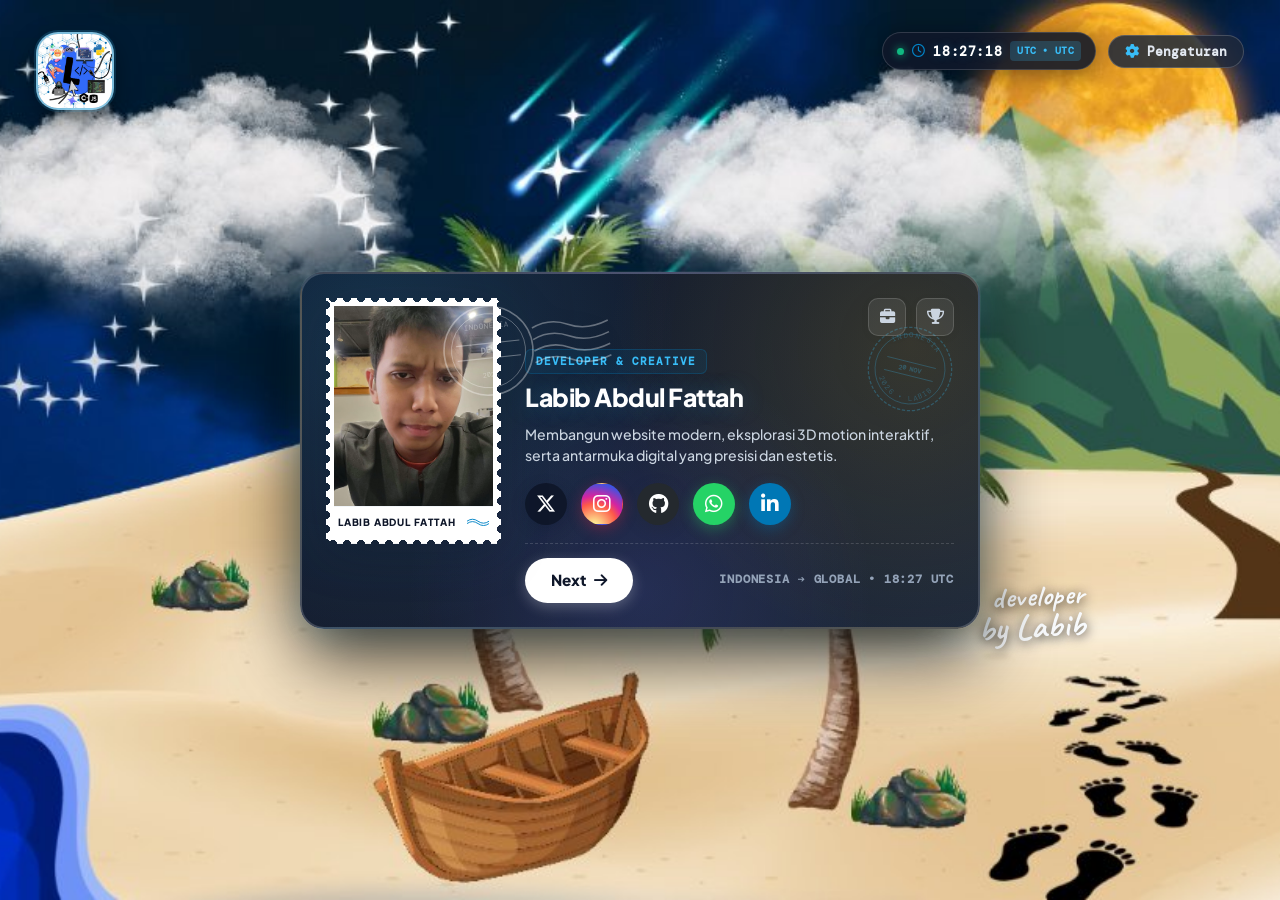
<file: portofolio my/index.html>
<!DOCTYPE html>
<html lang="id">
<head>
  <meta charset="UTF-8">
  <meta name="viewport" content="width=device-width, initial-scale=1.0">
  <title>Portofolio | Labib Abdul Fattah</title>
  
  <!-- Favicon / Tab Icon -->
  <link rel="icon" type="image/jpeg" href="assets/logo.jpg">
  <link rel="apple-touch-icon" href="assets/logo.jpg">

  <!-- Google Fonts -->
  <link rel="preconnect" href="https://fonts.googleapis.com">
  <link rel="preconnect" href="https://fonts.gstatic.com" crossorigin>
  <link href="https://fonts.googleapis.com/css2?family=Abril+Fatface&family=Caveat:wght@600;700&family=DM+Mono:ital,wght@0,400;0,500;1,400&family=DM+Serif+Display:ital@0;1&family=Playfair+Display:ital,wght@0,600;0,700;0,900;1,600&family=Plus+Jakarta+Sans:wght@300;400;500;600;700;800;900&display=swap" rel="stylesheet">
  
  <!-- Font Awesome Icons -->
  <link rel="stylesheet" href="https://cdnjs.cloudflare.com/ajax/libs/font-awesome/6.5.1/css/all.min.css">
  
  <!-- Stylesheet -->
  <link rel="stylesheet" href="style.css?v=20261125_07">
</head>
<body>

  <!-- ======================================================== -->
  <!-- 1. TAMPILAN AWAL / INTRO LANDING SCREEN                 -->
  <!-- Sesuai dengan desain mockup Labib Abdul Fattah          -->
  <!-- ======================================================== -->
  <section id="landing-screen" class="landing-screen">
    <div class="landing-background" id="landing-background"></div>

    <!-- LOGO DI POJOK KIRI ATAS (Sesuai Permintaan Lingkaran Merah) -->
    <div class="landing-top-logo" title="Logo Labib Abdul Fattah">
      <div class="top-logo-badge">
        <img src="assets/logo.jpg" alt="Logo Labib" class="top-logo-img">
        <div class="top-logo-ambient-ring"></div>
      </div>
    </div>

    <!-- TOP RIGHT: LIVE CLOCK WAKTU DAERAH & MODE TOGGLE SIANG / MALAM -->
    <div class="landing-top-right-group">
      <!-- Live Clock Waktu Daerah & Negara -->
      <div class="live-clock-badge" id="landing-live-clock" title="Waktu Nyata Daerah & Negara Anda">
        <span class="clock-live-dot"></span>
        <i class="fa-regular fa-clock clock-icon"></i>
        <span class="clock-time">11:40:40</span>
        <span class="clock-zone">WIB • ID</span>
      </div>

      <!-- Tombol Pengaturan di Layar Awal -->
      <button type="button" id="btn-open-settings-landing" class="hud-btn-pill hud-btn-settings" title="Pengaturan Portofolio">
        <i class="fa-solid fa-gear"></i> <span>Pengaturan</span>
      </button>
    </div>

    <div class="landing-content-container">
      
      <!-- HERO CARTER OGUNSOLA VINTAGE STAMP POSTCARD (Menggantikan Desain Lama Sesuai Permintaan) -->
      <div class="landing-postcard-wrapper">
        <div class="carter-postcard hero-landing-card">
          
          <!-- Postmark Faded Circle Top Right -->
          <div class="postmark-circle-top-right">
            <svg viewBox="0 0 120 120" class="svg-postmark">
              <circle cx="60" cy="60" r="50" fill="none" stroke="currentColor" stroke-width="1.5" stroke-dasharray="4,2"/>
              <circle cx="60" cy="60" r="42" fill="none" stroke="currentColor" stroke-width="1"/>
              <path id="curve-top-landing" d="M 22,60 A 38,38 0 0,1 98,60" fill="none"/>
              <path id="curve-bot-landing" d="M 22,60 A 38,38 0 0,0 98,60" fill="none"/>
              <text font-family="'DM Mono', monospace" font-size="8.5" fill="currentColor" letter-spacing="2">
                <textPath href="#curve-top-landing" startOffset="50%" text-anchor="middle">INDONESIA</textPath>
                <textPath href="#curve-bot-landing" startOffset="50%" text-anchor="middle">2026 • LABIB</textPath>
              </text>
              <line x1="30" y1="52" x2="90" y2="52" stroke="currentColor" stroke-width="1"/>
              <line x1="30" y1="68" x2="90" y2="68" stroke="currentColor" stroke-width="1"/>
              <text x="60" y="63" font-family="'DM Mono', monospace" font-size="7.5" fill="currentColor" text-anchor="middle" font-weight="bold">20 NOV</text>
            </svg>
          </div>

          <!-- Postage Stamp (Left Side) -->
          <div class="postcard-stamp-outer">
            <div class="postcard-stamp">
              <div class="stamp-photo-frame">
                <img src="assets/profile.jpg" alt="Labib Abdul Fattah" class="stamp-photo-img">
              </div>
              <div class="stamp-caption">
                <span class="stamp-name">LABIB ABDUL FATTAH</span>
                <svg class="stamp-waves" viewBox="0 0 28 10" fill="none" stroke="currentColor" stroke-width="1.2">
                  <path d="M0,4 Q7,-1 14,4 T28,4"/>
                  <path d="M0,7 Q7,2 14,7 T28,7"/>
                </svg>
              </div>
            </div>

            <!-- Rubber Cancellation Stamp Overlapping Edge -->
            <div class="stamp-ink-overlap">
              <svg viewBox="0 0 170 110" class="svg-ink-overlap">
                <circle cx="45" cy="55" r="42" fill="none" stroke="currentColor" stroke-width="1.5"/>
                <circle cx="45" cy="55" r="35" fill="none" stroke="currentColor" stroke-width="0.8"/>
                <line x1="15" y1="48" x2="75" y2="48" stroke="currentColor" stroke-width="1"/>
                <line x1="15" y1="62" x2="75" y2="62" stroke="currentColor" stroke-width="1"/>
                <text x="45" y="34" font-family="'DM Mono', monospace" font-size="7" fill="currentColor" text-anchor="middle" letter-spacing="1">INDONESIA</text>
                <text x="45" y="57" font-family="'DM Mono', monospace" font-size="8" fill="currentColor" text-anchor="middle" font-weight="bold">DEV</text>
                <text x="45" y="80" font-family="'DM Mono', monospace" font-size="6.5" fill="currentColor" text-anchor="middle">2026</text>
                <!-- Wavy horizontal lines -->
                <path d="M 88,38 Q 105,30 122,38 T 160,38" fill="none" stroke="currentColor" stroke-width="1.5"/>
                <path d="M 88,49 Q 105,41 122,49 T 160,49" fill="none" stroke="currentColor" stroke-width="1.5"/>
                <path d="M 88,60 Q 105,52 122,60 T 160,60" fill="none" stroke="currentColor" stroke-width="1.5"/>
                <path d="M 88,71 Q 105,63 122,71 T 160,71" fill="none" stroke="currentColor" stroke-width="1.5"/>
              </svg>
            </div>
          </div>

          <!-- Postcard Content (Right Side) -->
          <div class="postcard-content">
            
            <!-- Top Action Badges (Briefcase, Trophy) -->
            <div class="postcard-top-actions">
              <a href="#proyek" class="postcard-action-btn" title="Portofolio Proyek">
                <i class="fa-solid fa-briefcase"></i>
              </a>
              <a href="#keahlian" class="postcard-action-btn" title="Keahlian & Stack">
                <i class="fa-solid fa-trophy"></i>
              </a>
            </div>

            <!-- Mid-section Quote / Bio -->
            <div class="postcard-mid-body">
              <span class="tagline-badge">DEVELOPER & CREATIVE</span>
              <h2 class="postcard-bio-heading">Labib Abdul Fattah</h2>
              <p class="postcard-bio-desc">Membangun website modern, eksplorasi 3D motion interaktif, serta antarmuka digital yang presisi dan estetis.</p>
            </div>

            <!-- Social Media Icons Row: X, Instagram, WhatsApp, GitHub, LinkedIn -->
            <div class="postcard-socials">
              <a href="https://x.com" target="_blank" rel="noopener noreferrer" class="social-stamp-link x" title="X (Twitter)">
                <i class="fa-brands fa-x-twitter"></i>
              </a>
              <a href="https://instagram.com" target="_blank" rel="noopener noreferrer" class="social-stamp-link ig" title="Instagram">
                <i class="fa-brands fa-instagram"></i>
              </a>
              <a href="https://github.com" target="_blank" rel="noopener noreferrer" class="social-stamp-link gh" title="GitHub">
                <i class="fa-brands fa-github"></i>
              </a>
              <a href="https://wa.me/6281234567890" target="_blank" rel="noopener noreferrer" class="social-stamp-link wa" title="WhatsApp Chat">
                <i class="fa-brands fa-whatsapp"></i>
              </a>
              <a href="https://linkedin.com" target="_blank" rel="noopener noreferrer" class="social-stamp-link li" title="LinkedIn">
                <i class="fa-brands fa-linkedin-in"></i>
              </a>
            </div>

            <!-- Bottom Meta Strip with Next Button & Location -->
            <div class="postcard-bottom-strip">
              <div class="strip-left">
                <a href="#beranda" id="btn-next-beranda" class="postcard-pill-btn next-action-btn" title="Klik untuk lanjut ke Beranda">
                  Next <i class="fa-solid fa-arrow-right"></i>
                </a>
              </div>
              <div class="strip-location">
                <span>INDONESIA ➔ GLOBAL • <span class="postcard-clock">11:40 WIB</span></span>
              </div>
            </div>

          </div>

        </div>
      </div>

      <!-- Tanda Tangan / Watermark Developer di Pojok Bawah -->
      <div class="developer-watermark">
        <span class="dev-line1">developer</span>
        <span class="dev-line2">by Labib</span>
      </div>

    </div>
  </section>


  <!-- ======================================================== -->
  <!-- 2. HALAMAN BERANDA / 3D CYLINDER ROTATING MENU STAGE     -->
  <!-- Terinspirasi dari carterogunsola.com/lab                  -->
  <!-- ======================================================== -->
  <main id="beranda" class="beranda-screen beranda-lab-dark">
    
    <!-- BACKGROUND BERANDA DENGAN ILUSTRASI WELCOME & SPLASH WARNA -->
    <div class="beranda-background"></div>

    <!-- TOP STATUS HUD BAR -->
    <header class="lab-hud-header">
      <div class="hud-main-bar">
        <div class="hud-left-brand">
          <div class="hud-logo-wrap">
            <img src="assets/logo.jpg" alt="Logo Labib" class="hud-logo-img">
          </div>
          <span class="hud-brand-title">Labib<span class="brand-dot">.</span>dev</span>
          <span class="hud-badge-motion">© Motion</span>
        </div>

        <div class="hud-right-actions">
          <!-- MINI MUSIC PLAYER DOCK DI HEADER (Menggantikan tombol Music: Phonk lama) -->
          <div id="turntable-mini-dock" class="turntable-mini-dock hud-music-dock" title="Buka / Tutup Pemutar Kaset Vinyl">
            <div class="mini-dock-left" id="mini-dock-trigger">
              <div class="mini-vinyl-icon" id="mini-vinyl-icon">
                <i class="fa-solid fa-record-vinyl"></i>
              </div>
              <div class="mini-dock-info">
                <span class="mini-title" id="mini-song-title">Heavenly Jumpstyle</span>
                <span class="mini-status" id="mini-song-status">Buka Deck ⌃</span>
              </div>
            </div>
            <button id="btn-mini-play" class="btn-mini-play" title="Putar / Jeda Lagu">
              <i class="fa-solid fa-play" id="mini-play-icon"></i>
            </button>
          </div>

          <!-- LIVE CLOCK WAKTU DAERAH & NEGARA -->
          <div class="live-clock-badge hud-clock-badge" id="hud-live-clock" title="Waktu Nyata Daerah & Negara Anda">
            <span class="clock-live-dot"></span>
            <span class="clock-time">11:40:40</span>
            <span class="clock-zone">WIB • ID</span>
          </div>

          <button id="btn-hud-about" class="hud-btn-pill hud-btn-about" title="Profil Labib Abdul Fattah">
            <i class="fa-regular fa-id-badge"></i> <span>About</span>
          </button>

          <!-- Tombol Pengaturan (Settings Modal) -->
          <button type="button" id="btn-open-settings" class="hud-btn-pill hud-btn-settings" title="Pengaturan Portofolio">
            <i class="fa-solid fa-gear"></i> <span>Pengaturan</span>
          </button>

          <button id="btn-back-to-intro" class="hud-btn-pill hud-btn-intro" title="Kembali ke Layar Pembuka">
            <i class="fa-solid fa-arrow-left"></i> <span>Layar Awal</span>
          </button>
        </div>
      </div>
    </header>

    <!-- 3D ROTATING CYLINDER / WHEEL MENU STAGE -->
    <div class="lab-cylinder-viewport" id="lab-cylinder-viewport">
      
      <!-- Garis Horizon & Ambient Lighting -->
      <div class="cylinder-ambient-glow"></div>
      <div class="cylinder-focus-line"></div>

      <!-- Kontainer Silinder 3D Miring (Slanted 3D Carousel) -->
      <div class="lab-cylinder-stage" id="lab-cylinder-stage">
        <div class="lab-items-track" id="lab-items-track">

          <!-- Item 0: Tentang Saya -->
          <div class="lab-cylinder-item" data-index="0" data-section="tentang">
            <div class="item-inner">
              <span class="item-name">Tentang Saya</span>
              <div class="item-badges">
                <span class="badge-tag">BIO</span>
                <span class="badge-tag accent">PROFILE ↗</span>
              </div>
            </div>
          </div>

          <!-- Item 1: Keahlian & Stack -->
          <div class="lab-cylinder-item" data-index="1" data-section="keahlian">
            <div class="item-inner">
              <span class="item-name">Keahlian & Stack</span>
              <div class="item-badges">
                <span class="badge-tag">TECH</span>
                <span class="badge-tag accent">SKILLS ↗</span>
              </div>
            </div>
          </div>

          <!-- Item 2: Portofolio Proyek -->
          <div class="lab-cylinder-item" data-index="2" data-section="proyek">
            <div class="item-inner">
              <span class="item-name">Portofolio Proyek</span>
              <div class="item-badges">
                <span class="badge-tag">3D</span>
                <span class="badge-tag new">NEW ↗</span>
              </div>
            </div>
          </div>

          <!-- Item 3: Creative Motion Lab -->
          <div class="lab-cylinder-item" data-index="3" data-section="motion-lab">
            <div class="item-inner">
              <span class="item-name">Creative Motion</span>
              <div class="item-badges">
                <span class="badge-tag">LAB</span>
                <span class="badge-tag accent">MOTION ↗</span>
              </div>
            </div>
          </div>

          <!-- Item 4: Kontak Saya -->
          <div class="lab-cylinder-item" data-index="4" data-section="kontak">
            <div class="item-inner">
              <span class="item-name">Hubungi Saya</span>
              <div class="item-badges">
                <span class="badge-tag">CONNECT</span>
                <span class="badge-tag new">COLLAB ↗</span>
              </div>
            </div>
          </div>

          <!-- Item 5: Layar Awal -->
          <div class="lab-cylinder-item" data-index="5" data-section="intro">
            <div class="item-inner">
              <span class="item-name">Layar Pembuka</span>
              <div class="item-badges">
                <span class="badge-tag">RESET</span>
                <span class="badge-tag">INTRO ↗</span>
              </div>
            </div>
          </div>

        </div>
      </div>
    </div>

    <!-- BOTTOM CONTROLS & STATUS FOOTER -->
    <footer class="lab-hud-footer">
      <div class="hud-channel-counter">
        <span class="counter-label">INDEX ::</span> 
        <strong id="hud-active-num" class="active-num">01</strong> / 06 
        <button id="btn-open-active-detail" class="btn-open-detail" title="Buka Detail Bagian Ini">
          Buka Detail <i class="fa-solid fa-arrow-up-right-from-square"></i>
        </button>
      </div>
    </footer>


    <!-- ======================================================== -->
    <!-- SLIDE-OVER DETAIL DRAWER UNTUK KONTEN LENGKAP            -->
    <!-- (Terbuka saat item diklik atau tombol Buka Detail)      -->
    <!-- ======================================================== -->
    <div id="lab-detail-drawer" class="lab-detail-drawer" aria-hidden="true">
      <div class="drawer-overlay" id="drawer-overlay"></div>
      
      <div class="drawer-content-box">
        <!-- Header Drawer -->
        <div class="drawer-header">
          <div class="drawer-header-left">
            <span class="drawer-tag" id="drawer-section-tag">SECTION DETAIL</span>
            <h2 class="drawer-title" id="drawer-section-title">Detail Konten</h2>
          </div>
          <button id="drawer-close-btn" class="drawer-close-btn" title="Tutup Panel (Esc)">
            <i class="fa-solid fa-xmark"></i>
          </button>
        </div>

        <!-- Scrollable Content Body -->
        <div class="drawer-scroll-body" id="drawer-scroll-body">
          
          <!-- KONTEN: TENTANG SAYA -->
          <div id="content-tentang" class="drawer-section-view">
            
            <!-- CARTER OGUNSOLA STYLE VINTAGE STAMP POSTCARD -->
            <div class="carter-postcard-wrapper">
              <div class="carter-postcard hero-landing-card">
                
                <!-- Faded Circular Postmark Watermark Top Right -->
                <div class="postmark-circle-top-right">
                  <svg viewBox="0 0 120 120" class="svg-postmark">
                    <circle cx="60" cy="60" r="50" fill="none" stroke="currentColor" stroke-width="1.5" stroke-dasharray="4,2"/>
                    <circle cx="60" cy="60" r="42" fill="none" stroke="currentColor" stroke-width="1"/>
                    <path id="curve-top-idx" d="M 22,60 A 38,38 0 0,1 98,60" fill="none"/>
                    <path id="curve-bot-idx" d="M 22,60 A 38,38 0 0,0 98,60" fill="none"/>
                    <text font-family="'DM Mono', monospace" font-size="8.5" fill="currentColor" letter-spacing="2">
                      <textPath href="#curve-top-idx" startOffset="50%" text-anchor="middle">INDONESIA</textPath>
                      <textPath href="#curve-bot-idx" startOffset="50%" text-anchor="middle">2026 • LABIB</textPath>
                    </text>
                    <line x1="30" y1="52" x2="90" y2="52" stroke="currentColor" stroke-width="1"/>
                    <line x1="30" y1="68" x2="90" y2="68" stroke="currentColor" stroke-width="1"/>
                    <text x="60" y="63" font-family="'DM Mono', monospace" font-size="7.5" fill="currentColor" text-anchor="middle" font-weight="bold">20 NOV</text>
                  </svg>
                </div>

                <!-- Postage Stamp (Left Side) -->
                <div class="postcard-stamp-outer">
                  <div class="postcard-stamp">
                    <div class="stamp-photo-frame">
                      <img src="assets/profile.jpg" alt="Labib Abdul Fattah" class="stamp-photo-img">
                    </div>
                    <div class="stamp-caption">
                      <span class="stamp-name">LABIB ABDUL FATTAH</span>
                      <svg class="stamp-waves" viewBox="0 0 28 10" fill="none" stroke="currentColor" stroke-width="1.2">
                        <path d="M0,4 Q7,-1 14,4 T28,4"/>
                        <path d="M0,7 Q7,2 14,7 T28,7"/>
                      </svg>
                    </div>
                  </div>

                  <!-- Rubber Cancellation Stamp Overlapping Edge -->
                  <div class="stamp-ink-overlap">
                    <svg viewBox="0 0 170 110" class="svg-ink-overlap">
                      <circle cx="45" cy="55" r="42" fill="none" stroke="currentColor" stroke-width="1.5"/>
                      <circle cx="45" cy="55" r="35" fill="none" stroke="currentColor" stroke-width="0.8"/>
                      <line x1="15" y1="48" x2="75" y2="48" stroke="currentColor" stroke-width="1"/>
                      <line x1="15" y1="62" x2="75" y2="62" stroke="currentColor" stroke-width="1"/>
                      <text x="45" y="34" font-family="'DM Mono', monospace" font-size="7" fill="currentColor" text-anchor="middle" letter-spacing="1">INDONESIA</text>
                      <text x="45" y="57" font-family="'DM Mono', monospace" font-size="8" fill="currentColor" text-anchor="middle" font-weight="bold">DEV</text>
                      <text x="45" y="80" font-family="'DM Mono', monospace" font-size="6.5" fill="currentColor" text-anchor="middle">2026</text>
                      <!-- Wavy horizontal lines -->
                      <path d="M 88,38 Q 105,30 122,38 T 160,38" fill="none" stroke="currentColor" stroke-width="1.5"/>
                      <path d="M 88,49 Q 105,41 122,49 T 160,49" fill="none" stroke="currentColor" stroke-width="1.5"/>
                      <path d="M 88,60 Q 105,52 122,60 T 160,60" fill="none" stroke="currentColor" stroke-width="1.5"/>
                      <path d="M 88,71 Q 105,63 122,71 T 160,71" fill="none" stroke="currentColor" stroke-width="1.5"/>
                    </svg>
                  </div>
                </div>

                <!-- Postcard Content (Right Side) -->
                <div class="postcard-content">
                  
                  <!-- Top Action Badges (Briefcase, Trophy) -->
                  <div class="postcard-top-actions">
                    <button type="button" class="postcard-action-btn" onclick="openSectionDrawer('proyek')" title="Portofolio Proyek">
                      <i class="fa-solid fa-briefcase"></i>
                    </button>
                    <button type="button" class="postcard-action-btn" onclick="openSectionDrawer('keahlian')" title="Keahlian & Stack">
                      <i class="fa-solid fa-trophy"></i>
                    </button>
                  </div>

                  <!-- Mid-section Quote / Bio -->
                  <div class="postcard-mid-body">
                    <span class="tagline-badge">DEVELOPER & CREATIVE</span>
                    <h3 class="postcard-bio-heading">Labib Abdul Fattah</h3>
                    <p class="postcard-bio-desc">Membangun website modern, eksplorasi 3D motion interaktif, serta antarmuka digital yang presisi dan estetis.</p>
                  </div>

                  <!-- Social Media Icons Row: IG, WA, GitHub, LinkedIn, X -->
                  <div class="postcard-socials">
                    <a href="https://x.com" target="_blank" rel="noopener noreferrer" class="social-stamp-link x" title="X (Twitter)">
                      <i class="fa-brands fa-x-twitter"></i>
                    </a>
                    <a href="https://instagram.com" target="_blank" rel="noopener noreferrer" class="social-stamp-link ig" title="Instagram">
                      <i class="fa-brands fa-instagram"></i>
                    </a>
                    <a href="https://github.com" target="_blank" rel="noopener noreferrer" class="social-stamp-link gh" title="GitHub">
                      <i class="fa-brands fa-github"></i>
                    </a>
                    <a href="https://wa.me/6281234567890" target="_blank" rel="noopener noreferrer" class="social-stamp-link wa" title="WhatsApp Chat">
                      <i class="fa-brands fa-whatsapp"></i>
                    </a>
                    <a href="https://linkedin.com" target="_blank" rel="noopener noreferrer" class="social-stamp-link li" title="LinkedIn">
                      <i class="fa-brands fa-linkedin-in"></i>
                    </a>
                  </div>

                  <!-- Bottom Meta Strip -->
                  <div class="postcard-bottom-strip">
                    <div class="strip-left">
                      <button type="button" class="postcard-pill-btn" onclick="document.getElementById('bio-details-grid').scrollIntoView({behavior:'smooth'})" title="Lihat Detail Bio">
                        About me
                      </button>
                      <div class="strip-badge-role">
                        <i class="fa-solid fa-paper-plane plane-icon"></i>
                        <span class="role-text">lucid wren</span>
                      </div>
                    </div>
                    <div class="strip-location">
                      <span>INDONESIA ➔ GLOBAL</span>
                    </div>
                  </div>

                </div>

              </div>
            </div>

            <div class="drawer-cards-grid" id="bio-details-grid">
              <div class="drawer-card">
                <h4><i class="fa-solid fa-code"></i> Fokus Utama</h4>
                <p>Membangun website modern yang bersih, responsif, memiliki estetika visual tinggi, serta ramah pengguna.</p>
              </div>
              <div class="drawer-card">
                <h4><i class="fa-solid fa-compass-drafting"></i> Minat & Eksplorasi</h4>
                <p>Motion UI, micro-interactions, 3D web experiences, dan arsitektur frontend terkini.</p>
              </div>
            </div>
          </div>

          <!-- KONTEN: KEAHLIAN & STACK -->
          <div id="content-keahlian" class="drawer-section-view hidden">
            <div class="section-intro-text">
              <h3>Kemampuan & Alat Pengembangan</h3>
              <p>Teknologi dan peralatan yang saya gunakan dalam merancang antarmuka serta mengembangkan solusi digital:</p>
            </div>

            <div class="skills-grid-drawer">
              <div class="skill-pill-card">
                <div class="skill-pill-icon html-color"><i class="fa-brands fa-html5"></i></div>
                <div>
                  <strong>HTML5</strong>
                  <span>Struktur Semantik & SEO</span>
                </div>
              </div>
              <div class="skill-pill-card">
                <div class="skill-pill-icon css-color"><i class="fa-brands fa-css3-alt"></i></div>
                <div>
                  <strong>CSS3 & Layout</strong>
                  <span>Flexbox, Grid, Animasi 3D</span>
                </div>
              </div>
              <div class="skill-pill-card">
                <div class="skill-pill-icon js-color"><i class="fa-brands fa-js"></i></div>
                <div>
                  <strong>JavaScript</strong>
                  <span>DOM, Interaktivitas, Web Audio</span>
                </div>
              </div>
              <div class="skill-pill-card">
                <div class="skill-pill-icon php-color"><i class="fa-brands fa-php"></i></div>
                <div>
                  <strong>PHP Backend</strong>
                  <span>Server-side scripting & data</span>
                </div>
              </div>
              <div class="skill-pill-card">
                <div class="skill-pill-icon py-color"><i class="fa-brands fa-python"></i></div>
                <div>
                  <strong>Python</strong>
                  <span>Logika, otomatisasi & eksperimen</span>
                </div>
              </div>
              <div class="skill-pill-card">
                <div class="skill-pill-icon design-color"><i class="fa-solid fa-wand-magic-sparkles"></i></div>
                <div>
                  <strong>UI / UX Design</strong>
                  <span>Desain estetis & tata letak visual</span>
                </div>
              </div>
              <div class="skill-pill-card">
                <div class="skill-pill-icon git-color"><i class="fa-brands fa-git-alt"></i></div>
                <div>
                  <strong>Git & GitHub</strong>
                  <span>Version control & kolaborasi</span>
                </div>
              </div>
              <div class="skill-pill-card">
                <div class="skill-pill-icon responsive-color"><i class="fa-solid fa-mobile-screen"></i></div>
                <div>
                  <strong>Responsive Design</strong>
                  <span>Tampilan sempurna di HP & PC</span>
                </div>
              </div>
            </div>
          </div>

          <!-- KONTEN: PORTOFOLIO PROYEK -->
          <div id="content-proyek" class="drawer-section-view hidden">
            <div class="section-intro-text">
              <h3>Karya & Eksplorasi Portofolio</h3>
              <p>Berikut beberapa karya terkemuka yang telah dirancang dan dikembangkan:</p>
            </div>

            <div class="projects-list-drawer">
              <!-- Proyek 1 -->
              <article class="drawer-project-item">
                <div class="drawer-proj-img">
                  <img src="assets/mockup-reference.jpg" alt="Landing Screen Portofolio">
                  <span class="badge-tag-mini">FEATURED</span>
                </div>
                <div class="drawer-proj-info">
                  <div class="proj-tech-tags">
                    <span>HTML5</span><span>CSS3 Motion</span><span>JavaScript</span>
                  </div>
                  <h4>Interactive Landing Screen & 3D Wheel</h4>
                  <p>Portofolio personal dengan layar pembuka interaktif tombol Next dan silinder menu 3D putar berestetika modern.</p>
                </div>
              </article>

              <!-- Proyek 2 -->
              <article class="drawer-project-item">
                <div class="drawer-proj-placeholder">
                  <i class="fa-solid fa-code"></i>
                </div>
                <div class="drawer-proj-info">
                  <div class="proj-tech-tags">
                    <span>Web App</span><span>Interactive</span>
                  </div>
                  <h4>Proyek Inovasi Digital Berikutnya</h4>
                  <p>Ruang untuk karya atau proyek baru Labib. Judul, gambar, dan tautan dapat kamu tambahkan di sini kapan saja.</p>
                </div>
              </article>

              <!-- Proyek 3 -->
              <article class="drawer-project-item">
                <div class="drawer-proj-placeholder">
                  <i class="fa-solid fa-palette"></i>
                </div>
                <div class="drawer-proj-info">
                  <div class="proj-tech-tags">
                    <span>UI / UX</span><span>Motion UI</span>
                  </div>
                  <h4>Konsep Antarmuka Visual Kreatif</h4>
                  <p>Studi eksplorasi tata letak visual, kombinasi tipografi dinamis, serta navigasi interaktif kelas dunia.</p>
                </div>
              </article>
            </div>
          </div>

          <!-- KONTEN: CREATIVE MOTION LAB -->
          <div id="content-motion-lab" class="drawer-section-view hidden">
            <div class="section-intro-text">
              <h3>Creative Motion Lab</h3>
              <p>Eksperimen interaktif motion dan UI yang dibangun dengan prinsip hardware design:</p>
            </div>

            <div class="lab-experiments-grid">
              <div class="lab-card">
                <span class="lab-card-tag">PHYSICS</span>
                <h4>3D Rotating Cylinder Wheel</h4>
                <p>Silinder navigasi 3D miring dengan inersia lemparan momentum, rotasi halus, dan efek suara klik mekanik analog.</p>
              </div>
              <div class="lab-card">
                <span class="lab-card-tag">AUDIO API</span>
                <h4>Mechanical Detent Clicks</h4>
                <p>Suara tik analog frekuensi segitiga yang disintesis langsung menggunakan Web Audio API tanpa perlu aset file eksternal.</p>
              </div>
              <div class="lab-card">
                <span class="lab-card-tag">SHIMMER</span>
                <h4>Gradient Light Sweep</h4>
                <p>Pendaran cahaya gradasi yang bergerak melintasi nama dan tombol secara terus-menerus.</p>
              </div>
            </div>
          </div>

          <!-- KONTEN: KONTAK SAYA -->
          <div id="content-kontak" class="drawer-section-view hidden">
            <div class="section-intro-text">
              <h3>Mari Terhubung & Berkolaborasi</h3>
              <p>Punya ide menarik atau proyek yang ingin didiskusikan? Kirimkan pesan sekarang:</p>
            </div>

            <div class="drawer-contact-layout">
              <div class="drawer-contact-cards">
                <div class="contact-pill-item">
                  <i class="fa-solid fa-envelope"></i>
                  <div>
                    <strong>Email</strong>
                    <p>labibabdulfattah@example.com</p>
                  </div>
                </div>
                <div class="contact-pill-item">
                  <i class="fa-brands fa-whatsapp"></i>
                  <div>
                    <strong>WhatsApp</strong>
                    <p>Siap untuk konsultasi & kerja sama</p>
                  </div>
                </div>
                <div class="contact-pill-item">
                  <i class="fa-solid fa-location-dot"></i>
                  <div>
                    <strong>Lokasi</strong>
                    <p>Indonesia</p>
                  </div>
                </div>
              </div>

              <!-- Form Kirim Pesan -->
              <form class="drawer-contact-form" onsubmit="event.preventDefault(); alert('Terima kasih! Pesan kamu siap dikirim.');">
                <div class="form-group-dark">
                  <label>Nama Kamu</label>
                  <input type="text" placeholder="Tuliskan nama kamu..." required>
                </div>
                <div class="form-group-dark">
                  <label>Email</label>
                  <input type="email" placeholder="nama@email.com" required>
                </div>
                <div class="form-group-dark">
                  <label>Pesan</label>
                  <textarea rows="3" placeholder="Tuliskan ide atau pesanmu..." required></textarea>
                </div>
                <button type="submit" class="btn-send-dark">
                  <i class="fa-regular fa-paper-plane"></i> Kirim Pesan
                </button>
              </form>
            </div>
          </div>

        </div>
      </div>
    </div>

    <!-- ======================================================== -->
    <!-- TURNTABLE VINYL MUSIC PLAYER WIDGET (CARTER OGUNSOLA)     -->
    <!-- Menampilkan Kaset / Vinyl Heavenly Jumpstyle               -->
    <!-- Default: Tertutup (is-minimized), hanya buka saat diklik  -->
    <!-- ======================================================== -->
    <div id="turntable-widget" class="turntable-deck-widget is-minimized" aria-label="Pemutar Musik Piringan Hitam">
      <div class="turntable-deck-header">
        <div class="deck-top-info">
          <div class="deck-brand-pill">
            <span class="deck-status-dot" id="music-deck-dot"></span>
            <span class="deck-badge-brand">LABIB DECK • MK-II</span>
          </div>
          <div class="deck-header-actions">
            <label for="music-file-input" class="deck-btn-file" title="Pilih lagu MP3 dari komputermu">
              <i class="fa-solid fa-folder-open"></i> <span>Pilih MP3</span>
            </label>
            <input type="file" id="music-file-input" accept="audio/*" style="display: none;">
            <button id="turntable-close-btn" class="deck-btn-close" title="Tutup / Sembunyikan Player (✕)">
              <i class="fa-solid fa-xmark"></i>
            </button>
          </div>
        </div>
      </div>

      <div class="turntable-body-interactive">
        <div class="turntable-platter-area">
          <!-- Piringan Hitam (Vinyl Record) -->
          <div class="vinyl-platter-wrapper">
            <div class="vinyl-record" id="vinyl-disc">
              <div class="vinyl-groove-rings"></div>
              <!-- Center Label dengan Gambar Kaset / Anime Heavenly Jumpstyle -->
              <div class="vinyl-center-label">
                <img src="assets/music-album-art.jpg" alt="Heavenly Jumpstyle" class="vinyl-art-img" id="vinyl-cover-img">
                <div class="vinyl-spindle-hole"></div>
              </div>
              <!-- Pantulan Kilap Piringan Hitam -->
              <div class="vinyl-light-sheen"></div>
            </div>
          </div>

          <!-- Jarum / Tonearm Pemutar Piringan Hitam -->
          <div class="turntable-tonearm" id="turntable-arm">
            <div class="tonearm-base">
              <div class="tonearm-pivot"></div>
            </div>
            <div class="tonearm-rod">
              <div class="tonearm-headshell">
                <div class="tonearm-stylus"></div>
              </div>
            </div>
          </div>

          <!-- Speed 33/45 RPM Indicator -->
          <div class="turntable-speed-controls">
            <button type="button" class="speed-btn active" id="btn-speed-33">33 RPM</button>
            <button type="button" class="speed-btn" id="btn-speed-45">45 RPM</button>
          </div>
        </div>

        <!-- Layar Metadata & Kontrol Musik (Persis Mockup Gambar) -->
        <div class="turntable-meta-screen">
          <div class="meta-row-status">
            <div class="radio-status">
              <span class="radio-led" id="music-led"></span>
              <span id="music-radio-status">RADIO :: OFF-AIR</span>
            </div>
            <div class="meta-rotation">
              ROTATION :: <strong class="text-glow" id="music-rotation-label">DRAKE × 14</strong>
            </div>
          </div>

          <div class="meta-row-song">
            <div class="song-info">
              <h4 class="song-title" id="music-song-title">Heavenly Jumpstyle</h4>
              <span class="song-artist" id="music-song-artist">Zirect Label • Phonk / Jumpstyle</span>
            </div>
            <div class="meta-badge-genre">
              <span id="music-genre-tag">PHONK</span>
            </div>
          </div>

          <!-- Playlist Selector Pills (Pilihan Lagu) -->
          <div class="turntable-playlist-strip" id="turntable-playlist-strip">
            <button type="button" class="track-pill active" data-track="0">1. Heavenly Jumpstyle</button>
            <button type="button" class="track-pill" data-track="1">2. Brazilian Hardstyle</button>
            <button type="button" class="track-pill" data-track="2">3. Night City Drift</button>
            <button type="button" class="track-pill" data-track="3">4. Carter Lab Lo-Fi</button>
          </div>

          <!-- Progress Bar & Time -->
          <div class="turntable-progress-wrap">
            <div class="progress-track" id="turntable-progress-track">
              <div class="progress-fill" id="turntable-progress-fill"></div>
            </div>
            <div class="progress-times">
              <span id="music-time-curr">00:00</span>
              <span id="music-time-total">04:15</span>
            </div>
          </div>

          <!-- Action Bar: Prev, Play/Pause, Next, Visualizer, Volume -->
          <div class="turntable-controls-bar">
            <div class="deck-play-group">
              <button id="btn-music-prev" class="btn-deck-skip" title="Lagu Sebelumnya">
                <i class="fa-solid fa-backward-step"></i>
              </button>
              <button id="btn-music-play" class="btn-deck-play" title="Mainkan / Jeda Musik">
                <i class="fa-solid fa-play" id="music-play-icon"></i>
              </button>
              <button id="btn-music-next" class="btn-deck-skip" title="Lagu Selanjutnya">
                <i class="fa-solid fa-forward-step"></i>
              </button>
            </div>

            <!-- Live Visualizer Equalizer Bars -->
            <div class="turntable-visualizer" id="turntable-visualizer">
              <span class="v-bar"></span>
              <span class="v-bar"></span>
              <span class="v-bar"></span>
              <span class="v-bar"></span>
              <span class="v-bar"></span>
              <span class="v-bar"></span>
              <span class="v-bar"></span>
              <span class="v-bar"></span>
            </div>

            <!-- Volume Slider -->
            <div class="deck-volume-wrap" title="Pengatur Volume">
              <i class="fa-solid fa-volume-high text-muted" id="volume-icon"></i>
              <input type="range" id="deck-volume" min="0" max="100" value="80" class="deck-volume-slider">
            </div>
          </div>
        </div>
      </div>

      <!-- Hidden Audio Player for Real MP3 Playback -->
      <audio id="real-audio-player" preload="auto"></audio>
    </div>

  </main>

  <!-- ======================================================== -->
  <!-- MODAL PENGATURAN (SETTINGS MODAL)                        -->
  <!-- Tempat Pengaturan Tema Mode Malam, Efek Audio, & Wilayah -->
  <!-- ======================================================== -->
  <div id="portfolio-settings-modal" class="settings-modal" aria-hidden="true">
    <div class="settings-modal-backdrop" id="settings-modal-backdrop"></div>
    <div class="settings-modal-card" role="dialog" aria-modal="true" aria-labelledby="settings-modal-title">
      
      <!-- Modal Header -->
      <div class="settings-modal-header">
        <div class="settings-title-wrap">
          <div class="settings-icon-badge">
            <i class="fa-solid fa-sliders"></i>
          </div>
          <div>
            <h3 id="settings-modal-title" class="settings-title">Pengaturan</h3>
            <p class="settings-subtitle">Personalisasi tema, suara, dan waktu sistem</p>
          </div>
        </div>
        <button type="button" class="btn-settings-close" id="btn-settings-close" title="Tutup Pengaturan">
          <i class="fa-solid fa-xmark"></i>
        </button>
      </div>

      <!-- Modal Body -->
      <div class="settings-modal-body">
        
        <!-- Pengaturan 1: Tema Mode Siang / Malam / Otomatis -->
        <div class="settings-item-group">
          <div class="settings-item-label">
            <div class="label-heading">
              <i class="fa-solid fa-circle-half-stroke text-accent"></i>
              <strong>Tema Tampilan</strong>
            </div>
            <span class="label-desc">Pilih suasana siang cerah, malam berbintang, atau biarkan berganti otomatis sesuai jam daerah Anda</span>
          </div>

          <div class="settings-theme-selector" role="group" aria-label="Pilih Mode Tema">
            <button type="button" class="theme-option-btn mode-btn active" data-mode="day" title="Mode Siang">
              <div class="theme-icon-wrap"><i class="fa-solid fa-sun"></i></div>
              <div class="theme-text">
                <span class="theme-name">Siang</span>
                <span class="theme-sub">Pantai Cerah</span>
              </div>
            </button>

            <button type="button" class="theme-option-btn mode-btn" data-mode="night" title="Mode Malam">
              <div class="theme-icon-wrap"><i class="fa-solid fa-moon"></i></div>
              <div class="theme-text">
                <span class="theme-name">Malam</span>
                <span class="theme-sub">Bulan & Bintang</span>
              </div>
            </button>

            <button type="button" class="theme-option-btn mode-btn" data-mode="auto" title="Mode Otomatis Sesuai Waktu Lokal">
              <div class="theme-icon-wrap"><i class="fa-solid fa-clock-rotate-left"></i></div>
              <div class="theme-text">
                <span class="theme-name">Otomatis</span>
                <span class="theme-sub">Waktu Daerah</span>
              </div>
            </button>
          </div>
        </div>

        <!-- Pengaturan 2: Efek Suara Analog -->
        <div class="settings-item-group">
          <div class="settings-item-label">
            <div class="label-heading">
              <i class="fa-solid fa-volume-high text-cyan"></i>
              <strong>Efek Suara Analog</strong>
            </div>
            <span class="label-desc">Suara klik mekanikal saat scroll silinder menu dan navigasi</span>
          </div>

          <button type="button" class="settings-toggle-switch is-active" id="btn-settings-sound-toggle" aria-pressed="true">
            <span class="switch-status" id="settings-sound-label">Audio: AKTIF</span>
            <span class="switch-indicator"></span>
          </button>
        </div>

        <!-- Pengaturan 3: Informasi Wilayah & Waktu Real-Time -->
        <div class="settings-info-box">
          <div class="info-row">
            <span class="info-label"><i class="fa-solid fa-earth-asia"></i> Wilayah & Zona:</span>
            <span class="info-val" id="settings-detected-region">Indonesia • WIB (Asia/Jakarta)</span>
          </div>
          <div class="info-row">
            <span class="info-label"><i class="fa-regular fa-clock"></i> Jam Real-Time:</span>
            <span class="info-val clock-time" id="settings-clock-preview">12:55:00</span>
          </div>
        </div>

      </div>

      <!-- Modal Footer -->
      <div class="settings-modal-footer">
        <button type="button" class="btn-settings-done" id="btn-settings-done">
          <i class="fa-solid fa-check"></i> Selesai
        </button>
      </div>

    </div>
  </div>

  <!-- JavaScript -->
  <script src="script.js?v=20261125_07"></script>
</body>
</html>
</file>
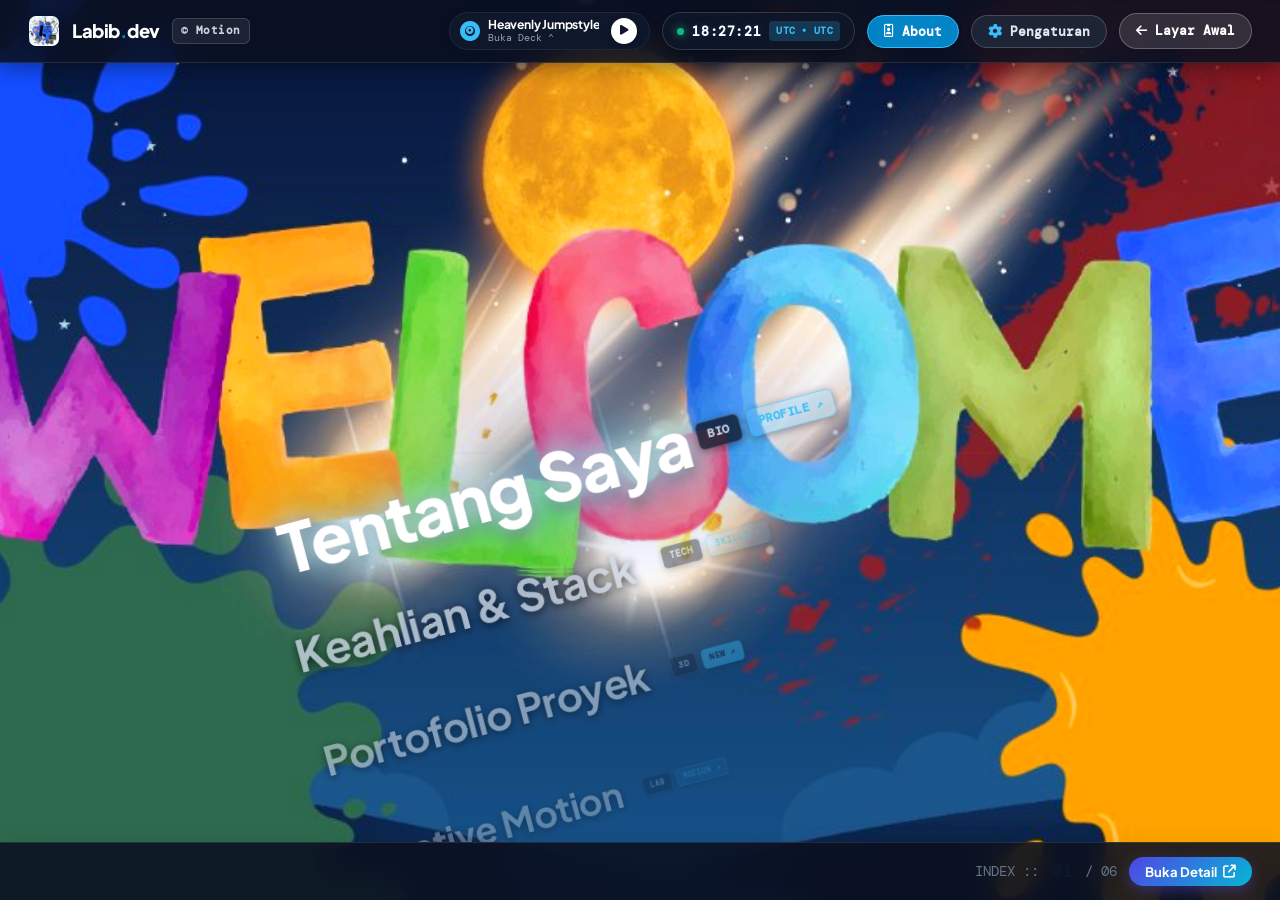
<file: portofolio my/beranda.html>
<!DOCTYPE html>
<html lang="id">

<head>
  <meta charset="UTF-8">
  <meta name="viewport" content="width=device-width, initial-scale=1.0">
  <title>Beranda Portofolio | Labib Abdul Fattah</title>

  <!-- Favicon / Tab Icon -->
  <link rel="icon" type="image/jpeg" href="assets/logo.jpg">
  <link rel="apple-touch-icon" href="assets/logo.jpg">

  <!-- Google Fonts -->
  <link rel="preconnect" href="https://fonts.googleapis.com">
  <link rel="preconnect" href="https://fonts.gstatic.com" crossorigin>
  <link
    href="https://fonts.googleapis.com/css2?family=Abril+Fatface&family=Caveat:wght@600;700&family=DM+Mono:ital,wght@0,400;0,500;1,400&family=DM+Serif+Display:ital@0;1&family=Playfair+Display:ital,wght@0,600;0,700;0,900;1,600&family=Plus+Jakarta+Sans:wght@300;400;500;600;700;800;900&display=swap"
    rel="stylesheet">

  <!-- Font Awesome Icons -->
  <link rel="stylesheet" href="https://cdnjs.cloudflare.com/ajax/libs/font-awesome/6.5.1/css/all.min.css">

  <!-- Stylesheet -->
  <link rel="stylesheet" href="style.css?v=20261125_07">
</head>

<body style="overflow: hidden;">

  <!-- ======================================================== -->
  <!-- HALAMAN BERANDA / 3D CYLINDER ROTATING MENU STAGE        -->
  <!-- Terinspirasi dari carterogunsola.com/lab                  -->
  <!-- ======================================================== -->
  <main id="beranda" class="beranda-screen beranda-lab-dark">

    <!-- BACKGROUND BERANDA DENGAN ILUSTRASI WELCOME & SPLASH WARNA -->
    <div class="beranda-background"></div>

    <!-- TOP STATUS HUD BAR -->
    <header class="lab-hud-header">
      <div class="hud-main-bar">
        <div class="hud-left-brand">
          <div class="hud-logo-wrap">
            <img src="assets/logo.jpg" alt="Logo Labib" class="hud-logo-img">
          </div>
          <span class="hud-brand-title">Labib<span class="brand-dot">.</span>dev</span>
          <span class="hud-badge-motion">© Motion</span>
        </div>

        <div class="hud-right-actions">
          <!-- MINI MUSIC PLAYER DOCK DI HEADER (Menggantikan tombol Music: Phonk lama) -->
          <div id="turntable-mini-dock" class="turntable-mini-dock hud-music-dock" title="Buka / Tutup Pemutar Kaset Vinyl">
            <div class="mini-dock-left" id="mini-dock-trigger">
              <div class="mini-vinyl-icon" id="mini-vinyl-icon">
                <i class="fa-solid fa-record-vinyl"></i>
              </div>
              <div class="mini-dock-info">
                <span class="mini-title" id="mini-song-title">Heavenly Jumpstyle</span>
                <span class="mini-status" id="mini-song-status">Buka Deck ⌃</span>
              </div>
            </div>
            <button id="btn-mini-play" class="btn-mini-play" title="Putar / Jeda Lagu">
              <i class="fa-solid fa-play" id="mini-play-icon"></i>
            </button>
          </div>

          <!-- LIVE CLOCK WAKTU DAERAH & NEGARA -->
          <div class="live-clock-badge hud-clock-badge" id="hud-live-clock" title="Waktu Nyata Daerah & Negara Anda">
            <span class="clock-live-dot"></span>
            <span class="clock-time">11:40:40</span>
            <span class="clock-zone">WIB • ID</span>
          </div>

          <button id="btn-hud-about" class="hud-btn-pill hud-btn-about" title="Profil Labib Abdul Fattah">
            <i class="fa-regular fa-id-badge"></i> <span>About</span>
          </button>

          <!-- Tombol Pengaturan (Settings Modal) -->
          <button type="button" id="btn-open-settings" class="hud-btn-pill hud-btn-settings" title="Pengaturan Portofolio">
            <i class="fa-solid fa-gear"></i> <span>Pengaturan</span>
          </button>

          <a href="index.html" class="hud-btn-pill hud-btn-intro" title="Kembali ke Layar Pembuka">
            <i class="fa-solid fa-arrow-left"></i> <span>Layar Awal</span>
          </a>
        </div>
      </div>
    </header>

    <!-- 3D ROTATING CYLINDER / WHEEL MENU STAGE -->
    <div class="lab-cylinder-viewport" id="lab-cylinder-viewport">
      <div class="cylinder-ambient-glow"></div>
      <div class="cylinder-focus-line"></div>

      <div class="lab-cylinder-stage" id="lab-cylinder-stage">
        <div class="lab-items-track" id="lab-items-track">

          <div class="lab-cylinder-item" data-index="0" data-section="tentang">
            <div class="item-inner">
              <span class="item-name">Tentang Saya</span>
              <div class="item-badges">
                <span class="badge-tag">BIO</span>
                <span class="badge-tag accent">PROFILE ↗</span>
              </div>
            </div>
          </div>

          <div class="lab-cylinder-item" data-index="1" data-section="keahlian">
            <div class="item-inner">
              <span class="item-name">Keahlian & Stack</span>
              <div class="item-badges">
                <span class="badge-tag">TECH</span>
                <span class="badge-tag accent">SKILLS ↗</span>
              </div>
            </div>
          </div>

          <div class="lab-cylinder-item" data-index="2" data-section="proyek">
            <div class="item-inner">
              <span class="item-name">Portofolio Proyek</span>
              <div class="item-badges">
                <span class="badge-tag">3D</span>
                <span class="badge-tag new">NEW ↗</span>
              </div>
            </div>
          </div>

          <div class="lab-cylinder-item" data-index="3" data-section="motion-lab">
            <div class="item-inner">
              <span class="item-name">Creative Motion</span>
              <div class="item-badges">
                <span class="badge-tag">LAB</span>
                <span class="badge-tag accent">MOTION ↗</span>
              </div>
            </div>
          </div>

          <div class="lab-cylinder-item" data-index="4" data-section="kontak">
            <div class="item-inner">
              <span class="item-name">Hubungi Saya</span>
              <div class="item-badges">
                <span class="badge-tag">CONNECT</span>
                <span class="badge-tag new">COLLAB ↗</span>
              </div>
            </div>
          </div>

          <div class="lab-cylinder-item" data-index="5" data-section="intro">
            <div class="item-inner">
              <span class="item-name">Layar Pembuka</span>
              <div class="item-badges">
                <span class="badge-tag">RESET</span>
                <span class="badge-tag">INTRO ↗</span>
              </div>
            </div>
          </div>

        </div>
      </div>
    </div>

    <!-- BOTTOM CONTROLS & STATUS FOOTER -->
    <footer class="lab-hud-footer">
      <div class="hud-channel-counter">
        <span class="counter-label">INDEX ::</span>
        <strong id="hud-active-num" class="active-num">01</strong> / 06
        <button id="btn-open-active-detail" class="btn-open-detail" title="Buka Detail Bagian Ini">
          Buka Detail <i class="fa-solid fa-arrow-up-right-from-square"></i>
        </button>
      </div>
    </footer>

    <!-- SLIDE-OVER DETAIL DRAWER UNTUK KONTEN LENGKAP -->
    <div id="lab-detail-drawer" class="lab-detail-drawer" aria-hidden="true">
      <div class="drawer-overlay" id="drawer-overlay"></div>

      <div class="drawer-content-box">
        <div class="drawer-header">
          <div class="drawer-header-left">
            <span class="drawer-tag" id="drawer-section-tag">SECTION DETAIL</span>
            <h2 class="drawer-title" id="drawer-section-title">Detail Konten</h2>
          </div>
          <button id="drawer-close-btn" class="drawer-close-btn" title="Tutup Panel (Esc)">
            <i class="fa-solid fa-xmark"></i>
          </button>
        </div>

        <div class="drawer-scroll-body" id="drawer-scroll-body">

          <div id="content-tentang" class="drawer-section-view">

            <!-- CARTER OGUNSOLA STYLE VINTAGE STAMP POSTCARD -->
            <div class="carter-postcard-wrapper">
              <div class="carter-postcard hero-landing-card">

                <!-- Faded Circular Postmark Watermark Top Right -->
                <div class="postmark-circle-top-right">
                  <svg viewBox="0 0 120 120" class="svg-postmark">
                    <circle cx="60" cy="60" r="50" fill="none" stroke="currentColor" stroke-width="1.5"
                      stroke-dasharray="4,2" />
                    <circle cx="60" cy="60" r="42" fill="none" stroke="currentColor" stroke-width="1" />
                    <path id="curve-top-beranda" d="M 22,60 A 38,38 0 0,1 98,60" fill="none" />
                    <path id="curve-bot-beranda" d="M 22,60 A 38,38 0 0,0 98,60" fill="none" />
                    <text font-family="'DM Mono', monospace" font-size="8.5" fill="currentColor" letter-spacing="2">
                      <textPath href="#curve-top-beranda" startOffset="50%" text-anchor="middle">INDONESIA</textPath>
                      <textPath href="#curve-bot-beranda" startOffset="50%" text-anchor="middle">2026 • LABIB</textPath>
                    </text>
                    <line x1="30" y1="52" x2="90" y2="52" stroke="currentColor" stroke-width="1" />
                    <line x1="30" y1="68" x2="90" y2="68" stroke="currentColor" stroke-width="1" />
                    <text x="60" y="63" font-family="'DM Mono', monospace" font-size="7.5" fill="currentColor"
                      text-anchor="middle" font-weight="bold">20 NOV</text>
                  </svg>
                </div>

                <!-- Postage Stamp (Left Side) -->
                <div class="postcard-stamp-outer">
                  <div class="postcard-stamp">
                    <div class="stamp-photo-frame">
                      <img src="assets/profile.jpg" alt="Labib Abdul Fattah" class="stamp-photo-img">
                    </div>
                    <div class="stamp-caption">
                      <span class="stamp-name">LABIB ABDUL FATTAH</span>
                      <svg class="stamp-waves" viewBox="0 0 28 10" fill="none" stroke="currentColor" stroke-width="1.2">
                        <path d="M0,4 Q7,-1 14,4 T28,4" />
                        <path d="M0,7 Q7,2 14,7 T28,7" />
                      </svg>
                    </div>
                  </div>

                  <!-- Rubber Cancellation Stamp Overlapping Edge -->
                  <div class="stamp-ink-overlap">
                    <svg viewBox="0 0 170 110" class="svg-ink-overlap">
                      <circle cx="45" cy="55" r="42" fill="none" stroke="currentColor" stroke-width="1.5" />
                      <circle cx="45" cy="55" r="35" fill="none" stroke="currentColor" stroke-width="0.8" />
                      <line x1="15" y1="48" x2="75" y2="48" stroke="currentColor" stroke-width="1" />
                      <line x1="15" y1="62" x2="75" y2="62" stroke="currentColor" stroke-width="1" />
                      <text x="45" y="34" font-family="'DM Mono', monospace" font-size="7" fill="currentColor"
                        text-anchor="middle" letter-spacing="1">INDONESIA</text>
                      <text x="45" y="57" font-family="'DM Mono', monospace" font-size="8" fill="currentColor"
                        text-anchor="middle" font-weight="bold">DEV</text>
                      <text x="45" y="80" font-family="'DM Mono', monospace" font-size="6.5" fill="currentColor"
                        text-anchor="middle">2026</text>
                      <!-- Wavy horizontal lines -->
                      <path d="M 88,38 Q 105,30 122,38 T 160,38" fill="none" stroke="currentColor" stroke-width="1.5" />
                      <path d="M 88,49 Q 105,41 122,49 T 160,49" fill="none" stroke="currentColor" stroke-width="1.5" />
                      <path d="M 88,60 Q 105,52 122,60 T 160,60" fill="none" stroke="currentColor" stroke-width="1.5" />
                      <path d="M 88,71 Q 105,63 122,71 T 160,71" fill="none" stroke="currentColor" stroke-width="1.5" />
                    </svg>
                  </div>
                </div>

                <!-- Postcard Content (Right Side) -->
                <div class="postcard-content">

                  <!-- Top Action Badges (Briefcase, Trophy) -->
                  <div class="postcard-top-actions">
                    <button type="button" class="postcard-action-btn" onclick="openSectionDrawer('proyek')"
                      title="Portofolio Proyek">
                      <i class="fa-solid fa-briefcase"></i>
                    </button>
                    <button type="button" class="postcard-action-btn" onclick="openSectionDrawer('keahlian')"
                      title="Keahlian & Stack">
                      <i class="fa-solid fa-trophy"></i>
                    </button>
                  </div>

                  <!-- Mid-section Quote / Bio -->
                  <div class="postcard-mid-body">
                    <span class="tagline-badge">DEVELOPER & CREATIVE</span>
                    <h3 class="postcard-bio-heading">Labib Abdul Fattah</h3>
                    <p class="postcard-bio-desc">Membangun website modern, eksplorasi 3D motion interaktif, serta
                      antarmuka digital yang presisi dan estetis.</p>
                  </div>

                  <!-- Social Media Icons Row: IG, WA, GitHub, LinkedIn, X -->
                  <div class="postcard-socials">
                    <a href="https://x.com" target="_blank" rel="noopener noreferrer" class="social-stamp-link x"
                      title="X (Twitter)">
                      <i class="fa-brands fa-x-twitter"></i>
                    </a>
                    <a href="https://instagram.com" target="_blank" rel="noopener noreferrer"
                      class="social-stamp-link ig" title="Instagram">
                      <i class="fa-brands fa-instagram"></i>
                    </a>
                    <a href="https://github.com" target="_blank" rel="noopener noreferrer" class="social-stamp-link gh"
                      title="GitHub">
                      <i class="fa-brands fa-github"></i>
                    </a>
                    <a href="https://wa.me/6281234567890" target="_blank" rel="noopener noreferrer"
                      class="social-stamp-link wa" title="WhatsApp Chat">
                      <i class="fa-brands fa-whatsapp"></i>
                    </a>
                    <a href="https://linkedin.com" target="_blank" rel="noopener noreferrer"
                      class="social-stamp-link li" title="LinkedIn">
                      <i class="fa-brands fa-linkedin-in"></i>
                    </a>
                  </div>

                  <!-- Bottom Meta Strip -->
                  <div class="postcard-bottom-strip">
                    <div class="strip-left">
                      <button type="button" class="postcard-pill-btn"
                        onclick="document.getElementById('bio-details-grid').scrollIntoView({behavior:'smooth'})"
                        title="Lihat Detail Bio">
                        About me
                      </button>
                      <div class="strip-badge-role">
                        <i class="fa-solid fa-paper-plane plane-icon"></i>
                        <span class="role-text">lucid wren</span>
                      </div>
                    </div>
                    <div class="strip-location">
                      <span>INDONESIA ➔ GLOBAL • <span class="postcard-clock">11:40 WIB</span></span>
                    </div>
                  </div>

                </div>

              </div>
            </div>

            <div class="drawer-cards-grid" id="bio-details-grid">
              <div class="drawer-card">
                <h4><i class="fa-solid fa-code"></i> Fokus Utama</h4>
                <p>Membangun website modern yang bersih, responsif, memiliki estetika visual tinggi, serta ramah
                  pengguna.</p>
              </div>
              <div class="drawer-card">
                <h4><i class="fa-solid fa-compass-drafting"></i> Minat & Eksplorasi</h4>
                <p>Motion UI, micro-interactions, 3D web experiences, dan arsitektur frontend terkini.</p>
              </div>
            </div>
          </div>

          <div id="content-keahlian" class="drawer-section-view hidden">
            <div class="section-intro-text">
              <h3>Kemampuan & Alat Pengembangan</h3>
              <p>Teknologi dan peralatan yang saya gunakan dalam merancang antarmuka serta mengembangkan solusi digital:
              </p>
            </div>

            <div class="skills-grid-drawer">
              <div class="skill-pill-card">
                <div class="skill-pill-icon html-color"><i class="fa-brands fa-html5"></i></div>
                <div>
                  <strong>HTML5</strong>
                  <span>Struktur Semantik & SEO</span>
                </div>
              </div>
              <div class="skill-pill-card">
                <div class="skill-pill-icon css-color"><i class="fa-brands fa-css3-alt"></i></div>
                <div>
                  <strong>CSS3 & Layout</strong>
                  <span>Flexbox, Grid, Animasi 3D</span>
                </div>
              </div>
              <div class="skill-pill-card">
                <div class="skill-pill-icon js-color"><i class="fa-brands fa-js"></i></div>
                <div>
                  <strong>JavaScript</strong>
                  <span>DOM, Interaktivitas, Web Audio</span>
                </div>
              </div>
              <div class="skill-pill-card">
                <div class="skill-pill-icon php-color"><i class="fa-brands fa-php"></i></div>
                <div>
                  <strong>PHP Backend</strong>
                  <span>Server-side scripting & data</span>
                </div>
              </div>
              <div class="skill-pill-card">
                <div class="skill-pill-icon py-color"><i class="fa-brands fa-python"></i></div>
                <div>
                  <strong>Python</strong>
                  <span>Logika, otomatisasi & eksperimen</span>
                </div>
              </div>
              <div class="skill-pill-card">
                <div class="skill-pill-icon design-color"><i class="fa-solid fa-wand-magic-sparkles"></i></div>
                <div>
                  <strong>UI / UX Design</strong>
                  <span>Desain estetis & tata letak visual</span>
                </div>
              </div>
              <div class="skill-pill-card">
                <div class="skill-pill-icon git-color"><i class="fa-brands fa-git-alt"></i></div>
                <div>
                  <strong>Git & GitHub</strong>
                  <span>Version control & kolaborasi</span>
                </div>
              </div>
              <div class="skill-pill-card">
                <div class="skill-pill-icon responsive-color"><i class="fa-solid fa-mobile-screen"></i></div>
                <div>
                  <strong>Responsive Design</strong>
                  <span>Tampilan sempurna di HP & PC</span>
                </div>
              </div>
            </div>
          </div>

          <div id="content-proyek" class="drawer-section-view hidden">
            <div class="section-intro-text">
              <h3>Karya & Eksplorasi Portofolio</h3>
              <p>Berikut beberapa karya terkemuka yang telah dirancang dan dikembangkan:</p>
            </div>

            <div class="projects-list-drawer">
              <article class="drawer-project-item">
                <div class="drawer-proj-img">
                  <img src="assets/mockup-reference.jpg" alt="Landing Screen Portofolio">
                  <span class="badge-tag-mini">FEATURED</span>
                </div>
                <div class="drawer-proj-info">
                  <div class="proj-tech-tags">
                    <span>HTML5</span><span>CSS3 Motion</span><span>JavaScript</span>
                  </div>
                  <h4>Interactive Landing Screen & 3D Wheel</h4>
                  <p>Portofolio personal dengan layar pembuka interaktif tombol Next dan silinder menu 3D putar
                    berestetika modern.</p>
                </div>
              </article>

              <article class="drawer-project-item">
                <div class="drawer-proj-placeholder">
                  <i class="fa-solid fa-code"></i>
                </div>
                <div class="drawer-proj-info">
                  <div class="proj-tech-tags">
                    <span>Web App</span><span>Interactive</span>
                  </div>
                  <h4>Proyek Inovasi Digital Berikutnya</h4>
                  <p>Ruang untuk karya atau proyek baru Labib. Judul, gambar, dan tautan dapat kamu tambahkan di sini
                    kapan saja.</p>
                </div>
              </article>

              <article class="drawer-project-item">
                <div class="drawer-proj-placeholder">
                  <i class="fa-solid fa-palette"></i>
                </div>
                <div class="drawer-proj-info">
                  <div class="proj-tech-tags">
                    <span>UI / UX</span><span>Motion UI</span>
                  </div>
                  <h4>Konsep Antarmuka Visual Kreatif</h4>
                  <p>Studi eksplorasi tata letak visual, kombinasi tipografi dinamis, serta navigasi interaktif kelas
                    dunia.</p>
                </div>
              </article>
            </div>
          </div>

          <div id="content-motion-lab" class="drawer-section-view hidden">
            <div class="section-intro-text">
              <h3>Creative Motion Lab</h3>
              <p>Eksperimen interaktif motion dan UI yang dibangun dengan prinsip hardware design:</p>
            </div>

            <div class="lab-experiments-grid">
              <div class="lab-card">
                <span class="lab-card-tag">PHYSICS</span>
                <h4>3D Rotating Cylinder Wheel</h4>
                <p>Silinder navigasi 3D miring dengan inersia lemparan momentum, rotasi halus, dan efek suara klik
                  mekanik analog.</p>
              </div>
              <div class="lab-card">
                <span class="lab-card-tag">AUDIO API</span>
                <h4>Mechanical Detent Clicks</h4>
                <p>Suara tik analog frekuensi segitiga yang disintesis langsung menggunakan Web Audio API tanpa perlu
                  aset file eksternal.</p>
              </div>
              <div class="lab-card">
                <span class="lab-card-tag">SHIMMER</span>
                <h4>Gradient Light Sweep</h4>
                <p>Pendaran cahaya gradasi yang bergerak melintasi nama dan tombol secara terus-menerus.</p>
              </div>
            </div>
          </div>

          <div id="content-kontak" class="drawer-section-view hidden">
            <div class="section-intro-text">
              <h3>Mari Terhubung & Berkolaborasi</h3>
              <p>Punya ide menarik atau proyek yang ingin didiskusikan? Kirimkan pesan sekarang:</p>
            </div>

            <div class="drawer-contact-layout">
              <div class="drawer-contact-cards">
                <div class="contact-pill-item">
                  <i class="fa-solid fa-envelope"></i>
                  <div>
                    <strong>Email</strong>
                    <p>labibabdulfattah@example.com</p>
                  </div>
                </div>
                <div class="contact-pill-item">
                  <i class="fa-brands fa-whatsapp"></i>
                  <div>
                    <strong>WhatsApp</strong>
                    <p>Siap untuk konsultasi & kerja sama</p>
                  </div>
                </div>
                <div class="contact-pill-item">
                  <i class="fa-solid fa-location-dot"></i>
                  <div>
                    <strong>Lokasi</strong>
                    <p>Indonesia</p>
                  </div>
                </div>
              </div>

              <form class="drawer-contact-form"
                onsubmit="event.preventDefault(); alert('Terima kasih! Pesan kamu siap dikirim.');">
                <div class="form-group-dark">
                  <label>Nama Kamu</label>
                  <input type="text" placeholder="Tuliskan nama kamu..." required>
                </div>
                <div class="form-group-dark">
                  <label>Email</label>
                  <input type="email" placeholder="nama@email.com" required>
                </div>
                <div class="form-group-dark">
                  <label>Pesan</label>
                  <textarea rows="3" placeholder="Tuliskan ide atau pesanmu..." required></textarea>
                </div>
                <button type="submit" class="btn-send-dark">
                  <i class="fa-regular fa-paper-plane"></i> Kirim Pesan
                </button>
              </form>
            </div>
          </div>

        </div>
      </div>
    </div>

    <!-- ======================================================== -->
    <!-- TURNTABLE VINYL MUSIC PLAYER WIDGET (CARTER OGUNSOLA)     -->
    <!-- Menampilkan Kaset / Vinyl Heavenly Jumpstyle               -->
    <!-- Default: Tertutup (is-minimized), hanya buka saat diklik  -->
    <!-- ======================================================== -->
    <div id="turntable-widget" class="turntable-deck-widget is-minimized" aria-label="Pemutar Musik Piringan Hitam">
      <div class="turntable-deck-header">
        <div class="deck-top-info">
          <div class="deck-brand-pill">
            <span class="deck-status-dot" id="music-deck-dot"></span>
            <span class="deck-badge-brand">LABIB DECK • MK-II</span>
          </div>
          <div class="deck-header-actions">
            <label for="music-file-input" class="deck-btn-file" title="Pilih lagu MP3 dari komputermu">
              <i class="fa-solid fa-folder-open"></i> <span>Pilih MP3</span>
            </label>
            <input type="file" id="music-file-input" accept="audio/*" style="display: none;">
            <button id="turntable-close-btn" class="deck-btn-close" title="Tutup / Sembunyikan Player (✕)">
              <i class="fa-solid fa-xmark"></i>
            </button>
          </div>
        </div>
      </div>

      <div class="turntable-body-interactive">
        <div class="turntable-platter-area">
          <!-- Piringan Hitam (Vinyl Record) -->
          <div class="vinyl-platter-wrapper">
            <div class="vinyl-record" id="vinyl-disc">
              <div class="vinyl-groove-rings"></div>
              <!-- Center Label dengan Gambar Kaset / Anime Heavenly Jumpstyle -->
              <div class="vinyl-center-label">
                <img src="assets/music-album-art.jpg" alt="Heavenly Jumpstyle" class="vinyl-art-img" id="vinyl-cover-img">
                <div class="vinyl-spindle-hole"></div>
              </div>
              <!-- Pantulan Kilap Piringan Hitam -->
              <div class="vinyl-light-sheen"></div>
            </div>
          </div>

          <!-- Jarum / Tonearm Pemutar Piringan Hitam -->
          <div class="turntable-tonearm" id="turntable-arm">
            <div class="tonearm-base">
              <div class="tonearm-pivot"></div>
            </div>
            <div class="tonearm-rod">
              <div class="tonearm-headshell">
                <div class="tonearm-stylus"></div>
              </div>
            </div>
          </div>

          <!-- Speed 33/45 RPM Indicator -->
          <div class="turntable-speed-controls">
            <button type="button" class="speed-btn active" id="btn-speed-33">33 RPM</button>
            <button type="button" class="speed-btn" id="btn-speed-45">45 RPM</button>
          </div>
        </div>

        <!-- Layar Metadata & Kontrol Musik (Persis Mockup Gambar) -->
        <div class="turntable-meta-screen">
          <div class="meta-row-status">
            <div class="radio-status">
              <span class="radio-led" id="music-led"></span>
              <span id="music-radio-status">RADIO :: OFF-AIR</span>
            </div>
            <div class="meta-rotation">
              ROTATION :: <strong class="text-glow" id="music-rotation-label">DRAKE × 14</strong>
            </div>
          </div>

          <div class="meta-row-song">
            <div class="song-info">
              <h4 class="song-title" id="music-song-title">Heavenly Jumpstyle</h4>
              <span class="song-artist" id="music-song-artist">Zirect Label • Phonk / Jumpstyle</span>
            </div>
            <div class="meta-badge-genre">
              <span id="music-genre-tag">PHONK</span>
            </div>
          </div>

          <!-- Playlist Selector Pills (Pilihan Lagu) -->
          <div class="turntable-playlist-strip" id="turntable-playlist-strip">
            <button type="button" class="track-pill active" data-track="0">1. Heavenly Jumpstyle</button>
            <button type="button" class="track-pill" data-track="1">2. Brazilian Hardstyle</button>
            <button type="button" class="track-pill" data-track="2">3. Night City Drift</button>
            <button type="button" class="track-pill" data-track="3">4. Carter Lab Lo-Fi</button>
          </div>

          <!-- Progress Bar & Time -->
          <div class="turntable-progress-wrap">
            <div class="progress-track" id="turntable-progress-track">
              <div class="progress-fill" id="turntable-progress-fill"></div>
            </div>
            <div class="progress-times">
              <span id="music-time-curr">00:00</span>
              <span id="music-time-total">04:15</span>
            </div>
          </div>

          <!-- Action Bar: Prev, Play/Pause, Next, Visualizer, Volume -->
          <div class="turntable-controls-bar">
            <div class="deck-play-group">
              <button id="btn-music-prev" class="btn-deck-skip" title="Lagu Sebelumnya">
                <i class="fa-solid fa-backward-step"></i>
              </button>
              <button id="btn-music-play" class="btn-deck-play" title="Mainkan / Jeda Musik">
                <i class="fa-solid fa-play" id="music-play-icon"></i>
              </button>
              <button id="btn-music-next" class="btn-deck-skip" title="Lagu Selanjutnya">
                <i class="fa-solid fa-forward-step"></i>
              </button>
            </div>

            <!-- Live Visualizer Equalizer Bars -->
            <div class="turntable-visualizer" id="turntable-visualizer">
              <span class="v-bar"></span>
              <span class="v-bar"></span>
              <span class="v-bar"></span>
              <span class="v-bar"></span>
              <span class="v-bar"></span>
              <span class="v-bar"></span>
              <span class="v-bar"></span>
              <span class="v-bar"></span>
            </div>

            <!-- Volume Slider -->
            <div class="deck-volume-wrap" title="Pengatur Volume">
              <i class="fa-solid fa-volume-high text-muted" id="volume-icon"></i>
              <input type="range" id="deck-volume" min="0" max="100" value="80" class="deck-volume-slider">
            </div>
          </div>
        </div>
      </div>

      <!-- Hidden Audio Player for Real MP3 Playback -->
      <audio id="real-audio-player" preload="auto"></audio>
    </div>

  </main>

  <!-- ======================================================== -->
  <!-- MODAL PENGATURAN (SETTINGS MODAL)                        -->
  <!-- Tempat Pengaturan Tema Mode Malam, Efek Audio, & Wilayah -->
  <!-- ======================================================== -->
  <div id="portfolio-settings-modal" class="settings-modal" aria-hidden="true">
    <div class="settings-modal-backdrop" id="settings-modal-backdrop"></div>
    <div class="settings-modal-card" role="dialog" aria-modal="true" aria-labelledby="settings-modal-title">
      
      <!-- Modal Header -->
      <div class="settings-modal-header">
        <div class="settings-title-wrap">
          <div class="settings-icon-badge">
            <i class="fa-solid fa-sliders"></i>
          </div>
          <div>
            <h3 id="settings-modal-title" class="settings-title">Pengaturan</h3>
            <p class="settings-subtitle">Personalisasi tema, suara, dan waktu sistem</p>
          </div>
        </div>
        <button type="button" class="btn-settings-close" id="btn-settings-close" title="Tutup Pengaturan">
          <i class="fa-solid fa-xmark"></i>
        </button>
      </div>

      <!-- Modal Body -->
      <div class="settings-modal-body">
        
        <!-- Pengaturan 1: Tema Mode Siang / Malam / Otomatis -->
        <div class="settings-item-group">
          <div class="settings-item-label">
            <div class="label-heading">
              <i class="fa-solid fa-circle-half-stroke text-accent"></i>
              <strong>Tema Tampilan</strong>
            </div>
            <span class="label-desc">Pilih suasana siang cerah, malam berbintang, atau biarkan berganti otomatis sesuai jam daerah Anda</span>
          </div>

          <div class="settings-theme-selector" role="group" aria-label="Pilih Mode Tema">
            <button type="button" class="theme-option-btn mode-btn active" data-mode="day" title="Mode Siang">
              <div class="theme-icon-wrap"><i class="fa-solid fa-sun"></i></div>
              <div class="theme-text">
                <span class="theme-name">Siang</span>
                <span class="theme-sub">Pantai Cerah</span>
              </div>
            </button>

            <button type="button" class="theme-option-btn mode-btn" data-mode="night" title="Mode Malam">
              <div class="theme-icon-wrap"><i class="fa-solid fa-moon"></i></div>
              <div class="theme-text">
                <span class="theme-name">Malam</span>
                <span class="theme-sub">Bulan & Bintang</span>
              </div>
            </button>

            <button type="button" class="theme-option-btn mode-btn" data-mode="auto" title="Mode Otomatis Sesuai Waktu Lokal">
              <div class="theme-icon-wrap"><i class="fa-solid fa-clock-rotate-left"></i></div>
              <div class="theme-text">
                <span class="theme-name">Otomatis</span>
                <span class="theme-sub">Waktu Daerah</span>
              </div>
            </button>
          </div>
        </div>

        <!-- Pengaturan 2: Efek Suara Analog -->
        <div class="settings-item-group">
          <div class="settings-item-label">
            <div class="label-heading">
              <i class="fa-solid fa-volume-high text-cyan"></i>
              <strong>Efek Suara Analog</strong>
            </div>
            <span class="label-desc">Suara klik mekanikal saat scroll silinder menu dan navigasi</span>
          </div>

          <button type="button" class="settings-toggle-switch is-active" id="btn-settings-sound-toggle" aria-pressed="true">
            <span class="switch-status" id="settings-sound-label">Audio: AKTIF</span>
            <span class="switch-indicator"></span>
          </button>
        </div>

        <!-- Pengaturan 3: Informasi Wilayah & Waktu Real-Time -->
        <div class="settings-info-box">
          <div class="info-row">
            <span class="info-label"><i class="fa-solid fa-earth-asia"></i> Wilayah & Zona:</span>
            <span class="info-val" id="settings-detected-region">Indonesia • WIB (Asia/Jakarta)</span>
          </div>
          <div class="info-row">
            <span class="info-label"><i class="fa-regular fa-clock"></i> Jam Real-Time:</span>
            <span class="info-val clock-time" id="settings-clock-preview">12:55:00</span>
          </div>
        </div>

      </div>

      <!-- Modal Footer -->
      <div class="settings-modal-footer">
        <button type="button" class="btn-settings-done" id="btn-settings-done">
          <i class="fa-solid fa-check"></i> Selesai
        </button>
      </div>

    </div>
  </div>

  <!-- JavaScript -->
  <script src="script.js?v=20261125_07"></script>
</body>

</html>
</file>
<file: portofolio my/style.css>
/* ========================================================
   PORTOFOLIO LABIB ABDUL FATTAH - STYLESHEET
   Dibuat rapi dan modular agar mudah dimodifikasi
   ======================================================== */

/* --- VARIABEL WARNA & TEMA (Bisa Kamu Sesuaikan di Sini) --- */
:root {
  --primary: #4f46e5;
  --primary-light: #6366f1;
  --secondary: #06b6d4;
  --accent-blue: #38bdf8;
  --text-dark: #0f172a;
  --text-muted: #64748b;
  --text-light: #f8fafc;
  --bg-light: #f8fafc;
  --bg-white: #ffffff;
  --card-bg: #ffffff;
  --border-color: #e2e8f0;
  --radius-sm: 8px;
  --radius-md: 16px;
  --radius-lg: 24px;
  --radius-full: 9999px;
  --shadow-sm: 0 2px 8px rgba(0, 0, 0, 0.04);
  --shadow-md: 0 8px 24px rgba(0, 0, 0, 0.08);
  --shadow-lg: 0 16px 40px rgba(0, 0, 0, 0.12);
  --font-body: 'Plus Jakarta Sans', -apple-system, BlinkMacSystemFont, sans-serif;
  --font-serif: 'DM Serif Display', 'Playfair Display', serif;
  --font-next: 'Abril Fatface', 'Playfair Display', serif;
  --font-handwriting: 'Caveat', cursive;
  --transition-smooth: all 0.35s cubic-bezier(0.16, 1, 0.3, 1);
}

/* Reset Dasar */
*,
*::before,
*::after {
  margin: 0;
  padding: 0;
  box-sizing: border-box;
}

html {
  scroll-behavior: smooth;
  font-size: 16px;
}

body {
  font-family: var(--font-body);
  color: var(--text-dark);
  background-color: var(--bg-light);
  line-height: 1.6;
  overflow-x: hidden;
}

img {
  max-width: 100%;
  height: auto;
  display: block;
}

a {
  text-decoration: none;
  color: inherit;
  transition: var(--transition-smooth);
}

ul {
  list-style: none;
}

button {
  font-family: inherit;
  cursor: pointer;
  border: none;
  background: none;
  transition: var(--transition-smooth);
}

.container {
  width: 90%;
  max-width: 1140px;
  margin: 0 auto;
}

/* ========================================================
   1. TAMPILAN AWAL / INTRO LANDING SCREEN
   (Desain persis seperti mockup gambar dari Labib)
   ======================================================== */
.landing-screen {
  position: fixed;
  top: 0;
  left: 0;
  width: 100vw;
  height: 100vh;
  z-index: 999;
  display: flex;
  align-items: center;
  justify-content: center;
  overflow: hidden;
  background-color: #f6e5c5;
  transition: transform 0.75s cubic-bezier(0.77, 0, 0.175, 1), opacity 0.6s ease;
}

/* Saat beralih ke Beranda */
.landing-screen.hide-intro {
  transform: translateY(-100%);
  opacity: 0;
  pointer-events: none;
}

/* Gambar Background Brush Strokes */
.landing-background {
  position: absolute;
  top: 0;
  left: 0;
  width: 100%;
  height: 100%;
  background-image: url('assets/background.jpg');
  background-size: cover;
  background-position: center;
  background-repeat: no-repeat;
  z-index: 1;
  transition: background-image 0.6s cubic-bezier(0.16, 1, 0.3, 1);
}

body.mode-night .landing-background {
  background-image: url('assets/background-night.jpg');
}

/* Kontainer Konten Tengah */
.landing-content-container {
  position: relative;
  z-index: 10;
  width: 100%;
  max-width: 960px;
  padding: 40px 20px;
  display: flex;
  flex-direction: column;
  align-items: center;
  justify-content: center;
}

/* Baris Utama: Foto Profil & Kotak Nama */
.hero-id-card {
  display: flex;
  align-items: center;
  justify-content: center;
  gap: 36px;
  margin-bottom: 25px;
  position: relative;
  animation: floatCard 4s ease-in-out infinite alternate;
}

@keyframes floatCard {
  0% {
    transform: translateY(0px);
  }

  100% {
    transform: translateY(-8px);
  }
}

/* --- Foto Profil Bulat --- */
.avatar-wrapper {
  position: relative;
  flex-shrink: 0;
}

.avatar-circle {
  width: 220px;
  height: 220px;
  border-radius: 50%;
  border: 4px solid #14171a;
  overflow: hidden;
  box-shadow: 0 12px 30px rgba(0, 0, 0, 0.18);
  position: relative;
  background-color: #ffffff;
}

.avatar-img {
  width: 100%;
  height: 100%;
  object-fit: cover;
  object-position: center 25%;
  transition: transform 0.5s ease;
}

.avatar-circle:hover .avatar-img {
  transform: scale(1.06);
}

/* Aksen Titik-titik di Luar Foto */
.avatar-dots-accent {
  position: absolute;
  top: -12px;
  left: -12px;
  width: 244px;
  height: 244px;
  border-radius: 50%;
  border: 3px dotted #14171a;
  opacity: 0.35;
  pointer-events: none;
}

/* --- Kotak Nama Labib Abdul Fattah --- */
.name-box-wrapper {
  position: relative;
  display: flex;
  align-items: center;
}

/* Dekorasi Titik di Sudut Atas Kiri */
.dots-accent-top {
  position: absolute;
  top: -14px;
  left: 28px;
  display: flex;
  gap: 6px;
  z-index: 2;
}

.dots-accent-top span,
.dots-accent-bottom span {
  width: 5px;
  height: 5px;
  background-color: #111;
  border-radius: 50%;
  display: inline-block;
}

/* Dekorasi Titik di Sudut Bawah Kanan */
.dots-accent-bottom {
  position: absolute;
  bottom: -14px;
  right: 28px;
  display: flex;
  gap: 6px;
  z-index: 2;
}

/* Badge Border Hitam dengan Sudut Lengkung */
.name-badge {
  background: rgba(255, 255, 255, 0.5);
  backdrop-filter: blur(10px);
  -webkit-backdrop-filter: blur(10px);
  border: 2.8px solid #14171a;
  border-radius: 40px;
  padding: 24px 50px;
  box-shadow: 0 10px 25px rgba(0, 0, 0, 0.08);
  position: relative;
  transition: transform 0.4s cubic-bezier(0.34, 1.56, 0.64, 1), box-shadow 0.4s ease, border-color 0.3s ease;
  cursor: pointer;
}

.name-badge:hover {
  transform: translateY(-4px) scale(1.02);
  box-shadow: 0 16px 36px rgba(99, 102, 241, 0.2);
  border-color: #3b82f6;
}

/* Tipografi Nama dengan Animasi Gradasi Berjalan & Floating */
.landing-name {
  font-family: var(--font-serif);
  font-weight: 700;
  font-size: 3.4rem;
  line-height: 1.15;
  letter-spacing: 0.5px;
  text-align: center;
  background: linear-gradient(120deg, #6366f1 0%, #38bdf8 25%, #a855f7 50%, #06b6d4 75%, #6366f1 100%);
  background-size: 260% 260%;
  -webkit-background-clip: text;
  -webkit-text-fill-color: transparent;
  display: flex;
  flex-direction: column;
  animation: gradientShimmer 6s ease-in-out infinite, nameEntrance 1.1s cubic-bezier(0.16, 1, 0.3, 1) forwards;
  filter: drop-shadow(0 2px 8px rgba(99, 102, 241, 0.15));
  transition: filter 0.4s ease;
}

.name-badge:hover .landing-name {
  filter: drop-shadow(0 4px 18px rgba(56, 189, 248, 0.45));
}

.first-name {
  white-space: nowrap;
  display: inline-block;
  animation: subtleFloat1 4s ease-in-out infinite alternate;
}

.last-name {
  white-space: nowrap;
  display: inline-block;
  animation: subtleFloat2 4s ease-in-out infinite alternate 0.4s;
}

/* Keyframes Animasi Nama */
@keyframes gradientShimmer {
  0% {
    background-position: 0% 50%;
  }

  50% {
    background-position: 100% 50%;
  }

  100% {
    background-position: 0% 50%;
  }
}

@keyframes subtleFloat1 {
  0% {
    transform: translateY(0px) rotate(0deg);
  }

  100% {
    transform: translateY(-4px) rotate(-0.5deg);
  }
}

@keyframes subtleFloat2 {
  0% {
    transform: translateY(0px) rotate(0deg);
  }

  100% {
    transform: translateY(-3px) rotate(0.5deg);
  }
}

@keyframes nameEntrance {
  0% {
    opacity: 0;
    transform: translateY(18px) scale(0.96);
  }

  100% {
    opacity: 1;
    transform: translateY(0) scale(1);
  }
}

/* Animasi Denyut pada Titik-titik Dekorasi Sudut */
.dots-accent-top span {
  animation: dotPulse 2s ease-in-out infinite alternate;
}

.dots-accent-bottom span {
  animation: dotPulse 2s ease-in-out infinite alternate 0.5s;
}

@keyframes dotPulse {
  0% {
    transform: scale(1);
    opacity: 0.6;
    background-color: #111;
  }

  100% {
    transform: scale(1.35);
    opacity: 1;
    background-color: var(--primary-light);
  }
}

/* --- Logo di Pojok Kiri Atas (Sesuai Permintaan Lingkaran Merah) --- */
.landing-top-logo {
  position: absolute;
  top: 32px;
  left: 36px;
  z-index: 30;
  display: flex;
  align-items: center;
  gap: 12px;
  animation: floatTopLogo 4.5s ease-in-out infinite alternate;
}

@keyframes floatTopLogo {
  0% {
    transform: translateY(0px) rotate(0deg);
  }

  100% {
    transform: translateY(-6px) rotate(-1.5deg);
  }
}

.top-logo-badge {
  position: relative;
  width: 78px;
  height: 78px;
  border-radius: 22px;
  background: rgba(255, 255, 255, 0.7);
  backdrop-filter: blur(12px);
  -webkit-backdrop-filter: blur(12px);
  border: 2.5px solid #14171a;
  box-shadow: 0 10px 25px rgba(0, 0, 0, 0.12), 0 0 0 3px rgba(99, 102, 241, 0.15);
  display: flex;
  align-items: center;
  justify-content: center;
  cursor: pointer;
  transition: all 0.4s cubic-bezier(0.34, 1.56, 0.64, 1);
  overflow: hidden;
}

.top-logo-img {
  width: 100%;
  height: 100%;
  object-fit: cover;
  border-radius: 19px;
  transition: transform 0.4s ease;
}

.top-logo-badge:hover {
  transform: scale(1.08) rotate(4deg);
  box-shadow: 0 14px 32px rgba(79, 70, 229, 0.28), 0 0 0 4px rgba(79, 70, 229, 0.3);
  border-color: #4f46e5;
}

.top-logo-badge:hover .top-logo-img {
  transform: scale(1.06);
}

.top-logo-ambient-ring {
  position: absolute;
  inset: -2px;
  border-radius: 22px;
  border: 1.5px solid rgba(255, 255, 255, 0.8);
  pointer-events: none;
}

/* --- Tombol Next Panah ke Beranda (Desain Baru Menarik & Interaktif) --- */
.next-button-wrapper {
  margin-top: 22px;
  display: flex;
  justify-content: center;
  position: relative;
  z-index: 15;
}

.next-btn-enhanced {
  position: relative;
  display: inline-flex;
  align-items: center;
  padding: 10px 14px 10px 32px;
  border-radius: var(--radius-full);
  background: rgba(255, 255, 255, 0.75);
  backdrop-filter: blur(14px);
  -webkit-backdrop-filter: blur(14px);
  border: 2.5px solid #14171a;
  box-shadow: 0 12px 30px rgba(0, 0, 0, 0.12), 0 0 0 4px rgba(99, 102, 241, 0.12);
  cursor: pointer;
  user-select: none;
  text-decoration: none;
  overflow: hidden;
  transition: all 0.4s cubic-bezier(0.34, 1.56, 0.64, 1);
  animation: nextBtnPulse 3s ease-in-out infinite alternate;
}

@keyframes nextBtnPulse {
  0% {
    box-shadow: 0 10px 25px rgba(0, 0, 0, 0.1), 0 0 0 3px rgba(99, 102, 241, 0.12);
    transform: translateY(0px);
  }

  100% {
    box-shadow: 0 16px 36px rgba(79, 70, 229, 0.22), 0 0 0 6px rgba(99, 102, 241, 0.2);
    transform: translateY(-3px);
  }
}

/* Kilauan Cahaya Melintas (Shimmer Beam Sweep) */
.btn-shimmer-sweep {
  position: absolute;
  top: 0;
  left: -120%;
  width: 70%;
  height: 100%;
  background: linear-gradient(90deg, transparent, rgba(255, 255, 255, 0.65), transparent);
  transform: skewX(-22deg);
  animation: shimmerSweep 3.5s ease-in-out infinite;
  pointer-events: none;
}

@keyframes shimmerSweep {
  0% {
    left: -120%;
  }

  40% {
    left: 160%;
  }

  100% {
    left: 160%;
  }
}

.next-content-inner {
  display: flex;
  align-items: center;
  gap: 16px;
  position: relative;
  z-index: 2;
}

.next-text {
  font-family: var(--font-next);
  font-size: 3rem;
  font-weight: 900;
  color: #111111;
  letter-spacing: -0.5px;
  line-height: 1;
  transition: color 0.3s ease, transform 0.3s ease;
}

/* Lingkaran Panah Hitam dengan Efek Glowing */
.arrow-circle {
  width: 58px;
  height: 58px;
  background: linear-gradient(135deg, #18181b 0%, #09090b 100%);
  border-radius: 50%;
  display: flex;
  align-items: center;
  justify-content: center;
  box-shadow: 0 6px 18px rgba(0, 0, 0, 0.35);
  position: relative;
  transition: all 0.35s cubic-bezier(0.34, 1.56, 0.64, 1);
}

.arrow-icon {
  width: 28px;
  height: 28px;
  stroke: #ffffff;
  transition: transform 0.35s cubic-bezier(0.34, 1.56, 0.64, 1);
}

/* Gelombang Denyut Berputar (Pulse Ring) */
.arrow-pulse-ring {
  position: absolute;
  inset: -4px;
  border-radius: 50%;
  border: 2px solid rgba(79, 70, 229, 0.5);
  animation: arrowPulseRing 2s cubic-bezier(0.24, 0, 0.38, 1) infinite;
  pointer-events: none;
}

@keyframes arrowPulseRing {
  0% {
    transform: scale(0.95);
    opacity: 0.9;
  }

  100% {
    transform: scale(1.4);
    opacity: 0;
  }
}

/* Hover & Active Effects yang Memikat */
.next-btn-enhanced:hover {
  transform: translateY(-5px) scale(1.05);
  background: rgba(255, 255, 255, 0.92);
  border-color: #4f46e5;
  box-shadow: 0 20px 42px rgba(79, 70, 229, 0.3), 0 0 0 5px rgba(99, 102, 241, 0.25);
}

.next-btn-enhanced:hover .next-text {
  color: #4f46e5;
  transform: translateX(-2px);
}

.next-btn-enhanced:hover .arrow-circle {
  background: linear-gradient(135deg, #4f46e5 0%, #312e81 100%);
  transform: scale(1.12);
  box-shadow: 0 8px 24px rgba(79, 70, 229, 0.5);
}

.next-btn-enhanced:hover .arrow-icon {
  transform: translateX(5px);
}

.next-btn-enhanced:active {
  transform: translateY(-1px) scale(0.98);
  box-shadow: 0 8px 20px rgba(0, 0, 0, 0.2);
}

/* --- Watermark Developer di Pojok Bawah Kanan --- */
.developer-watermark {
  position: absolute;
  bottom: 25px;
  right: 35px;
  display: flex;
  flex-direction: column;
  line-height: 0.95;
  font-family: var(--font-handwriting);
  color: #111111;
  text-shadow: 0 1px 8px rgba(255, 255, 255, 0.85);
  text-align: right;
  transform: rotate(-3deg);
  pointer-events: none;
  user-select: none;
}

.dev-line1 {
  font-size: 1.8rem;
  font-weight: 700;
  letter-spacing: 0.5px;
}

.dev-line2 {
  font-size: 2.2rem;
  font-weight: 700;
}


/* ========================================================
   2. HALAMAN BERANDA / 3D CYLINDER ROTATING MENU STAGE
   (Edisi Terang, Penuh Warna, & Luminous Light Mode)
   ======================================================== */
.beranda-screen.beranda-lab-dark {
  position: fixed;
  inset: 0;
  width: 100vw;
  height: 100vh;
  background-color: #ffffff;
  color: #0f172a;
  overflow: hidden;
  display: flex;
  flex-direction: column;
  justify-content: space-between;
  font-family: var(--font-body);
  z-index: 50;
  user-select: none;
}

/* Background Ilustrasi Beranda: Full Terang & Cerah di Siang, Malam di Mode Malam */
.beranda-background {
  position: absolute;
  inset: 0;
  width: 100%;
  height: 100%;
  background-color: #ffffff;
  background-image: url('assets/background-beranda.jpg');
  background-size: cover;
  background-position: center;
  background-repeat: no-repeat;
  z-index: 1;
  pointer-events: none;
  filter: saturate(1.12) contrast(1.02) brightness(1.02);
  transition: background-image 0.5s ease, filter 0.5s ease, background-color 0.5s ease;
}

body.mode-night .beranda-background {
  background-color: #0b0f19;
  background-image: url('assets/background-beranda-night.jpg') !important;
  filter: saturate(1.08) contrast(1.05) brightness(1.0);
}

/* --- Top Status HUD Bar Terang --- */
.lab-hud-header {
  position: relative;
  z-index: 40;
  background: rgba(255, 255, 255, 0.88);
  backdrop-filter: blur(16px);
  -webkit-backdrop-filter: blur(16px);
  border-bottom: 1px solid rgba(0, 0, 0, 0.08);
  box-shadow: 0 4px 20px rgba(0, 0, 0, 0.04);
}

.hud-status-strip {
  display: flex;
  align-items: center;
  gap: 22px;
  padding: 6px 28px;
  background: rgba(248, 250, 252, 0.9);
  border-bottom: 1px solid rgba(0, 0, 0, 0.06);
  font-family: 'DM Mono', monospace;
  font-size: 0.72rem;
  color: #64748b;
  letter-spacing: 0.8px;
  overflow-x: auto;
  white-space: nowrap;
}

.hud-dot {
  display: inline-block;
  width: 6px;
  height: 6px;
  background-color: #10b981;
  border-radius: 50%;
  margin-right: 6px;
  box-shadow: 0 0 6px #10b981;
  animation: pulseDot 2s infinite;
}

.text-cyan {
  color: #0284c7;
  font-weight: 700;
}

.text-green {
  color: #16a34a;
  font-weight: 700;
}

.hud-main-bar {
  display: flex;
  align-items: center;
  justify-content: space-between;
  padding: 12px 28px;
}

.hud-left-brand {
  display: flex;
  align-items: center;
  gap: 12px;
}

.hud-logo-wrap {
  width: 32px;
  height: 32px;
  border-radius: 8px;
  overflow: hidden;
  border: 1.5px solid rgba(0, 0, 0, 0.12);
  box-shadow: 0 2px 8px rgba(0, 0, 0, 0.1);
}

.hud-logo-img {
  width: 100%;
  height: 100%;
  object-fit: cover;
}

.hud-brand-title {
  font-size: 1.15rem;
  font-weight: 800;
  color: #0f172a;
  letter-spacing: -0.5px;
}

.brand-dot {
  color: #0284c7;
}

.hud-badge-motion {
  font-family: 'DM Mono', monospace;
  font-size: 0.7rem;
  font-weight: 600;
  padding: 3px 8px;
  border-radius: 6px;
  background: #f1f5f9;
  border: 1px solid #cbd5e1;
  color: #475569;
  letter-spacing: 0.5px;
}

.hud-right-actions {
  display: flex;
  align-items: center;
  gap: 12px;
}

.hud-btn-pill {
  display: inline-flex;
  align-items: center;
  gap: 8px;
  padding: 7px 16px;
  border-radius: var(--radius-full);
  background: rgba(255, 255, 255, 0.95);
  border: 1.5px solid #cbd5e1;
  color: #334155;
  font-family: 'DM Mono', monospace;
  font-size: 0.8rem;
  font-weight: 600;
  cursor: pointer;
  box-shadow: 0 2px 6px rgba(0, 0, 0, 0.05);
  transition: var(--transition-smooth);
}

.hud-btn-pill:hover {
  background: #0f172a;
  border-color: #0f172a;
  color: #ffffff;
  transform: translateY(-1px);
  box-shadow: 0 4px 12px rgba(15, 23, 42, 0.15);
}

.hud-btn-about {
  background: #0284c7;
  color: #ffffff;
  border-color: #0284c7;
  font-weight: 700;
}

.hud-btn-about:hover {
  background: #0369a1;
  border-color: #0369a1;
  color: #ffffff;
}

.hud-btn-intro {
  background: #0f172a;
  color: #ffffff;
  font-weight: 700;
  border-color: #0f172a;
}

.hud-btn-intro:hover {
  background: #334155;
  color: #ffffff;
}

/* --- 3D Rotating Cylinder Viewport --- */
.lab-cylinder-viewport {
  flex: 1;
  position: relative;
  width: 100%;
  height: 100%;
  overflow: hidden;
  display: flex;
  align-items: center;
  justify-content: center;
  cursor: grab;
  touch-action: none;
}

.lab-cylinder-viewport.is-dragging {
  cursor: grabbing;
}

.cylinder-ambient-glow {
  position: absolute;
  top: 50%;
  left: 50%;
  transform: translate(-50%, -50%);
  width: 650px;
  height: 250px;
  background: radial-gradient(ellipse at center, rgba(56, 189, 248, 0.16) 0%, rgba(244, 63, 94, 0.08) 45%, transparent 70%);
  filter: blur(40px);
  pointer-events: none;
  z-index: 1;
}

.cylinder-focus-line {
  position: absolute;
  top: 50%;
  left: 0;
  width: 100%;
  height: 1px;
  background: linear-gradient(90deg, transparent 5%, rgba(15, 23, 42, 0.06) 30%, rgba(2, 132, 199, 0.35) 50%, rgba(15, 23, 42, 0.06) 70%, transparent 95%);
  pointer-events: none;
  z-index: 2;
  transform: translateY(-50%);
}

/* Stage Miring dengan Tilted Angle */
.lab-cylinder-stage {
  position: relative;
  width: 100%;
  max-width: 1100px;
  height: 100%;
  display: flex;
  align-items: center;
  justify-content: flex-start;
  transform: rotateZ(-15deg);
  z-index: 10;
  pointer-events: auto;
}

.lab-items-track {
  position: absolute;
  top: calc(50% - 40px);
  left: 15%;
  width: auto;
  display: flex;
  flex-direction: column;
  gap: 28px;
  transform-origin: left center;
  will-change: transform;
  transition: transform 0.05s linear;
}

/* Item-item Silinder: Jelas, Terang, & Tajam */
.lab-cylinder-item {
  position: relative;
  width: auto;
  height: 80px;
  display: flex;
  align-items: center;
  justify-content: flex-start;
  cursor: pointer;
  padding: 0;
  transform-origin: left center;
  transition: opacity 0.3s ease, transform 0.3s ease;
  user-select: none;
}

.item-inner {
  display: inline-flex;
  align-items: center;
  gap: 20px;
  white-space: nowrap;
}

.item-name {
  font-family: var(--font-body);
  font-size: 3rem;
  font-weight: 700;
  letter-spacing: -0.5px;
  line-height: 1.1;
  color: #334155;
  text-shadow: 0 1px 3px rgba(255, 255, 255, 0.9), 0 0 12px rgba(255, 255, 255, 0.85);
  transition: all 0.3s cubic-bezier(0.16, 1, 0.3, 1);
}

.lab-cylinder-item.is-active .item-name {
  color: #0f172a;
  font-size: 4.2rem;
  font-weight: 900;
  letter-spacing: -1px;
  text-shadow: 
    0 0 25px rgba(255, 255, 255, 0.95),
    0 0 50px rgba(255, 255, 255, 0.85),
    0 8px 30px rgba(56, 189, 248, 0.35);
  transform: translateX(12px);
}

.item-badges {
  display: flex;
  align-items: center;
  gap: 8px;
  opacity: 0.65;
  transform: scale(0.85);
  transition: all 0.3s ease;
}

.lab-cylinder-item.is-active .item-badges {
  opacity: 1;
  transform: scale(1);
}

.badge-tag {
  font-family: 'DM Mono', monospace;
  font-size: 0.72rem;
  font-weight: 700;
  padding: 4px 10px;
  border-radius: 6px;
  background: #ffffff;
  color: #475569;
  border: 1.5px solid #cbd5e1;
  box-shadow: 0 2px 8px rgba(0, 0, 0, 0.06);
  letter-spacing: 0.5px;
}

.badge-tag.accent {
  color: #0284c7;
  border-color: #7dd3fc;
  background: #e0f2fe;
}

.badge-tag.new {
  background: #0f172a;
  color: #ffffff;
  border-color: #0f172a;
  font-weight: 900;
}

.lab-cylinder-item:hover .item-name {
  color: #475569;
}

.lab-cylinder-item.is-active:hover .item-name {
  color: #000000;
}

/* --- Bottom HUD Footer Terang --- */
.lab-hud-footer {
  position: relative;
  z-index: 40;
  display: flex;
  align-items: center;
  justify-content: flex-end;
  padding: 14px 28px;
  background: rgba(255, 255, 255, 0.88);
  backdrop-filter: blur(16px);
  -webkit-backdrop-filter: blur(16px);
  border-top: 1px solid rgba(0, 0, 0, 0.08);
  box-shadow: 0 -4px 20px rgba(0, 0, 0, 0.04);
}

.hud-channel-counter {
  margin-left: auto;
  font-family: 'DM Mono', monospace;
  font-size: 0.85rem;
  color: #64748b;
  display: flex;
  align-items: center;
  gap: 12px;
}

.active-num {
  color: #0f172a;
  font-size: 1.1rem;
  font-weight: 900;
}

.btn-open-detail {
  display: inline-flex;
  align-items: center;
  gap: 6px;
  padding: 6px 16px;
  border-radius: var(--radius-full);
  background: linear-gradient(135deg, #4f46e5, #06b6d4);
  color: #ffffff;
  font-family: var(--font-body);
  font-weight: 700;
  font-size: 0.82rem;
  cursor: pointer;
  border: none;
  box-shadow: 0 4px 14px rgba(79, 70, 229, 0.4);
  transition: var(--transition-smooth);
}

.btn-open-detail:hover {
  transform: translateY(-2px);
  box-shadow: 0 6px 20px rgba(79, 70, 229, 0.6);
}


/* ========================================================
   SLIDE-OVER DETAIL DRAWER UNTUK KONTEN LENGKAP
   ======================================================== */
.lab-detail-drawer {
  position: fixed;
  inset: 0;
  width: 100vw;
  height: 100vh;
  z-index: 200;
  pointer-events: none;
  visibility: hidden;
  transition: visibility 0.4s ease;
}

.lab-detail-drawer.open {
  pointer-events: auto;
  visibility: visible;
}

.drawer-overlay {
  position: absolute;
  inset: 0;
  background: rgba(15, 23, 42, 0.4);
  backdrop-filter: blur(8px);
  -webkit-backdrop-filter: blur(8px);
  opacity: 0;
  transition: opacity 0.4s ease;
}

.lab-detail-drawer.open .drawer-overlay {
  opacity: 1;
}

.drawer-content-box {
  position: absolute;
  top: 0;
  right: 0;
  width: 640px;
  max-width: 94vw;
  height: 100%;
  background: rgba(255, 255, 255, 0.98);
  backdrop-filter: blur(24px);
  -webkit-backdrop-filter: blur(24px);
  border-left: 1px solid rgba(0, 0, 0, 0.08);
  box-shadow: -15px 0 50px rgba(0, 0, 0, 0.14);
  display: flex;
  flex-direction: column;
  transform: translateX(100%);
  transition: transform 0.45s cubic-bezier(0.16, 1, 0.3, 1);
  overflow: hidden;
}

.lab-detail-drawer.open .drawer-content-box {
  transform: translateX(0);
}

.drawer-header {
  padding: 24px 30px;
  border-bottom: 1px solid rgba(0, 0, 0, 0.06);
  display: flex;
  align-items: center;
  justify-content: space-between;
  background: rgba(248, 250, 252, 0.95);
}

.drawer-tag {
  font-family: 'DM Mono', monospace;
  font-size: 0.7rem;
  font-weight: 700;
  color: #0284c7;
  letter-spacing: 1px;
  text-transform: uppercase;
  display: block;
  margin-bottom: 4px;
}

.drawer-title {
  font-size: 1.6rem;
  font-weight: 800;
  color: #0f172a;
}

.drawer-close-btn {
  width: 38px;
  height: 38px;
  border-radius: 50%;
  background: #f1f5f9;
  color: #475569;
  border: 1px solid #cbd5e1;
  display: flex;
  align-items: center;
  justify-content: center;
  font-size: 1.1rem;
  cursor: pointer;
  transition: var(--transition-smooth);
}

.drawer-close-btn:hover {
  background: #0f172a;
  color: #ffffff;
  border-color: #0f172a;
  transform: rotate(90deg);
}

.drawer-scroll-body {
  flex: 1;
  padding: 30px;
  overflow-y: auto;
  background: #f8fafc;
}

.drawer-section-view {
  animation: fadeInDrawer 0.4s ease;
}

.drawer-section-view.hidden {
  display: none !important;
}

@keyframes fadeInDrawer {
  0% {
    opacity: 0;
    transform: translateY(12px);
  }

  100% {
    opacity: 1;
    transform: translateY(0);
  }
}

/* ========================================================
   CARTER OGUNSOLA STYLE VINTAGE POSTCARD PROFILE
   ======================================================== */
.carter-postcard-wrapper {
  margin-bottom: 28px;
  width: 100%;
}

.carter-postcard {
  position: relative;
  background: rgba(255, 255, 255, 0.94);
  background-image:
    radial-gradient(ellipse at 80% 20%, rgba(56, 189, 248, 0.12) 0%, transparent 60%),
    linear-gradient(145deg, #ffffff 0%, #f8fafc 100%);
  border: 2px solid rgba(255, 255, 255, 0.95);
  border-radius: 24px;
  padding: 24px;
  display: flex;
  gap: 24px;
  box-shadow: 0 20px 50px rgba(15, 23, 42, 0.14), inset 0 1px 0 rgba(255, 255, 255, 0.9);
  overflow: hidden;
}

/* Postmark Faded Circle (Top Right) */
.postmark-circle-top-right {
  position: absolute;
  top: 45px;
  right: 18px;
  width: 100px;
  height: 100px;
  pointer-events: none;
  z-index: 2;
  color: rgba(15, 23, 42, 0.16);
  transform: rotate(14deg);
}

.svg-postmark {
  width: 100%;
  height: 100%;
}

/* Outer Stamp Wrapper with Drop Shadow */
.postcard-stamp-outer {
  position: relative;
  flex-shrink: 0;
  z-index: 6;
  filter: drop-shadow(0 10px 24px rgba(15, 23, 42, 0.22));
}

/* Scalloped Perforated Stamp Paper */
.postcard-stamp {
  position: relative;
  background: #f6f5f0;
  padding: 8px 8px 12px 8px;
  width: 175px;
  box-sizing: border-box;
  --r: 4px;
  --s: 14px;
  -webkit-mask:
    radial-gradient(circle var(--r) at 0 50%, #0000 98%, #000) 0 0/100% var(--s) repeat-y,
    radial-gradient(circle var(--r) at 100% 50%, #0000 98%, #000) 0 0/100% var(--s) repeat-y,
    radial-gradient(circle var(--r) at 50% 0, #0000 98%, #000) 0 0/var(--s) 100% repeat-x,
    radial-gradient(circle var(--r) at 50% 100%, #0000 98%, #000) 0 0/var(--s) 100% repeat-x;
  -webkit-mask-composite: source-in;
  mask:
    radial-gradient(circle var(--r) at 0 50%, #0000 98%, #000) 0 0/100% var(--s) repeat-y,
    radial-gradient(circle var(--r) at 100% 50%, #0000 98%, #000) 0 0/100% var(--s) repeat-y,
    radial-gradient(circle var(--r) at 50% 0, #0000 98%, #000) 0 0/var(--s) 100% repeat-x,
    radial-gradient(circle var(--r) at 50% 100%, #0000 98%, #000) 0 0/var(--s) 100% repeat-x;
  mask-composite: intersect;
  transition: transform 0.3s ease;
}

.postcard-stamp:hover {
  transform: rotate(-1deg) scale(1.02);
}

.stamp-photo-frame {
  width: 100%;
  height: 200px;
  background: #111114;
  overflow: hidden;
}

.stamp-photo-img {
  width: 100%;
  height: 100%;
  object-fit: cover;
  object-position: top center;
  filter: grayscale(100%) contrast(1.22) brightness(0.96);
  transition: filter 0.4s ease, transform 0.4s ease;
}

.postcard-stamp:hover .stamp-photo-img {
  filter: grayscale(15%) contrast(1.1) brightness(1);
  transform: scale(1.05);
}

.stamp-caption {
  display: flex;
  align-items: center;
  justify-content: space-between;
  padding: 8px 4px 2px 4px;
}

.stamp-name {
  font-family: var(--font-body);
  font-size: 0.62rem;
  font-weight: 800;
  letter-spacing: 0.8px;
  color: #1a1a1a;
  text-transform: uppercase;
  white-space: nowrap;
}

.stamp-waves {
  width: 22px;
  height: 8px;
  color: #262626;
  flex-shrink: 0;
}

/* Rubber Ink Postmark Overlapping Stamp and Card */
.stamp-ink-overlap {
  position: absolute;
  top: -10px;
  left: 115px;
  width: 180px;
  pointer-events: none;
  z-index: 10;
  color: rgba(15, 23, 42, 0.28);
  transform: rotate(-6deg);
}

.svg-ink-overlap {
  width: 100%;
  height: auto;
}

/* Right Postcard Body */
.postcard-content {
  flex: 1;
  display: flex;
  flex-direction: column;
  justify-content: space-between;
  position: relative;
  z-index: 5;
  min-width: 0;
}

.postcard-top-actions {
  display: flex;
  align-items: center;
  justify-content: flex-end;
  gap: 10px;
}

.postcard-action-btn {
  width: 38px;
  height: 38px;
  border-radius: 10px;
  background: #f1f5f9;
  border: 1.5px solid #cbd5e1;
  color: #334155;
  display: flex;
  align-items: center;
  justify-content: center;
  font-size: 0.95rem;
  transition: all 0.3s ease;
  text-decoration: none;
}

.postcard-action-btn:hover {
  background: #0f172a;
  color: #ffffff;
  border-color: #0f172a;
  transform: translateY(-2px);
  box-shadow: 0 4px 12px rgba(15, 23, 42, 0.18);
}

.postcard-mid-body {
  margin: 10px 0 16px 0;
}

.tagline-badge {
  font-family: 'DM Mono', monospace;
  font-size: 0.68rem;
  font-weight: 800;
  letter-spacing: 1px;
  color: #0284c7;
  display: inline-block;
  margin-bottom: 4px;
}

.postcard-bio-heading {
  font-size: 1.55rem;
  font-weight: 900;
  color: #0f172a;
  letter-spacing: -0.5px;
  margin-bottom: 6px;
}

.postcard-bio-desc {
  font-size: 0.88rem;
  color: #334155;
  font-weight: 500;
  line-height: 1.55;
}

/* Social Media Icons (IG, WA, GitHub, LinkedIn, X) */
.postcard-socials {
  display: flex;
  align-items: center;
  gap: 14px;
  margin-bottom: 18px;
  flex-wrap: wrap;
}

.social-stamp-link {
  width: 42px;
  height: 42px;
  border-radius: 50%;
  display: flex;
  align-items: center;
  justify-content: center;
  font-size: 1.25rem;
  color: #ffffff;
  border: 1.5px solid transparent;
  box-shadow: 0 4px 12px rgba(15, 23, 42, 0.12);
  transition: transform 0.25s cubic-bezier(0.16, 1, 0.3, 1), box-shadow 0.25s ease;
  text-decoration: none;
}

.social-stamp-link.ig {
  background: radial-gradient(circle at 30% 107%, #fdf497 0%, #fdf497 5%, #fd5949 45%, #d6249f 60%, #285AEB 90%);
  color: #ffffff;
  box-shadow: 0 4px 14px rgba(220, 39, 67, 0.35);
}

.social-stamp-link.wa {
  background: #25D366;
  color: #ffffff;
  box-shadow: 0 4px 14px rgba(37, 211, 102, 0.35);
}

.social-stamp-link.gh {
  background: #24292e;
  color: #ffffff;
  box-shadow: 0 4px 14px rgba(36, 41, 46, 0.3);
}

.social-stamp-link.li {
  background: #0077b5;
  color: #ffffff;
  box-shadow: 0 4px 14px rgba(0, 119, 181, 0.35);
}

.social-stamp-link.x {
  background: #0f172a;
  color: #ffffff;
  box-shadow: 0 4px 14px rgba(15, 23, 42, 0.3);
}

.social-stamp-link:hover {
  transform: translateY(-4px) scale(1.15);
  box-shadow: 0 8px 20px rgba(0, 0, 0, 0.25);
}

/* Bottom Meta Strip */
.postcard-bottom-strip {
  display: flex;
  align-items: center;
  justify-content: space-between;
  gap: 12px;
  padding-top: 14px;
  border-top: 1.5px dashed rgba(148, 163, 184, 0.5);
  flex-wrap: wrap;
}

.strip-left {
  display: flex;
  align-items: center;
  gap: 10px;
}

.postcard-pill-btn {
  padding: 8px 18px;
  border-radius: var(--radius-full);
  background: #0f172a;
  color: #ffffff;
  font-family: var(--font-body);
  font-size: 0.85rem;
  font-weight: 800;
  border: 1.5px solid #0f172a;
  cursor: pointer;
  text-decoration: none;
  display: inline-flex;
  align-items: center;
  transition: all 0.25s ease;
  box-shadow: 0 4px 12px rgba(15, 23, 42, 0.2);
}

.postcard-pill-btn:hover {
  background: #0284c7;
  border-color: #0284c7;
  color: #ffffff;
  transform: translateY(-2px);
  box-shadow: 0 6px 18px rgba(2, 132, 199, 0.35);
}

.strip-badge-role {
  display: inline-flex;
  align-items: center;
  gap: 6px;
}

.strip-badge-role .plane-icon {
  font-size: 0.85rem;
  color: #0284c7;
  transform: rotate(-15deg);
}

.strip-badge-role .role-text {
  font-family: 'DM Mono', monospace;
  font-size: 0.72rem;
  font-weight: 700;
  padding: 4px 10px;
  border-radius: 6px;
  background: #0284c7;
  color: #ffffff;
  letter-spacing: 0.3px;
  box-shadow: 0 2px 8px rgba(2, 132, 199, 0.25);
}

.strip-location {
  font-family: 'DM Mono', monospace;
  font-size: 0.78rem;
  font-weight: 700;
  color: #475569;
  letter-spacing: 0.8px;
}

/* ========================================================
   HERO POSTCARD DI LAYAR AWAL (EDISI COLORFUL & CERAH)
   Tidak lagi hitam, penuh warna, elegan & segar!
   ======================================================== */
.landing-postcard-wrapper {
  width: 100%;
  max-width: 680px;
  margin: 0 auto;
  position: relative;
  z-index: 15;
}

/* Kartu Pos Cerah / Glassmorphism Pearl (Bukan Warna Hitam) */
.hero-landing-card {
  background: rgba(255, 255, 255, 0.92);
  background-image: 
    radial-gradient(circle at 10% 15%, rgba(244, 63, 94, 0.12) 0%, transparent 40%),
    radial-gradient(circle at 90% 20%, rgba(56, 189, 248, 0.16) 0%, transparent 45%),
    radial-gradient(circle at 50% 90%, rgba(234, 179, 8, 0.12) 0%, transparent 50%),
    linear-gradient(145deg, #ffffff 0%, #f1f5f9 100%);
  border: 2.5px solid rgba(255, 255, 255, 0.95);
  border-radius: 24px;
  box-shadow: 
    0 24px 60px rgba(15, 23, 42, 0.16),
    0 8px 24px rgba(79, 70, 229, 0.14),
    0 0 0 1px rgba(255, 255, 255, 0.8);
  backdrop-filter: blur(24px);
  -webkit-backdrop-filter: blur(24px);
  animation: floatLandingCard 4.5s ease-in-out infinite alternate;
  transition: transform 0.4s cubic-bezier(0.16, 1, 0.3, 1), box-shadow 0.4s ease;
}

@keyframes floatLandingCard {
  0% { transform: translateY(0px) rotate(0deg); }
  100% { transform: translateY(-7px) rotate(0.4deg); }
}

.hero-landing-card:hover {
  transform: translateY(-9px) scale(1.01);
  box-shadow: 
    0 32px 80px rgba(15, 23, 42, 0.22),
    0 12px 32px rgba(79, 70, 229, 0.22),
    0 0 0 2px rgba(56, 189, 248, 0.5);
}

/* Perangko Pos di Hero Landing: Foto Asli Berwarna (Bukan Hitam-Putih) */
.hero-landing-card .postcard-stamp {
  background: #ffffff;
  box-shadow: 0 8px 24px rgba(15, 23, 42, 0.15);
}

.hero-landing-card .stamp-photo-frame {
  background: #e2e8f0;
}

.hero-landing-card .stamp-photo-img {
  filter: contrast(1.05) saturate(1.12); /* Foto Berwarna Asli yang Cerah */
}

.hero-landing-card:hover .stamp-photo-img {
  filter: contrast(1.1) saturate(1.2);
  transform: scale(1.05);
}

.hero-landing-card .stamp-caption {
  border-top: 1px solid #f1f5f9;
}

.hero-landing-card .stamp-name {
  color: #0f172a;
  font-weight: 900;
}

.hero-landing-card .stamp-waves {
  color: #0284c7; /* Aksen Biru Cerah */
}

/* Cap Pos Tinta Merah & Biru Vintage */
.hero-landing-card .stamp-ink-overlap {
  color: rgba(225, 29, 72, 0.65); /* Cap Pos Merah Vintage */
}

.hero-landing-card .postmark-circle-top-right {
  color: rgba(37, 99, 235, 0.35); /* Cap Pos Biru Klasik */
}

/* Tombol Ikon Kanan Atas */
.hero-landing-card .postcard-action-btn {
  background: rgba(255, 255, 255, 0.9);
  border: 1.5px solid #cbd5e1;
  color: #475569;
  box-shadow: 0 2px 8px rgba(0, 0, 0, 0.05);
}

.hero-landing-card .postcard-action-btn:hover {
  background: #4f46e5;
  color: #ffffff;
  border-color: #4f46e5;
  transform: translateY(-2px) scale(1.08);
}

/* Tipografi & Teks */
.hero-landing-card .tagline-badge {
  color: #0284c7;
  background: rgba(2, 132, 199, 0.1);
  padding: 3px 10px;
  border-radius: 6px;
  border: 1px solid rgba(2, 132, 199, 0.25);
  font-weight: 800;
}

.hero-landing-card .postcard-bio-heading {
  color: #0f172a;
  font-weight: 900;
}

.hero-landing-card .postcard-bio-desc {
  color: #334155;
  font-weight: 500;
}

/* Ikon Sosial Media: Tampil Full Warna Asli! */
.hero-landing-card .social-stamp-link {
  box-shadow: 0 4px 12px rgba(0, 0, 0, 0.1);
  border: 1.5px solid transparent;
}

.hero-landing-card .social-stamp-link.ig {
  background: radial-gradient(circle at 30% 107%, #fdf497 0%, #fdf497 5%, #fd5949 45%, #d6249f 60%, #285AEB 90%);
  color: #ffffff;
  box-shadow: 0 4px 14px rgba(220, 39, 67, 0.35);
}

.hero-landing-card .social-stamp-link.wa {
  background: #25D366;
  color: #ffffff;
  box-shadow: 0 4px 14px rgba(37, 211, 102, 0.35);
}

.hero-landing-card .social-stamp-link.gh {
  background: #24292e;
  color: #ffffff;
  box-shadow: 0 4px 14px rgba(36, 41, 46, 0.3);
}

.hero-landing-card .social-stamp-link.li {
  background: #0077b5;
  color: #ffffff;
  box-shadow: 0 4px 14px rgba(0, 119, 181, 0.35);
}

.hero-landing-card .social-stamp-link.x {
  background: #0f172a;
  color: #ffffff;
  box-shadow: 0 4px 14px rgba(15, 23, 42, 0.3);
}

.hero-landing-card .social-stamp-link:hover {
  transform: translateY(-4px) scale(1.15);
}

/* Garis Pembatas & Bagian Bawah */
.hero-landing-card .postcard-bottom-strip {
  border-top: 1.5px dashed rgba(148, 163, 184, 0.4);
}

/* Tombol Next ➔ yang Berwarna Menarik */
.postcard-pill-btn.next-action-btn {
  display: inline-flex;
  align-items: center;
  gap: 8px;
  font-size: 0.95rem;
  padding: 10px 26px;
  background: linear-gradient(135deg, #4f46e5 0%, #06b6d4 100%);
  color: #ffffff;
  border: none;
  cursor: pointer;
  text-decoration: none;
  font-weight: 900;
  border-radius: var(--radius-full);
  box-shadow: 0 6px 20px rgba(79, 70, 229, 0.35);
  transition: all 0.3s cubic-bezier(0.34, 1.56, 0.64, 1);
}

.postcard-pill-btn.next-action-btn:hover {
  background: linear-gradient(135deg, #4338ca 0%, #0891b2 100%);
  transform: translateX(3px) scale(1.05);
  box-shadow: 0 10px 28px rgba(6, 182, 212, 0.5);
  color: #ffffff;
}

.hero-landing-card .strip-location {
  color: #475569;
  font-weight: 700;
}

/* Social Row di Layar Pembuka (Landing Intro) */
.landing-social-row {
  margin-top: 18px;
  display: flex;
  align-items: center;
  justify-content: center;
  gap: 14px;
  position: relative;
  z-index: 15;
}

.landing-social-btn {
  width: 44px;
  height: 44px;
  border-radius: 50%;
  display: flex;
  align-items: center;
  justify-content: center;
  background: rgba(255, 255, 255, 0.85);
  backdrop-filter: blur(8px);
  border: 2px solid #14171a;
  color: #14171a;
  font-size: 1.25rem;
  box-shadow: 0 6px 16px rgba(0, 0, 0, 0.08);
  transition: all 0.3s cubic-bezier(0.34, 1.56, 0.64, 1);
  text-decoration: none;
}

.landing-social-btn:hover {
  transform: translateY(-4px) scale(1.12);
  box-shadow: 0 10px 24px rgba(79, 70, 229, 0.25);
  color: #ffffff;
}

.landing-social-btn.ig:hover {
  background: radial-gradient(circle at 30% 107%, #fdf497 0%, #fdf497 5%, #fd5949 45%, #d6249f 60%, #285AEB 90%);
  border-color: transparent;
}

.landing-social-btn.wa:hover {
  background: #25d366;
  border-color: #25d366;
}

.landing-social-btn.gh:hover {
  background: #18181b;
  border-color: #18181b;
}

.landing-social-btn.li:hover {
  background: #0077b5;
  border-color: #0077b5;
}

.hud-btn-about {
  background: #0284c7;
  border-color: #0284c7;
  color: #ffffff;
  font-weight: 700;
}

.hud-btn-about:hover {
  background: #0369a1;
  color: #ffffff;
  border-color: #0369a1;
}

.drawer-cards-grid {
  display: grid;
  grid-template-columns: 1fr;
  gap: 16px;
}

.drawer-card {
  padding: 20px;
  background: #ffffff;
  border-radius: 16px;
  border: 1px solid #e2e8f0;
  box-shadow: 0 4px 14px rgba(0, 0, 0, 0.03);
}

.drawer-card h4 {
  font-size: 1.05rem;
  font-weight: 700;
  color: #0284c7;
  margin-bottom: 8px;
  display: flex;
  align-items: center;
  gap: 10px;
}

.drawer-card p {
  font-size: 0.9rem;
  color: #475569;
  line-height: 1.6;
}

.section-intro-text {
  margin-bottom: 24px;
}

.section-intro-text h3 {
  font-size: 1.35rem;
  font-weight: 800;
  color: #0f172a;
  margin-bottom: 6px;
}

.section-intro-text p {
  font-size: 0.9rem;
  color: #64748b;
}

/* Grid Keahlian Drawer */
.skills-grid-drawer {
  display: grid;
  grid-template-columns: repeat(auto-fit, minmax(200px, 1fr));
  gap: 14px;
}

.skill-pill-card {
  display: flex;
  align-items: center;
  gap: 14px;
  padding: 16px;
  background: #ffffff;
  border: 1px solid #e2e8f0;
  border-radius: 14px;
  box-shadow: 0 4px 14px rgba(0, 0, 0, 0.03);
  transition: var(--transition-smooth);
}

.skill-pill-card:hover {
  border-color: #4f46e5;
  box-shadow: 0 8px 24px rgba(79, 70, 229, 0.12);
  transform: translateY(-2px);
}

.skill-pill-icon {
  width: 44px;
  height: 44px;
  border-radius: 12px;
  display: flex;
  align-items: center;
  justify-content: center;
  font-size: 1.4rem;
  flex-shrink: 0;
}

.php-color {
  background-color: #e0e7ff;
  color: #4338ca;
}

.py-color {
  background-color: #fef3c7;
  color: #d97706;
}

.skill-pill-card strong {
  display: block;
  font-size: 0.95rem;
  color: #0f172a;
}

.skill-pill-card span {
  font-size: 0.75rem;
  color: #64748b;
}

/* Projects Drawer */
.projects-list-drawer {
  display: flex;
  flex-direction: column;
  gap: 20px;
}

.drawer-project-item {
  background: #ffffff;
  border: 1px solid #e2e8f0;
  border-radius: 18px;
  overflow: hidden;
  box-shadow: 0 4px 16px rgba(0, 0, 0, 0.04);
  transition: var(--transition-smooth);
}

.drawer-project-item:hover {
  border-color: #0284c7;
  box-shadow: 0 10px 28px rgba(2, 132, 199, 0.12);
  transform: translateY(-3px);
}

.drawer-proj-img {
  position: relative;
  width: 100%;
  height: 180px;
}

.drawer-proj-img img {
  width: 100%;
  height: 100%;
  object-fit: cover;
}

.drawer-proj-placeholder {
  width: 100%;
  height: 140px;
  background: #f1f5f9;
  display: flex;
  align-items: center;
  justify-content: center;
  font-size: 2.4rem;
  color: #94a3b8;
}

.badge-tag-mini {
  position: absolute;
  top: 12px;
  right: 12px;
  background: #4f46e5;
  color: #ffffff;
  font-size: 0.7rem;
  font-weight: 800;
  padding: 3px 10px;
  border-radius: var(--radius-full);
}

.drawer-proj-info {
  padding: 20px;
}

.proj-tech-tags {
  display: flex;
  gap: 8px;
  margin-bottom: 10px;
  flex-wrap: wrap;
}

.proj-tech-tags span {
  font-size: 0.7rem;
  font-weight: 700;
  background: #f1f5f9;
  color: #0284c7;
  padding: 2px 8px;
  border-radius: 6px;
  border: 1px solid #e2e8f0;
}

.drawer-proj-info h4 {
  font-size: 1.15rem;
  font-weight: 800;
  color: #0f172a;
  margin-bottom: 6px;
}

.drawer-proj-info p {
  font-size: 0.88rem;
  color: #64748b;
  line-height: 1.5;
}

/* Lab Experiments Grid */
.lab-experiments-grid {
  display: grid;
  grid-template-columns: 1fr;
  gap: 16px;
}

.lab-card {
  padding: 22px;
  background: #ffffff;
  border: 1px solid #e2e8f0;
  border-radius: 16px;
  box-shadow: 0 4px 16px rgba(0, 0, 0, 0.04);
}

.lab-card-tag {
  font-family: 'DM Mono', monospace;
  font-size: 0.68rem;
  font-weight: 700;
  background: #e0f2fe;
  color: #0284c7;
  padding: 3px 8px;
  border-radius: 6px;
  display: inline-block;
  margin-bottom: 10px;
}

.lab-card h4 {
  font-size: 1.15rem;
  font-weight: 800;
  color: #0f172a;
  margin-bottom: 6px;
}

.lab-card p {
  font-size: 0.88rem;
  color: #64748b;
  line-height: 1.5;
}

/* Drawer Contact Form */
.drawer-contact-layout {
  display: flex;
  flex-direction: column;
  gap: 24px;
}

.drawer-contact-cards {
  display: flex;
  flex-direction: column;
  gap: 12px;
}

.contact-pill-item {
  display: flex;
  align-items: center;
  gap: 16px;
  padding: 14px 18px;
  background: #ffffff;
  border: 1px solid #e2e8f0;
  border-radius: 14px;
  box-shadow: 0 2px 10px rgba(0, 0, 0, 0.03);
}

.contact-pill-item i {
  font-size: 1.3rem;
  color: #0284c7;
}

.contact-pill-item strong {
  display: block;
  font-size: 0.9rem;
  color: #0f172a;
}

.contact-pill-item p {
  font-size: 0.85rem;
  color: #64748b;
}

.drawer-contact-form {
  display: flex;
  flex-direction: column;
  gap: 16px;
  background: #ffffff;
  padding: 24px;
  border-radius: 18px;
  border: 1px solid #e2e8f0;
  box-shadow: 0 4px 20px rgba(0, 0, 0, 0.04);
}

.form-group-dark label {
  display: block;
  font-size: 0.82rem;
  font-weight: 600;
  color: #334155;
  margin-bottom: 6px;
}

.form-group-dark input,
.form-group-dark textarea {
  width: 100%;
  padding: 12px 14px;
  border-radius: 10px;
  background: #f8fafc;
  border: 1.5px solid #cbd5e1;
  color: #0f172a;
  font-family: inherit;
  font-size: 0.9rem;
  transition: var(--transition-smooth);
}

.form-group-dark input:focus,
.form-group-dark textarea:focus {
  outline: none;
  background: #ffffff;
  border-color: #0284c7;
  box-shadow: 0 0 0 3px rgba(2, 132, 199, 0.15);
}

.btn-send-dark {
  padding: 12px 24px;
  border-radius: 10px;
  background: linear-gradient(135deg, #4f46e5, #06b6d4);
  color: #ffffff;
  font-weight: 800;
  font-size: 0.92rem;
  display: inline-flex;
  align-items: center;
  justify-content: center;
  gap: 8px;
  cursor: pointer;
  border: none;
  box-shadow: 0 4px 14px rgba(79, 70, 229, 0.35);
  transition: var(--transition-smooth);
  margin-top: 4px;
}

.btn-send-dark:hover {
  background: linear-gradient(135deg, #4338ca, #0891b2);
  transform: translateY(-2px);
  box-shadow: 0 6px 20px rgba(6, 182, 212, 0.45);
}

/* Responsiveness Silinder 3D */
@media (max-width: 900px) {
  .lab-cylinder-stage {
    transform: rotateZ(-12deg) rotateY(6deg);
  }

  .item-name {
    font-size: 2.6rem;
  }

  .lab-cylinder-item.is-active .item-name {
    font-size: 3.1rem;
  }

  .hud-hide-mobile {
    display: none;
  }
}

@media (max-width: 640px) {
  .drawer-content-box {
    width: 100vw;
    max-width: 100vw;
  }

  .hud-instruction-badge {
    display: none;
  }
}



/* ========================================================
   3. RESPONSIVE DESIGN (HP, TABLET, DESKTOP)
   ======================================================== */
@media (max-width: 900px) {
  .hero-id-card {
    flex-direction: column;
    gap: 20px;
  }

  .avatar-circle {
    width: 170px;
    height: 170px;
  }

  .avatar-dots-accent {
    width: 190px;
    height: 190px;
  }

  .landing-name {
    font-size: 2.6rem;
  }

  .name-badge {
    padding: 18px 36px;
  }

  .next-text {
    font-size: 2.6rem;
  }

  .arrow-circle {
    width: 52px;
    height: 52px;
  }

  .arrow-icon {
    width: 26px;
    height: 26px;
  }

  .hero-layout {
    grid-template-columns: 1fr;
    text-align: center;
  }

  .hero-tagline {
    margin: 0 auto 30px;
  }

  .hero-actions {
    justify-content: center;
  }

  .social-links-bar {
    justify-content: center;
  }

  .hero-avatar-card {
    width: 260px;
    height: 320px;
  }

  .contact-wrapper {
    grid-template-columns: 1fr;
    padding: 30px;
  }
}

@media (max-width: 768px) {
  .nav-menu {
    position: fixed;
    top: 70px;
    left: -100%;
    width: 100%;
    background-color: #ffffff;
    padding: 30px;
    box-shadow: 0 10px 20px rgba(0, 0, 0, 0.1);
    transition: left 0.35s ease;
  }

  .nav-menu.open {
    left: 0;
  }

  .nav-list {
    flex-direction: column;
    align-items: flex-start;
    gap: 20px;
  }

  .nav-toggle {
    display: block;
  }

  .developer-watermark {
    bottom: 15px;
    right: 20px;
  }

  .dev-line1 {
    font-size: 1.5rem;
  }

  .dev-line2 {
    font-size: 1.8rem;
  }

  .landing-top-logo {
    top: 18px;
    left: 20px;
  }

  .top-logo-badge {
    width: 58px;
    height: 58px;
    border-radius: 16px;
  }

  .next-btn-enhanced {
    padding: 8px 12px 8px 24px;
  }

  .next-text {
    font-size: 2.2rem;
  }

  .arrow-circle {
    width: 48px;
    height: 48px;
  }

  .arrow-icon {
    width: 22px;
    height: 22px;
  }

  .landing-name {
    font-size: 2.1rem;
  }
}

/* ========================================================
   4. MENU PUTAR INTERAKTIF (ROTARY DIAL NAVIGATION)
   Terinspirasi dari Eksperimen Lab carterogunsola.com/lab
   ======================================================== */

/* Tombol Menu Putar di Navbar */
.nav-dial-pill {
  display: inline-flex;
  align-items: center;
  gap: 8px;
  background: linear-gradient(135deg, rgba(79, 70, 229, 0.1), rgba(6, 182, 212, 0.15));
  color: var(--primary);
  border: 1.5px solid rgba(79, 70, 229, 0.25);
  padding: 8px 16px;
  border-radius: var(--radius-full);
  font-weight: 700;
  font-size: 0.85rem;
  cursor: pointer;
  transition: var(--transition-smooth);
}

.nav-dial-pill:hover {
  background: var(--primary);
  color: #ffffff;
  border-color: var(--primary);
  transform: translateY(-2px);
  box-shadow: 0 4px 14px rgba(79, 70, 229, 0.3);
}

/* Container Dock Melayang di Kanan Bawah */
.rotary-dial-dock {
  position: fixed;
  bottom: 24px;
  right: 24px;
  z-index: 150;
  display: flex;
  flex-direction: column;
  align-items: flex-end;
  pointer-events: auto;
  font-family: var(--font-body);
}

/* Kartu Glassmorphism */
.dial-card-glass {
  width: 310px;
  background: rgba(255, 255, 255, 0.88);
  backdrop-filter: blur(18px);
  -webkit-backdrop-filter: blur(18px);
  border: 2px solid rgba(226, 232, 240, 0.9);
  border-radius: 28px;
  box-shadow: 0 20px 45px rgba(15, 23, 42, 0.16), 0 0 0 1px rgba(255, 255, 255, 0.8) inset;
  padding: 18px 18px 14px;
  transition: all 0.4s cubic-bezier(0.16, 1, 0.3, 1);
  transform-origin: bottom right;
}

.dial-card-glass.minimized {
  display: none;
}

/* Header Dial */
.dial-header {
  display: flex;
  align-items: center;
  justify-content: space-between;
  margin-bottom: 8px;
  padding-bottom: 8px;
  border-bottom: 1px solid rgba(226, 232, 240, 0.8);
}

.dial-title-group {
  display: flex;
  align-items: center;
  gap: 8px;
}

.dial-badge-dot {
  width: 8px;
  height: 8px;
  border-radius: 50%;
  background-color: #06b6d4;
  box-shadow: 0 0 8px #06b6d4;
  animation: pulseDot 2s infinite;
}

@keyframes pulseDot {
  0% {
    transform: scale(0.9);
    opacity: 0.8;
  }

  50% {
    transform: scale(1.3);
    opacity: 1;
  }

  100% {
    transform: scale(0.9);
    opacity: 0.8;
  }
}

.dial-title {
  font-size: 0.95rem;
  font-weight: 800;
  color: var(--text-dark);
}

.dial-tag {
  font-size: 0.65rem;
  font-weight: 700;
  background-color: #e0e7ff;
  color: var(--primary);
  padding: 2px 7px;
  border-radius: var(--radius-full);
  text-transform: uppercase;
}

.dial-btn-minimize {
  width: 28px;
  height: 28px;
  border-radius: 50%;
  background: #f1f5f9;
  color: var(--text-muted);
  display: flex;
  align-items: center;
  justify-content: center;
  font-size: 0.8rem;
  cursor: pointer;
  transition: var(--transition-smooth);
}

.dial-btn-minimize:hover {
  background: var(--text-dark);
  color: #ffffff;
}

.dial-instruction {
  font-size: 0.72rem;
  color: var(--text-muted);
  text-align: center;
  margin-bottom: 10px;
  display: flex;
  align-items: center;
  justify-content: center;
  gap: 6px;
}

/* Piringan Roda Putar (Wheel Wrapper) */
.dial-wheel-wrapper {
  position: relative;
  width: 220px;
  height: 220px;
  margin: 4px auto 14px;
  display: flex;
  align-items: center;
  justify-content: center;
}

/* Jarum Penunjuk di Atas */
.dial-pointer-needle {
  position: absolute;
  top: -8px;
  left: 50%;
  transform: translateX(-50%);
  z-index: 25;
  display: flex;
  flex-direction: column;
  align-items: center;
  pointer-events: none;
}

.needle-tip {
  width: 0;
  height: 0;
  border-left: 9px solid transparent;
  border-right: 9px solid transparent;
  border-top: 14px solid var(--primary);
  filter: drop-shadow(0 2px 4px rgba(79, 70, 229, 0.4));
}

.needle-glow {
  width: 12px;
  height: 3px;
  background-color: #38bdf8;
  border-radius: var(--radius-full);
  box-shadow: 0 0 10px #38bdf8;
  margin-top: -1px;
}

/* Roda Rotary */
.dial-wheel {
  width: 216px;
  height: 216px;
  border-radius: 50%;
  border: 2.5px dashed #cbd5e1;
  position: relative;
  background: radial-gradient(circle, #ffffff 30%, #f1f5f9 100%);
  box-shadow: 0 6px 18px rgba(0, 0, 0, 0.06), 0 0 0 4px rgba(255, 255, 255, 0.8) inset;
  cursor: grab;
  user-select: none;
  touch-action: none;
  transition: transform 0.4s cubic-bezier(0.16, 1, 0.3, 1);
}

.dial-wheel.is-dragging {
  cursor: grabbing;
  transition: none !important;
}

/* Gerigi Luar Tuner */
.dial-ticks-ring {
  position: absolute;
  inset: 4px;
  border-radius: 50%;
  border: 1px dotted rgba(100, 116, 139, 0.4);
  pointer-events: none;
}

/* Hub Logo di Tengah */
.dial-hub-center {
  position: absolute;
  top: 50%;
  left: 50%;
  transform: translate(-50%, -50%);
  width: 62px;
  height: 62px;
  border-radius: 50%;
  background: #ffffff;
  border: 3px solid #0f172a;
  box-shadow: 0 4px 14px rgba(0, 0, 0, 0.18);
  overflow: hidden;
  z-index: 10;
  pointer-events: none;
  display: flex;
  align-items: center;
  justify-content: center;
}

.dial-hub-img {
  width: 100%;
  height: 100%;
  object-fit: cover;
}

.dial-hub-ring {
  position: absolute;
  inset: -1px;
  border-radius: 50%;
  border: 2px solid rgba(79, 70, 229, 0.4);
}

/* Item-item di Roda */
.dial-item {
  position: absolute;
  top: 50%;
  left: 50%;
  width: 0;
  height: 0;
  background: none;
  border: none;
  padding: 0;
  cursor: pointer;
}

.dial-item-bubble {
  position: absolute;
  top: 0;
  left: 0;
  transform: translate(-50%, -50%);
  width: 48px;
  height: 48px;
  border-radius: 14px;
  background: #ffffff;
  border: 1.5px solid #cbd5e1;
  box-shadow: 0 3px 8px rgba(0, 0, 0, 0.08);
  display: flex;
  flex-direction: column;
  align-items: center;
  justify-content: center;
  gap: 2px;
  font-size: 0.62rem;
  font-weight: 700;
  color: #475569;
  transition: transform 0.3s cubic-bezier(0.34, 1.56, 0.64, 1), background-color 0.3s ease, color 0.3s ease, box-shadow 0.3s ease;
}

.dial-item-bubble i {
  font-size: 0.85rem;
}

.dial-item:hover .dial-item-bubble {
  transform: translate(-50%, -50%) scale(1.12);
  border-color: var(--primary);
  color: var(--primary);
}

/* Item Aktif yang Berada di Bawah Jarum */
.dial-item.active .dial-item-bubble {
  background: linear-gradient(135deg, #4f46e5 0%, #06b6d4 100%);
  color: #ffffff;
  border-color: transparent;
  transform: translate(-50%, -50%) scale(1.22);
  box-shadow: 0 6px 16px rgba(79, 70, 229, 0.45);
}

.dial-item.active .dial-item-bubble i {
  color: #ffffff;
}

/* Kontrol Navigasi & Label */
.dial-controls-bar {
  display: flex;
  align-items: center;
  justify-content: space-between;
  gap: 8px;
  padding-top: 6px;
  border-top: 1px solid rgba(226, 232, 240, 0.8);
}

.dial-nav-btn {
  width: 36px;
  height: 36px;
  border-radius: 50%;
  background-color: #f1f5f9;
  color: var(--text-dark);
  display: flex;
  align-items: center;
  justify-content: center;
  font-size: 0.9rem;
  cursor: pointer;
  border: 1px solid var(--border-color);
  transition: var(--transition-smooth);
}

.dial-nav-btn:hover {
  background-color: var(--primary);
  color: #ffffff;
  border-color: var(--primary);
  transform: scale(1.08);
}

.dial-nav-btn:active {
  transform: scale(0.92);
}

.dial-active-display {
  display: flex;
  flex-direction: column;
  align-items: center;
  line-height: 1.15;
}

.active-sub {
  font-size: 0.65rem;
  color: var(--text-muted);
  text-transform: uppercase;
  font-weight: 600;
}

.active-main {
  font-size: 0.95rem;
  font-weight: 800;
  color: var(--primary);
}

/* Tombol Trigger saat Mode Minimize */
.dial-trigger-pill {
  display: inline-flex;
  align-items: center;
  gap: 10px;
  padding: 12px 20px;
  border-radius: var(--radius-full);
  background: rgba(15, 23, 42, 0.92);
  backdrop-filter: blur(12px);
  -webkit-backdrop-filter: blur(12px);
  color: #ffffff;
  border: 2px solid var(--primary);
  box-shadow: 0 10px 25px rgba(15, 23, 42, 0.3), 0 0 15px rgba(79, 70, 229, 0.35);
  cursor: pointer;
  transition: all 0.35s cubic-bezier(0.34, 1.56, 0.64, 1);
  font-weight: 700;
  font-size: 0.88rem;
}

.dial-trigger-pill:hover {
  transform: translateY(-3px) scale(1.05);
  box-shadow: 0 14px 30px rgba(15, 23, 42, 0.4), 0 0 20px rgba(79, 70, 229, 0.5);
}

.dial-trigger-pill.hidden {
  display: none !important;
}

.trigger-icon-spin {
  font-size: 1.1rem;
  color: #38bdf8;
  animation: slowSpin 8s linear infinite;
}

@keyframes slowSpin {
  0% {
    transform: rotate(0deg);
  }

  100% {
    transform: rotate(360deg);
  }
}

@media (max-width: 640px) {
  .rotary-dial-dock {
    bottom: 16px;
    right: 16px;
  }

  .dial-card-glass {
    width: 290px;
    padding: 14px;
  }

  .dial-wheel-wrapper {
    width: 190px;
    height: 190px;
  }

  .dial-wheel {
    width: 186px;
    height: 186px;
  }

  .dial-hub-center {
    width: 54px;
    height: 54px;
  }

  .dial-item-bubble {
    width: 42px;
    height: 42px;
    font-size: 0.58rem;
  }
}

/* ========================================================
   TURNTABLE VINYL MUSIC PLAYER WIDGET (CARTER OGUNSOLA LAB)
   Desain pemutar piringan hitam realistis dengan kaset Heavenly Jumpstyle
   ======================================================== */
.turntable-deck-widget {
  position: fixed;
  top: 92px;
  right: 28px;
  width: 360px;
  max-width: calc(100vw - 32px);
  max-height: calc(100vh - 110px);
  overflow-y: auto;
  background: linear-gradient(165deg, #1c1c22 0%, #101014 100%);
  border: 1.5px solid rgba(255, 255, 255, 0.15);
  border-radius: 20px;
  box-shadow: 0 24px 60px rgba(0, 0, 0, 0.7), 0 0 0 1px rgba(255, 255, 255, 0.05);
  padding: 16px;
  z-index: 120;
  user-select: none;
  transition: transform 0.4s cubic-bezier(0.16, 1, 0.3, 1), opacity 0.3s ease;
}

.turntable-deck-widget.is-minimized {
  transform: translateY(-16px) scale(0.96);
  opacity: 0;
  pointer-events: none;
  visibility: hidden;
}

/* Header Deck */
.turntable-deck-header {
  display: flex;
  align-items: center;
  justify-content: space-between;
  margin-bottom: 12px;
}

.deck-top-info {
  width: 100%;
  display: flex;
  align-items: center;
  justify-content: space-between;
}

.deck-header-actions {
  display: flex;
  align-items: center;
  gap: 8px;
}

.deck-btn-file {
  display: inline-flex;
  align-items: center;
  gap: 6px;
  padding: 4px 10px;
  border-radius: var(--radius-full);
  background: rgba(56, 189, 248, 0.15);
  border: 1px solid rgba(56, 189, 248, 0.35);
  color: #38bdf8;
  font-family: 'DM Mono', monospace;
  font-size: 0.68rem;
  font-weight: 700;
  cursor: pointer;
  transition: var(--transition-smooth);
}

.deck-btn-file:hover {
  background: #38bdf8;
  color: #000000;
  transform: scale(1.05);
}

.deck-brand-pill {
  display: flex;
  align-items: center;
  gap: 8px;
  padding: 4px 10px;
  background: rgba(255, 255, 255, 0.06);
  border: 1px solid rgba(255, 255, 255, 0.1);
  border-radius: var(--radius-full);
}

.deck-status-dot {
  width: 7px;
  height: 7px;
  border-radius: 50%;
  background-color: #64748b;
  box-shadow: none;
  transition: all 0.3s ease;
}

.turntable-deck-widget.is-playing .deck-status-dot {
  background-color: #10b981;
  box-shadow: 0 0 8px #10b981;
  animation: pulseDot 1.5s infinite;
}

.deck-badge-brand {
  font-family: 'DM Mono', monospace;
  font-size: 0.68rem;
  font-weight: 700;
  color: #94a3b8;
  letter-spacing: 0.5px;
}

.deck-btn-close {
  width: 28px;
  height: 28px;
  border-radius: 50%;
  background: rgba(255, 255, 255, 0.08);
  border: 1px solid rgba(255, 255, 255, 0.12);
  color: #94a3b8;
  display: flex;
  align-items: center;
  justify-content: center;
  font-size: 0.75rem;
  cursor: pointer;
  transition: var(--transition-smooth);
}

.deck-btn-close:hover {
  background: #ffffff;
  color: #000000;
  transform: scale(1.08);
}

/* Platter Area (Tempat Piringan Hitam & Tonearm) */
.turntable-platter-area {
  position: relative;
  width: 100%;
  height: 180px;
  background: radial-gradient(circle at 45% 50%, #25252e 0%, #15151b 75%);
  border-radius: 16px;
  border: 1px solid rgba(255, 255, 255, 0.08);
  box-shadow: inset 0 4px 16px rgba(0, 0, 0, 0.6);
  display: flex;
  align-items: center;
  justify-content: flex-start;
  padding-left: 20px;
  overflow: hidden;
  margin-bottom: 14px;
}

/* Vinyl Platter Wrapper */
.vinyl-platter-wrapper {
  position: relative;
  width: 154px;
  height: 154px;
  display: flex;
  align-items: center;
  justify-content: center;
}

/* Piringan Hitam (Vinyl Disc) */
.vinyl-record {
  width: 150px;
  height: 150px;
  border-radius: 50%;
  background: 
    repeating-radial-gradient(circle, #101012 0px, #101012 2px, #1c1c20 3px, #141417 4px, #101012 5px),
    #121215;
  box-shadow: 0 8px 24px rgba(0, 0, 0, 0.8), inset 0 0 0 2px rgba(255, 255, 255, 0.08);
  position: relative;
  display: flex;
  align-items: center;
  justify-content: center;
  transform-origin: center center;
  transition: transform 0.1s linear;
}

.vinyl-record.is-playing {
  animation: spinVinyl 2.4s linear infinite;
}

@keyframes spinVinyl {
  0% { transform: rotate(0deg); }
  100% { transform: rotate(360deg); }
}

/* Kilauan Pantulan Cahaya Vinyl */
.vinyl-light-sheen {
  position: absolute;
  inset: 0;
  border-radius: 50%;
  background: conic-gradient(
    from 45deg,
    rgba(255, 255, 255, 0.12) 0deg,
    transparent 60deg,
    rgba(255, 255, 255, 0.08) 120deg,
    transparent 180deg,
    rgba(255, 255, 255, 0.12) 240deg,
    transparent 300deg,
    rgba(255, 255, 255, 0.08) 360deg
  );
  pointer-events: none;
}

/* Center Label: Gambar Anime Kaset Heavenly Jumpstyle */
.vinyl-center-label {
  position: relative;
  width: 62px;
  height: 62px;
  border-radius: 50%;
  overflow: hidden;
  border: 2px solid #ffffff;
  box-shadow: 0 0 10px rgba(0, 0, 0, 0.8);
  display: flex;
  align-items: center;
  justify-content: center;
  z-index: 2;
}

.vinyl-art-img {
  width: 100%;
  height: 100%;
  object-fit: cover;
}

.vinyl-spindle-hole {
  position: absolute;
  width: 12px;
  height: 12px;
  border-radius: 50%;
  background: #0f172a;
  border: 2px solid #cbd5e1;
  box-shadow: inset 0 1px 3px rgba(0, 0, 0, 0.8);
  z-index: 5;
}

/* Tonearm (Jarum Pemutar) */
.turntable-tonearm {
  position: absolute;
  top: 14px;
  right: 28px;
  width: 70px;
  height: 140px;
  pointer-events: none;
  transform-origin: 35px 20px;
  transform: rotate(-32deg);
  transition: transform 0.65s cubic-bezier(0.34, 1.56, 0.64, 1);
  z-index: 10;
}

.turntable-tonearm.is-playing {
  transform: rotate(5deg);
}

.tonearm-base {
  position: absolute;
  top: 8px;
  left: 23px;
  width: 24px;
  height: 24px;
  border-radius: 50%;
  background: radial-gradient(circle, #cbd5e1 30%, #475569 90%);
  border: 1px solid #1e293b;
  box-shadow: 0 4px 10px rgba(0, 0, 0, 0.6);
}

.tonearm-pivot {
  position: absolute;
  top: 5px;
  left: 5px;
  width: 12px;
  height: 12px;
  border-radius: 50%;
  background: #0f172a;
  border: 1px solid #94a3b8;
}

.tonearm-rod {
  position: absolute;
  top: 24px;
  left: 33px;
  width: 3.5px;
  height: 105px;
  background: linear-gradient(90deg, #94a3b8, #e2e8f0 50%, #64748b);
  border-radius: 2px;
  box-shadow: 2px 4px 8px rgba(0, 0, 0, 0.5);
}

.tonearm-headshell {
  position: absolute;
  bottom: 0;
  left: -4px;
  width: 12px;
  height: 22px;
  background: #0f172a;
  border: 1px solid #64748b;
  border-radius: 2px;
  transform: rotate(18deg);
}

.tonearm-stylus {
  position: absolute;
  bottom: -3px;
  left: 4px;
  width: 3px;
  height: 6px;
  background: #ef4444;
  border-radius: 1px;
}

/* Speed Controls 33/45 RPM */
.turntable-speed-controls {
  position: absolute;
  bottom: 10px;
  right: 14px;
  display: flex;
  flex-direction: column;
  gap: 4px;
}

.speed-btn {
  font-family: 'DM Mono', monospace;
  font-size: 0.58rem;
  font-weight: 700;
  padding: 2px 6px;
  border-radius: 4px;
  background: rgba(255, 255, 255, 0.05);
  color: #64748b;
  border: 1px solid rgba(255, 255, 255, 0.08);
}

.speed-btn.active {
  background: rgba(56, 189, 248, 0.15);
  color: #38bdf8;
  border-color: #38bdf8;
}

/* Layar Metadata Bawah (LCD Style) */
.turntable-meta-screen {
  background: #09090c;
  border: 1px solid #23232c;
  border-radius: 14px;
  padding: 14px 16px;
  display: flex;
  flex-direction: column;
  gap: 10px;
}

.meta-row-status {
  display: flex;
  align-items: center;
  justify-content: space-between;
  font-family: 'DM Mono', monospace;
  font-size: 0.72rem;
  color: #64748b;
  border-bottom: 1px solid rgba(255, 255, 255, 0.06);
  padding-bottom: 6px;
}

.radio-status {
  display: flex;
  align-items: center;
  gap: 6px;
}

.radio-led {
  width: 6px;
  height: 6px;
  border-radius: 50%;
  background-color: #64748b;
  transition: all 0.3s ease;
}

.turntable-deck-widget.is-playing .radio-led {
  background-color: #ef4444;
  box-shadow: 0 0 8px #ef4444;
  animation: pulseDot 1.2s infinite;
}

.meta-rotation strong.text-glow {
  color: #f1f5f9;
}

.meta-row-song {
  display: flex;
  align-items: center;
  justify-content: space-between;
}

.song-title {
  font-size: 1.15rem;
  font-weight: 800;
  color: #ffffff;
  margin: 0;
  letter-spacing: -0.3px;
}

.song-artist {
  font-size: 0.75rem;
  color: #94a3b8;
  display: block;
}

.meta-badge-genre span {
  font-family: 'DM Mono', monospace;
  font-size: 0.68rem;
  font-weight: 800;
  padding: 3px 8px;
  border-radius: 6px;
  background: rgba(14, 165, 233, 0.15);
  color: #38bdf8;
  border: 1px solid rgba(56, 189, 248, 0.3);
}

/* Playlist Selector Pills */
.turntable-playlist-strip {
  display: flex;
  align-items: center;
  gap: 6px;
  overflow-x: auto;
  padding: 2px 0 6px 0;
  scrollbar-width: none;
}

.turntable-playlist-strip::-webkit-scrollbar {
  display: none;
}

.track-pill {
  white-space: nowrap;
  padding: 3px 8px;
  border-radius: 6px;
  background: rgba(255, 255, 255, 0.05);
  border: 1px solid rgba(255, 255, 255, 0.1);
  color: #94a3b8;
  font-family: 'DM Mono', monospace;
  font-size: 0.65rem;
  font-weight: 600;
  cursor: pointer;
  transition: var(--transition-smooth);
}

.track-pill:hover {
  background: rgba(255, 255, 255, 0.12);
  color: #ffffff;
}

.track-pill.active {
  background: #0284c7;
  border-color: #38bdf8;
  color: #ffffff;
  font-weight: 700;
  box-shadow: 0 2px 8px rgba(2, 132, 199, 0.3);
}

/* Progress Bar */
.turntable-progress-wrap {
  display: flex;
  flex-direction: column;
  gap: 4px;
}

.progress-track {
  width: 100%;
  height: 4px;
  background: #1e1e28;
  border-radius: 2px;
  overflow: hidden;
  cursor: pointer;
}

.progress-fill {
  width: 0%;
  height: 100%;
  background: linear-gradient(90deg, #6366f1, #38bdf8);
  border-radius: 2px;
  transition: width 0.2s linear;
}

.progress-times {
  display: flex;
  align-items: center;
  justify-content: space-between;
  font-family: 'DM Mono', monospace;
  font-size: 0.68rem;
  color: #64748b;
}

/* Controls Bar: Play Button, Visualizer, Volume */
.turntable-controls-bar {
  display: flex;
  align-items: center;
  justify-content: space-between;
  gap: 12px;
  padding-top: 4px;
}

.deck-play-group {
  display: flex;
  align-items: center;
  gap: 8px;
  flex-shrink: 0;
}

.btn-deck-skip {
  width: 28px;
  height: 28px;
  border-radius: 50%;
  background: rgba(255, 255, 255, 0.08);
  border: 1px solid rgba(255, 255, 255, 0.12);
  color: #cbd5e1;
  display: flex;
  align-items: center;
  justify-content: center;
  font-size: 0.75rem;
  cursor: pointer;
  transition: var(--transition-smooth);
}

.btn-deck-skip:hover {
  background: #ffffff;
  color: #000000;
  transform: scale(1.1);
}

.btn-deck-play {
  width: 38px;
  height: 38px;
  border-radius: 50%;
  background: #ffffff;
  color: #0f172a;
  border: none;
  display: flex;
  align-items: center;
  justify-content: center;
  font-size: 0.95rem;
  cursor: pointer;
  box-shadow: 0 4px 14px rgba(255, 255, 255, 0.2);
  transition: var(--transition-smooth);
  flex-shrink: 0;
}

.btn-deck-play:hover {
  background: #38bdf8;
  color: #ffffff;
  transform: scale(1.08);
  box-shadow: 0 6px 20px rgba(56, 189, 248, 0.4);
}

/* Live Equalizer Visualizer */
.turntable-visualizer {
  display: flex;
  align-items: flex-end;
  gap: 3px;
  height: 22px;
  flex: 1;
  padding: 0 6px;
}

.v-bar {
  width: 4px;
  height: 4px;
  background: #38bdf8;
  border-radius: 2px;
  transition: height 0.08s ease;
}

.turntable-deck-widget.is-playing .v-bar:nth-child(odd) {
  background: #6366f1;
}

/* Volume Slider */
.deck-volume-wrap {
  display: flex;
  align-items: center;
  gap: 8px;
  color: #64748b;
  font-size: 0.8rem;
}

.deck-volume-slider {
  width: 65px;
  height: 4px;
  accent-color: #38bdf8;
  cursor: pointer;
}

/* Tombol Music di Top HUD Bar */
.hud-btn-music {
  background: rgba(14, 165, 233, 0.1);
  color: #0284c7;
  border-color: rgba(2, 132, 199, 0.3);
  font-weight: 700;
}

.hud-btn-music:hover {
  background: #0284c7;
  color: #ffffff;
  border-color: #0284c7;
  box-shadow: 0 4px 14px rgba(2, 132, 199, 0.25);
}

.hud-btn-music.is-active {
  background: linear-gradient(135deg, #4f46e5, #06b6d4);
  color: #ffffff;
  border-color: transparent;
  box-shadow: 0 4px 14px rgba(79, 70, 229, 0.4);
}

/* Floating Music Pill di Layar Intro */
.landing-music-pill {
  position: absolute;
  top: 32px;
  right: 36px;
  z-index: 30;
  display: flex;
  align-items: center;
  gap: 8px;
  padding: 10px 20px;
  border-radius: var(--radius-full);
  background: rgba(255, 255, 255, 0.9);
  backdrop-filter: blur(12px);
  -webkit-backdrop-filter: blur(12px);
  border: 2px solid #14171a;
  color: #0f172a;
  font-family: 'DM Mono', monospace;
  font-size: 0.82rem;
  font-weight: 700;
  cursor: pointer;
  box-shadow: 0 8px 24px rgba(0, 0, 0, 0.12);
  transition: all 0.3s cubic-bezier(0.34, 1.56, 0.64, 1);
}

.landing-music-pill:hover {
  background: #0f172a;
  color: #ffffff;
  transform: translateY(-2px) scale(1.05);
  box-shadow: 0 12px 30px rgba(0, 0, 0, 0.2);
}

.landing-music-pill.is-active {
  background: linear-gradient(135deg, #4f46e5, #06b6d4);
  color: #ffffff;
  border-color: transparent;
}

@media (max-width: 640px) {
  .turntable-deck-widget {
    top: 58px;
    bottom: auto;
    right: 10px;
    left: 10px;
    width: auto;
    max-width: none;
    max-height: calc(100vh - 70px);
    padding: 14px;
  }

  .landing-music-pill {
    top: 16px;
    right: 14px;
    padding: 7px 14px;
    font-size: 0.75rem;
  }
}

/* Mini Music Player Dock di Header HUD (Pengganti tombol Music: Phonk) */
.turntable-mini-dock,
.hud-music-dock {
  position: relative;
  display: inline-flex;
  align-items: center;
  gap: 10px;
  padding: 4px 12px 4px 10px;
  background: #0f172a;
  border: 1.5px solid #1e293b;
  border-radius: var(--radius-full);
  color: #ffffff;
  user-select: none;
  cursor: pointer;
  transition: transform 0.25s ease, background 0.25s ease, border-color 0.25s ease, box-shadow 0.25s ease;
  box-shadow: 0 2px 10px rgba(15, 23, 42, 0.15);
  height: 38px;
  box-sizing: border-box;
}

.turntable-mini-dock:hover {
  background: #1e293b;
  border-color: #38bdf8;
  transform: translateY(-1px);
  box-shadow: 0 4px 16px rgba(56, 189, 248, 0.25);
}

.turntable-mini-dock.is-playing {
  border-color: rgba(56, 189, 248, 0.6);
  box-shadow: 0 0 16px rgba(56, 189, 248, 0.22);
}

.turntable-mini-dock.deck-is-open {
  border-color: #38bdf8;
  background: #1e293b;
}

.mini-dock-left {
  display: flex;
  align-items: center;
  gap: 8px;
  cursor: pointer;
}

.mini-vinyl-icon {
  font-size: 1.25rem;
  color: #38bdf8;
  display: flex;
  align-items: center;
  justify-content: center;
  transition: color 0.3s ease;
}

.turntable-mini-dock.is-playing .mini-vinyl-icon {
  color: #38bdf8;
  animation: spinVinyl 2.4s linear infinite;
}

.mini-dock-info {
  display: flex;
  flex-direction: column;
  line-height: 1.15;
  text-align: left;
}

.mini-title {
  font-size: 0.76rem;
  font-weight: 700;
  color: #ffffff;
  white-space: nowrap;
  max-width: 130px;
  overflow: hidden;
  text-overflow: ellipsis;
  letter-spacing: -0.2px;
}

.mini-status {
  font-family: 'DM Mono', monospace;
  font-size: 0.62rem;
  color: #94a3b8;
  white-space: nowrap;
}

.turntable-mini-dock.is-playing .mini-status {
  color: #38bdf8;
}

.btn-mini-play {
  width: 26px;
  height: 26px;
  border-radius: 50%;
  background: #ffffff;
  color: #0f172a;
  border: none;
  display: flex;
  align-items: center;
  justify-content: center;
  font-size: 0.7rem;
  cursor: pointer;
  transition: transform 0.2s ease, background 0.2s ease;
  flex-shrink: 0;
  padding: 0;
  margin-left: 2px;
  box-shadow: 0 2px 6px rgba(0, 0, 0, 0.25);
}

.btn-mini-play:hover {
  background: #38bdf8;
  color: #ffffff;
  transform: scale(1.1);
}

@media (max-width: 768px) {
  .mini-title {
    max-width: 85px;
  }
}

@media (max-width: 640px) {
  .mini-status {
    display: none;
  }
}

/* ========================================================
   DAY / NIGHT MODE TOGGLE & LIVE REGION CLOCK WIDGETS
   ======================================================== */
.landing-top-right-group,
.landing-mode-toggle-wrap {
  position: absolute;
  top: 32px;
  right: 36px;
  z-index: 30;
  display: flex;
  align-items: center;
  gap: 12px;
}

/* Live Clock Badge (Daerah & Negara Real-Time) */
.live-clock-badge {
  display: inline-flex;
  align-items: center;
  gap: 8px;
  padding: 5px 14px;
  background: rgba(255, 255, 255, 0.94);
  backdrop-filter: blur(16px);
  -webkit-backdrop-filter: blur(16px);
  border: 1.5px solid rgba(255, 255, 255, 0.85);
  border-radius: var(--radius-full);
  box-shadow: 0 4px 18px rgba(15, 23, 42, 0.1);
  color: #0f172a;
  font-family: 'DM Mono', monospace;
  user-select: none;
  transition: all 0.3s ease;
  height: 38px;
  box-sizing: border-box;
}

.live-clock-badge.hud-clock-badge {
  background: rgba(255, 255, 255, 0.95);
  border-color: #cbd5e1;
  box-shadow: 0 2px 10px rgba(0, 0, 0, 0.05);
}

.clock-live-dot {
  width: 7px;
  height: 7px;
  border-radius: 50%;
  background-color: #10b981;
  box-shadow: 0 0 8px #10b981;
  animation: pulseDot 2s infinite;
  flex-shrink: 0;
}

.clock-icon {
  font-size: 0.8rem;
  color: #0284c7;
}

.clock-time {
  font-size: 0.82rem;
  font-weight: 700;
  letter-spacing: 0.6px;
  color: #0f172a;
}

.clock-zone {
  font-size: 0.65rem;
  font-weight: 800;
  background: rgba(2, 132, 199, 0.12);
  color: #0284c7;
  padding: 2px 7px;
  border-radius: 4px;
  letter-spacing: 0.3px;
}

.mode-toggle-pill {
  display: inline-flex;
  align-items: center;
  background: rgba(255, 255, 255, 0.94);
  backdrop-filter: blur(16px);
  -webkit-backdrop-filter: blur(16px);
  border: 1.5px solid rgba(255, 255, 255, 0.85);
  border-radius: var(--radius-full);
  padding: 3px;
  box-shadow: 0 4px 18px rgba(15, 23, 42, 0.12);
  gap: 2px;
  transition: all 0.3s ease;
  user-select: none;
}

.mode-toggle-pill.mode-toggle-hud {
  box-shadow: 0 2px 10px rgba(0, 0, 0, 0.05);
}

.mode-btn {
  display: inline-flex;
  align-items: center;
  gap: 6px;
  padding: 6px 14px;
  border-radius: var(--radius-full);
  border: none;
  background: transparent;
  color: #475569;
  font-family: 'DM Mono', monospace;
  font-size: 0.76rem;
  font-weight: 700;
  cursor: pointer;
  transition: all 0.25s cubic-bezier(0.16, 1, 0.3, 1);
  outline: none;
}

.mode-btn:hover {
  color: #0284c7;
}

.mode-btn.active {
  background: #0f172a;
  color: #ffffff;
  box-shadow: 0 2px 10px rgba(15, 23, 42, 0.25);
}

.mode-btn[data-mode="night"].active {
  background: linear-gradient(135deg, #1e3a8a, #0284c7);
  box-shadow: 0 2px 12px rgba(2, 132, 199, 0.35);
}

/* ========================================================
   STILISASI MODE MALAM (NIGHT THEME)
   ======================================================== */
body.mode-night .mode-toggle-pill {
  background: rgba(15, 23, 42, 0.88);
  border-color: rgba(255, 255, 255, 0.15);
  box-shadow: 0 4px 24px rgba(0, 0, 0, 0.45);
}

body.mode-night .mode-btn {
  color: #94a3b8;
}

body.mode-night .mode-btn:hover {
  color: #38bdf8;
}

body.mode-night .mode-btn.active {
  color: #ffffff;
}

/* Kartu Pos Hero di Layar Awal saat Mode Malam */
body.mode-night .hero-landing-card {
  background: rgba(15, 23, 42, 0.86);
  background-image:
    radial-gradient(circle at 10% 15%, rgba(56, 189, 248, 0.16) 0%, transparent 45%),
    radial-gradient(circle at 90% 20%, rgba(234, 179, 8, 0.14) 0%, transparent 45%),
    radial-gradient(circle at 50% 90%, rgba(99, 102, 241, 0.16) 0%, transparent 50%),
    linear-gradient(145deg, #0f172a 0%, #1e293b 100%);
  border: 2px solid rgba(255, 255, 255, 0.18);
  box-shadow:
    0 28px 70px rgba(0, 0, 0, 0.75),
    0 8px 30px rgba(56, 189, 248, 0.22),
    0 0 0 1px rgba(255, 255, 255, 0.08);
}

body.mode-night .hero-landing-card .postcard-bio-heading {
  color: #ffffff;
  text-shadow: 0 0 24px rgba(56, 189, 248, 0.25);
}

body.mode-night .hero-landing-card .postcard-bio-desc {
  color: #cbd5e1;
}

body.mode-night .hero-landing-card .tagline-badge {
  color: #38bdf8;
}

body.mode-night .hero-landing-card .postcard-action-btn {
  background: rgba(255, 255, 255, 0.08);
  border-color: rgba(255, 255, 255, 0.15);
  color: #cbd5e1;
}

body.mode-night .hero-landing-card .postcard-action-btn:hover {
  background: #38bdf8;
  color: #0f172a;
  border-color: #38bdf8;
}

body.mode-night .hero-landing-card .postmark-circle-top-right {
  color: rgba(56, 189, 248, 0.28);
}

body.mode-night .hero-landing-card .stamp-ink-overlap {
  color: rgba(255, 255, 255, 0.35);
}

body.mode-night .hero-landing-card .postcard-bottom-strip {
  border-top-color: rgba(255, 255, 255, 0.15);
}

body.mode-night .hero-landing-card .strip-location {
  color: #94a3b8;
}

body.mode-night .hero-landing-card .postcard-pill-btn {
  background: #ffffff;
  color: #0f172a;
  border-color: #ffffff;
  box-shadow: 0 4px 14px rgba(255, 255, 255, 0.25);
}

body.mode-night .hero-landing-card .postcard-pill-btn:hover {
  background: #38bdf8;
  color: #0f172a;
  border-color: #38bdf8;
  box-shadow: 0 6px 20px rgba(56, 189, 248, 0.4);
}

/* ========================================================
   STILISASI MODE MALAM UNTUK LANDING, BERANDA & SILINDER 3D
   (Bersih, Elegan, Tanpa Kotak Hitam di Teks)
   ======================================================== */
body.mode-night {
  background-color: #0b0f19;
  color: #f8fafc;
}

body.mode-night .landing-screen {
  background-color: #07142b;
}

body.mode-night .top-logo-badge {
  border-color: rgba(56, 189, 248, 0.45);
  box-shadow: 0 10px 26px rgba(0, 0, 0, 0.45), 0 0 0 2px rgba(56, 189, 248, 0.2);
}

body.mode-night .developer-watermark {
  color: #f8fafc;
  text-shadow: 0 2px 12px rgba(0, 0, 0, 0.85);
}

body.mode-night .beranda-screen.beranda-lab-dark {
  background-color: #0b0f19;
}

/* Pastikan Item-item Silinder Inaktif di Beranda Selalu Bersih Tanpa Kotak Hitam */
.lab-cylinder-item:not(.is-active) .item-inner,
body.mode-night .lab-cylinder-item:not(.is-active) .item-inner,
body.mode-day .lab-cylinder-item:not(.is-active) .item-inner {
  display: inline-flex;
  align-items: center;
  gap: 20px;
  white-space: nowrap;
  background: transparent !important;
  border: none !important;
  box-shadow: none !important;
}

body.mode-night .item-name {
  color: #cbd5e1;
  text-shadow: 0 2px 10px rgba(0, 0, 0, 0.85);
}

body.mode-night .lab-cylinder-item:hover .item-name {
  color: rgba(255, 255, 255, 0.85);
}

body.mode-night .lab-cylinder-item.is-active .item-name {
  color: #ffffff !important;
  text-shadow: 
    0 0 20px rgba(255, 255, 255, 0.95),
    0 0 40px rgba(56, 189, 248, 0.85),
    0 0 80px rgba(56, 189, 248, 0.5),
    0 4px 16px rgba(0, 0, 0, 0.9) !important;
}

body.mode-night .lab-cylinder-item.is-active:hover .item-name {
  color: #ffffff !important;
}

body.mode-night .badge-tag {
  background: rgba(15, 23, 42, 0.8);
  color: #cbd5e1;
  border-color: rgba(255, 255, 255, 0.18);
  box-shadow: 0 2px 8px rgba(0, 0, 0, 0.4);
}

body.mode-night .badge-tag.accent {
  background: rgba(56, 189, 248, 0.2);
  color: #38bdf8;
  border-color: rgba(56, 189, 248, 0.45);
}

body.mode-night .badge-tag.new {
  background: #38bdf8;
  color: #0f172a;
  border-color: #38bdf8;
}

/* Header & Footer Beranda di Mode Malam */
body.mode-night .lab-hud-header {
  background: rgba(11, 17, 32, 0.88);
  border-bottom: 1px solid rgba(255, 255, 255, 0.1);
  box-shadow: 0 4px 20px rgba(0, 0, 0, 0.4);
}

body.mode-night .hud-status-strip {
  background: rgba(15, 23, 42, 0.92);
  border-bottom: 1px solid rgba(255, 255, 255, 0.08);
  color: #94a3b8;
}

body.mode-night .hud-brand-title {
  color: #ffffff;
}

body.mode-night .hud-badge-motion {
  background: rgba(255, 255, 255, 0.08);
  border-color: rgba(255, 255, 255, 0.15);
  color: #cbd5e1;
}

body.mode-night .hud-btn-pill {
  background: rgba(30, 41, 59, 0.85);
  border-color: rgba(255, 255, 255, 0.18);
  color: #e2e8f0;
}

body.mode-night .hud-btn-pill:hover {
  background: #38bdf8;
  border-color: #38bdf8;
  color: #0f172a;
}

body.mode-night .hud-btn-about {
  background: #0284c7;
  color: #ffffff;
  border-color: #38bdf8;
}

body.mode-night .hud-btn-about:hover {
  background: #0369a1;
  color: #ffffff;
}

body.mode-night .hud-btn-intro {
  background: rgba(255, 255, 255, 0.12);
  color: #ffffff;
  border-color: rgba(255, 255, 255, 0.25);
}

body.mode-night .hud-btn-intro:hover {
  background: #ffffff;
  color: #0f172a;
}

body.mode-night .lab-hud-footer {
  background: rgba(11, 17, 32, 0.88);
  border-top: 1px solid rgba(255, 255, 255, 0.1);
  color: #94a3b8;
}

body.mode-night .hud-active-counter {
  color: #ffffff;
}

body.mode-night .cylinder-focus-line {
  background: linear-gradient(90deg, transparent 5%, rgba(255, 255, 255, 0.05) 30%, rgba(56, 189, 248, 0.45) 50%, rgba(255, 255, 255, 0.05) 70%, transparent 95%);
}

body.mode-night .cylinder-ambient-glow {
  background: radial-gradient(ellipse at center, rgba(56, 189, 248, 0.25) 0%, rgba(99, 102, 241, 0.15) 45%, transparent 70%);
}

body.mode-night .lab-wheel-instruction {
  background: rgba(15, 23, 42, 0.85);
  border-color: rgba(255, 255, 255, 0.12);
  color: #e2e8f0;
}

body.mode-night .lab-spin-btn {
  background: rgba(30, 41, 59, 0.8);
  border-color: rgba(255, 255, 255, 0.15);
  color: #cbd5e1;
}

body.mode-night .lab-spin-btn:hover {
  background: #38bdf8;
  color: #0f172a;
}

/* Detail Drawer di Mode Malam */
body.mode-night .drawer-content-box {
  background: rgba(15, 23, 42, 0.96);
  border-left-color: rgba(255, 255, 255, 0.12);
  box-shadow: -15px 0 50px rgba(0, 0, 0, 0.5);
  color: #f1f5f9;
}

body.mode-night .drawer-header {
  background: rgba(11, 17, 32, 0.98);
  border-bottom-color: rgba(255, 255, 255, 0.1);
}

body.mode-night .drawer-title {
  color: #ffffff;
}

body.mode-night .drawer-tag {
  color: #38bdf8;
}

body.mode-night .drawer-close-btn {
  background: rgba(30, 41, 59, 0.85);
  border-color: rgba(255, 255, 255, 0.16);
  color: #cbd5e1;
}

body.mode-night .drawer-close-btn:hover {
  background: #ef4444;
  border-color: #ef4444;
  color: #ffffff;
}

body.mode-night .drawer-scroll-body {
  background: #0b1120;
  color: #cbd5e1;
}

body.mode-night .section-intro-text h3 {
  color: #ffffff;
}

body.mode-night .section-intro-text p {
  color: #94a3b8;
}

body.mode-night .drawer-card,
body.mode-night .skill-pill-card,
body.mode-night .drawer-project-item,
body.mode-night .lab-card,
body.mode-night .contact-pill-item,
body.mode-night .drawer-contact-form {
  background: rgba(30, 41, 59, 0.65);
  border-color: rgba(255, 255, 255, 0.12);
  color: #e2e8f0;
  box-shadow: 0 6px 20px rgba(0, 0, 0, 0.35);
}

body.mode-night .drawer-card h4,
body.mode-night .lab-card h4 {
  color: #38bdf8;
}

body.mode-night .drawer-card p,
body.mode-night .lab-card p,
body.mode-night .drawer-proj-info p,
body.mode-night .contact-pill-item p {
  color: #94a3b8;
}

body.mode-night .skill-pill-card strong,
body.mode-night .drawer-proj-info h4,
body.mode-night .contact-pill-item strong {
  color: #ffffff;
}

body.mode-night .skill-pill-card span {
  color: #94a3b8;
}

body.mode-night .drawer-proj-placeholder {
  background: rgba(15, 23, 42, 0.85);
  color: #64748b;
}

body.mode-night .proj-tech-tags span,
body.mode-night .lab-card-tag {
  background: rgba(56, 189, 248, 0.15);
  color: #38bdf8;
  border-color: rgba(56, 189, 248, 0.35);
}

body.mode-night .contact-pill-item i {
  color: #38bdf8;
}

body.mode-night .form-group-dark label {
  color: #cbd5e1;
}

body.mode-night .form-group-dark input,
body.mode-night .form-group-dark textarea {
  background: rgba(15, 23, 42, 0.85);
  border-color: rgba(255, 255, 255, 0.14);
  color: #f8fafc;
}

body.mode-night .form-group-dark input:focus,
body.mode-night .form-group-dark textarea:focus {
  background: rgba(15, 23, 42, 0.98);
  border-color: #38bdf8;
  box-shadow: 0 0 0 3px rgba(56, 189, 248, 0.2);
}

/* Live Clock di Mode Malam */
body.mode-night .live-clock-badge {
  background: rgba(15, 23, 42, 0.88);
  border-color: rgba(255, 255, 255, 0.15);
  box-shadow: 0 4px 24px rgba(0, 0, 0, 0.45);
  color: #ffffff;
}

body.mode-night .live-clock-badge .clock-time {
  color: #ffffff;
  text-shadow: 0 0 10px rgba(56, 189, 248, 0.25);
}

body.mode-night .live-clock-badge .clock-zone {
  background: rgba(56, 189, 248, 0.2);
  color: #38bdf8;
}

/* ========================================================
   MODAL PENGATURAN (SETTINGS MODAL & THEME CONTROLS)
   ======================================================== */
.hud-btn-settings {
  background: rgba(255, 255, 255, 0.95);
  border: 1.5px solid #cbd5e1;
  color: #334155;
  font-family: 'DM Mono', monospace;
  font-size: 0.8rem;
  font-weight: 700;
  display: inline-flex;
  align-items: center;
  gap: 8px;
  cursor: pointer;
  transition: var(--transition-smooth);
}

.hud-btn-settings i {
  color: #0284c7;
  font-size: 0.88rem;
  transition: transform 0.4s ease;
}

.hud-btn-settings:hover {
  background: #0284c7;
  border-color: #0284c7;
  color: #ffffff;
  transform: translateY(-1px);
  box-shadow: 0 4px 14px rgba(2, 132, 199, 0.3);
}

.hud-btn-settings:hover i {
  color: #ffffff;
  transform: rotate(60deg);
}

body.mode-night .hud-btn-settings {
  background: rgba(30, 41, 59, 0.85);
  border-color: rgba(255, 255, 255, 0.18);
  color: #e2e8f0;
}

body.mode-night .hud-btn-settings i {
  color: #38bdf8;
}

body.mode-night .hud-btn-settings:hover {
  background: #38bdf8;
  border-color: #38bdf8;
  color: #0f172a;
  box-shadow: 0 4px 16px rgba(56, 189, 248, 0.35);
}

body.mode-night .hud-btn-settings:hover i {
  color: #0f172a;
}

/* Struktur Settings Modal */
.settings-modal {
  position: fixed;
  inset: 0;
  width: 100vw;
  height: 100vh;
  z-index: 99999 !important;
  display: none;
  align-items: center;
  justify-content: center;
  opacity: 0;
  transition: opacity 0.25s ease;
}

.settings-modal.is-open {
  display: flex !important;
  opacity: 1;
  pointer-events: auto;
}

.settings-modal-backdrop {
  position: absolute;
  inset: 0;
  background: rgba(15, 23, 42, 0.6);
  backdrop-filter: blur(10px);
  -webkit-backdrop-filter: blur(10px);
}

.settings-modal-card {
  position: relative;
  z-index: 10;
  width: 92%;
  max-width: 480px;
  background: rgba(255, 255, 255, 0.98);
  backdrop-filter: blur(24px);
  -webkit-backdrop-filter: blur(24px);
  border: 1px solid rgba(0, 0, 0, 0.08);
  border-radius: 24px;
  box-shadow: 0 25px 60px rgba(0, 0, 0, 0.18);
  overflow: hidden;
  transform: scale(0.92) translateY(12px);
  transition: transform 0.35s cubic-bezier(0.16, 1, 0.3, 1);
}

.settings-modal.is-open .settings-modal-card {
  transform: scale(1) translateY(0);
}

body.mode-night .settings-modal-card {
  background: rgba(15, 23, 42, 0.96);
  border-color: rgba(255, 255, 255, 0.14);
  box-shadow: 0 25px 60px rgba(0, 0, 0, 0.6);
  color: #f1f5f9;
}

/* Header Modal */
.settings-modal-header {
  display: flex;
  align-items: center;
  justify-content: space-between;
  padding: 20px 24px;
  border-bottom: 1px solid rgba(0, 0, 0, 0.06);
  background: rgba(248, 250, 252, 0.85);
}

body.mode-night .settings-modal-header {
  border-bottom-color: rgba(255, 255, 255, 0.08);
  background: rgba(11, 17, 32, 0.95);
}

.settings-title-wrap {
  display: flex;
  align-items: center;
  gap: 12px;
}

.settings-icon-badge {
  width: 38px;
  height: 38px;
  border-radius: 12px;
  background: linear-gradient(135deg, #0284c7, #38bdf8);
  display: flex;
  align-items: center;
  justify-content: center;
  color: #ffffff;
  font-size: 1rem;
  box-shadow: 0 4px 12px rgba(2, 132, 199, 0.3);
}

.settings-title {
  font-size: 1.15rem;
  font-weight: 800;
  color: #0f172a;
  line-height: 1.2;
}

body.mode-night .settings-title {
  color: #ffffff;
}

.settings-subtitle {
  font-size: 0.78rem;
  color: #64748b;
  margin-top: 2px;
}

body.mode-night .settings-subtitle {
  color: #94a3b8;
}

.btn-settings-close {
  width: 34px;
  height: 34px;
  border-radius: 50%;
  border: 1px solid #e2e8f0;
  background: #ffffff;
  color: #64748b;
  display: flex;
  align-items: center;
  justify-content: center;
  cursor: pointer;
  transition: var(--transition-smooth);
}

.btn-settings-close:hover {
  background: #fee2e2;
  border-color: #ef4444;
  color: #ef4444;
  transform: rotate(90deg);
}

body.mode-night .btn-settings-close {
  background: rgba(30, 41, 59, 0.8);
  border-color: rgba(255, 255, 255, 0.15);
  color: #cbd5e1;
}

body.mode-night .btn-settings-close:hover {
  background: #ef4444;
  border-color: #ef4444;
  color: #ffffff;
}

/* Body Modal */
.settings-modal-body {
  padding: 22px 24px;
  display: flex;
  flex-direction: column;
  gap: 20px;
}

.settings-item-group {
  display: flex;
  flex-direction: column;
  gap: 10px;
}

.settings-item-label .label-heading {
  display: flex;
  align-items: center;
  gap: 8px;
  font-size: 0.92rem;
  font-weight: 700;
  color: #0f172a;
}

body.mode-night .settings-item-label .label-heading {
  color: #ffffff;
}

.settings-item-label .label-desc {
  display: block;
  font-size: 0.76rem;
  color: #64748b;
  margin-top: 3px;
  line-height: 1.4;
}

body.mode-night .settings-item-label .label-desc {
  color: #94a3b8;
}

/* Selector Tema (Siang, Malam, Otomatis) */
.settings-theme-selector {
  display: grid;
  grid-template-columns: repeat(3, 1fr);
  gap: 10px;
}

.theme-option-btn {
  display: flex;
  flex-direction: column;
  align-items: center;
  gap: 8px;
  padding: 14px 10px;
  border-radius: 16px;
  background: #f8fafc;
  border: 2px solid #e2e8f0;
  color: #475569;
  cursor: pointer;
  transition: all 0.25s cubic-bezier(0.16, 1, 0.3, 1);
  text-align: center;
}

.theme-option-btn:hover {
  border-color: #38bdf8;
  background: #f0f9ff;
  color: #0284c7;
  transform: translateY(-2px);
}

.theme-option-btn.active {
  background: #ffffff;
  border-color: #0284c7;
  color: #0284c7;
  box-shadow: 0 4px 16px rgba(2, 132, 199, 0.2);
}

.theme-option-btn .theme-icon-wrap {
  width: 36px;
  height: 36px;
  border-radius: 50%;
  background: rgba(2, 132, 199, 0.1);
  display: flex;
  align-items: center;
  justify-content: center;
  font-size: 1.1rem;
  transition: transform 0.3s ease;
}

.theme-option-btn:hover .theme-icon-wrap {
  transform: scale(1.1);
}

.theme-option-btn.active .theme-icon-wrap {
  background: #0284c7;
  color: #ffffff;
}

.theme-option-btn .theme-name {
  display: block;
  font-size: 0.82rem;
  font-weight: 800;
  letter-spacing: -0.2px;
}

.theme-option-btn .theme-sub {
  display: block;
  font-size: 0.68rem;
  color: #64748b;
  margin-top: 2px;
}

body.mode-night .theme-option-btn {
  background: rgba(30, 41, 59, 0.5);
  border-color: rgba(255, 255, 255, 0.1);
  color: #cbd5e1;
}

body.mode-night .theme-option-btn:hover {
  background: rgba(56, 189, 248, 0.12);
  border-color: #38bdf8;
  color: #38bdf8;
}

body.mode-night .theme-option-btn.active {
  background: rgba(30, 41, 59, 0.95);
  border-color: #38bdf8;
  color: #ffffff;
  box-shadow: 0 4px 18px rgba(56, 189, 248, 0.3);
}

body.mode-night .theme-option-btn .theme-icon-wrap {
  background: rgba(255, 255, 255, 0.08);
  color: #94a3b8;
}

body.mode-night .theme-option-btn.active .theme-icon-wrap {
  background: #38bdf8;
  color: #0f172a;
}

body.mode-night .theme-option-btn .theme-sub {
  color: #94a3b8;
}

/* Sound Switch Button */
.settings-toggle-switch {
  display: flex;
  align-items: center;
  justify-content: space-between;
  padding: 10px 16px;
  border-radius: 14px;
  background: #f8fafc;
  border: 1.5px solid #e2e8f0;
  cursor: pointer;
  transition: all 0.25s ease;
}

.settings-toggle-switch:hover {
  background: #f1f5f9;
  border-color: #cbd5e1;
}

.settings-toggle-switch.is-active {
  background: rgba(2, 132, 199, 0.06);
  border-color: #0284c7;
}

.settings-toggle-switch .switch-status {
  font-family: 'DM Mono', monospace;
  font-size: 0.8rem;
  font-weight: 700;
  color: #334155;
}

.settings-toggle-switch .switch-indicator {
  position: relative;
  width: 42px;
  height: 24px;
  border-radius: var(--radius-full);
  background: #cbd5e1;
  transition: background 0.3s ease;
}

.settings-toggle-switch .switch-indicator::after {
  content: '';
  position: absolute;
  top: 3px;
  left: 3px;
  width: 18px;
  height: 18px;
  border-radius: 50%;
  background: #ffffff;
  box-shadow: 0 1px 4px rgba(0, 0, 0, 0.2);
  transition: transform 0.25s cubic-bezier(0.16, 1, 0.3, 1);
}

.settings-toggle-switch.is-active .switch-indicator {
  background: #10b981;
}

.settings-toggle-switch.is-active .switch-indicator::after {
  transform: translateX(18px);
}

body.mode-night .settings-toggle-switch {
  background: rgba(30, 41, 59, 0.5);
  border-color: rgba(255, 255, 255, 0.1);
}

body.mode-night .settings-toggle-switch.is-active {
  background: rgba(16, 185, 129, 0.1);
  border-color: #10b981;
}

body.mode-night .settings-toggle-switch .switch-status {
  color: #e2e8f0;
}

body.mode-night .settings-toggle-switch .switch-indicator {
  background: #475569;
}

body.mode-night .settings-toggle-switch.is-active .switch-indicator {
  background: #10b981;
}

/* Info Wilayah & Waktu Box */
.settings-info-box {
  display: flex;
  flex-direction: column;
  gap: 8px;
  padding: 12px 16px;
  border-radius: 14px;
  background: #f1f5f9;
  border: 1px solid #e2e8f0;
  font-family: 'DM Mono', monospace;
  font-size: 0.76rem;
}

body.mode-night .settings-info-box {
  background: rgba(11, 17, 32, 0.7);
  border-color: rgba(255, 255, 255, 0.08);
}

.settings-info-box .info-row {
  display: flex;
  align-items: center;
  justify-content: space-between;
}

.settings-info-box .info-label {
  color: #64748b;
  display: flex;
  align-items: center;
  gap: 6px;
}

body.mode-night .settings-info-box .info-label {
  color: #94a3b8;
}

.settings-info-box .info-val {
  color: #0f172a;
  font-weight: 700;
}

body.mode-night .settings-info-box .info-val {
  color: #38bdf8;
}

/* Footer Modal */
.settings-modal-footer {
  padding: 16px 24px;
  display: flex;
  justify-content: flex-end;
  border-top: 1px solid rgba(0, 0, 0, 0.06);
  background: rgba(248, 250, 252, 0.6);
}

body.mode-night .settings-modal-footer {
  border-top-color: rgba(255, 255, 255, 0.08);
  background: rgba(11, 17, 32, 0.6);
}

.btn-settings-done {
  display: inline-flex;
  align-items: center;
  gap: 8px;
  padding: 9px 22px;
  border-radius: var(--radius-full);
  background: #0284c7;
  color: #ffffff;
  font-family: 'DM Mono', monospace;
  font-size: 0.84rem;
  font-weight: 700;
  cursor: pointer;
  box-shadow: 0 4px 14px rgba(2, 132, 199, 0.3);
  transition: var(--transition-smooth);
}

.btn-settings-done:hover {
  background: #0369a1;
  transform: translateY(-1px);
}

body.mode-night .btn-settings-done {
  background: #38bdf8;
  color: #0f172a;
  box-shadow: 0 4px 16px rgba(56, 189, 248, 0.35);
}

body.mode-night .btn-settings-done:hover {
  background: #7dd3fc;
}

/* ========================================================
   OPTIMASI TAMPILAN RESPONSIVE SMARTPHONE / MOBILE (HP)
   ======================================================== */
@media (max-width: 768px) {
  /* 1. LAYAR AWAL / INTRO LANDING SCREEN */
  .landing-screen {
    position: fixed;
    height: 100vh;
    height: 100dvh;
    overflow-y: auto;
    overflow-x: hidden;
    -webkit-overflow-scrolling: touch;
    align-items: flex-start;
    padding: 66px 14px 28px 14px;
    box-sizing: border-box;
  }

  /* Background Layar Awal tetap menempel penuh di viewport & menampilkan pemandangan dengan seimbang */
  .landing-background {
    position: fixed;
    inset: 0;
    width: 100vw;
    height: 100vh;
    height: 100dvh;
    background-size: cover;
    background-position: 62% center;
  }

  .landing-background::after {
    content: '';
    position: absolute;
    inset: 0;
    pointer-events: none;
    background: linear-gradient(
      180deg,
      rgba(255, 255, 255, 0.25) 0%,
      rgba(255, 255, 255, 0) 24%,
      rgba(255, 255, 255, 0) 74%,
      rgba(246, 229, 197, 0.35) 100%
    );
  }

  body.mode-night .landing-background::after {
    background: linear-gradient(
      180deg,
      rgba(7, 20, 43, 0.45) 0%,
      rgba(7, 20, 43, 0) 24%,
      rgba(7, 20, 43, 0.1) 74%,
      rgba(7, 20, 43, 0.45) 100%
    );
  }

  .landing-content-container {
    padding: 0;
    margin: auto 0;
    width: 100%;
    align-items: center;
  }

  /* Logo & Navbar Atas Layar Awal sejajar vertikal rapi */
  .landing-top-logo {
    top: 12px;
    left: 14px;
  }

  .top-logo-badge {
    width: 40px;
    height: 40px;
    border-radius: 12px;
  }

  /* Grup Kanan Atas (Jam + Pengaturan) */
  .landing-top-right-group,
  .landing-mode-toggle-wrap {
    top: 14px;
    right: 14px;
    gap: 8px;
    flex-wrap: nowrap;
    justify-content: flex-end;
    align-items: center;
  }

  .landing-top-right-group .hud-btn-pill span {
    display: none;
  }

  .landing-top-right-group .hud-btn-pill {
    padding: 0;
    width: 36px;
    height: 36px;
    border-radius: 50%;
    justify-content: center;
    flex-shrink: 0;
  }

  .live-clock-badge {
    height: 36px;
    padding: 4px 10px;
    font-size: 0.76rem;
    gap: 6px;
  }

  .live-clock-badge .clock-zone {
    display: none;
  }

  /* Kartu Pos Carter Ogunsola Hero di Layar Awal (Stack Vertikal Proporsional) */
  .landing-postcard-wrapper {
    max-width: 100%;
    margin: 0 auto;
  }

  .carter-postcard,
  .hero-landing-card {
    flex-direction: column !important;
    align-items: center;
    width: 100%;
    max-width: 390px;
    margin: 0 auto;
    padding: 18px 16px;
    gap: 12px;
    box-sizing: border-box;
    border-radius: 20px;
  }

  .postcard-stamp-outer {
    width: auto;
    display: flex;
    justify-content: center;
  }

  .postcard-stamp {
    width: 128px;
    padding: 6px 6px 10px 6px;
  }

  .stamp-photo-frame {
    height: 142px;
  }

  .stamp-ink-overlap {
    display: none;
  }

  .postmark-circle-top-right {
    width: 62px;
    height: 62px;
    top: 12px;
    right: 12px;
    opacity: 0.45;
  }

  .postcard-content {
    width: 100%;
    text-align: center;
  }

  .postcard-top-actions {
    justify-content: center;
    margin-bottom: 4px;
    gap: 8px;
  }

  .postcard-action-btn {
    width: 34px;
    height: 34px;
    font-size: 0.85rem;
  }

  .postcard-mid-body {
    margin: 4px 0 12px 0;
  }

  .postcard-bio-heading {
    font-size: 1.3rem;
    line-height: 1.25;
  }

  .postcard-bio-desc {
    font-size: 0.82rem;
    line-height: 1.48;
  }

  .postcard-socials {
    justify-content: center;
    gap: 10px;
    margin-bottom: 12px;
  }

  .social-stamp-link {
    width: 38px;
    height: 38px;
    font-size: 1.1rem;
  }

  .postcard-bottom-strip {
    flex-direction: column;
    align-items: center;
    gap: 10px;
    width: 100%;
    padding-top: 12px;
  }

  .strip-left {
    justify-content: center;
    width: 100%;
    gap: 8px;
  }

  .postcard-pill-btn {
    padding: 7px 16px;
    font-size: 0.8rem;
  }

  /* Tombol Utama Next di Layar Awal harus lebar & menonjol */
  .postcard-pill-btn.next-action-btn {
    width: 100%;
    justify-content: center;
    padding: 11px 22px;
    font-size: 0.94rem;
  }

  .postcard-chip {
    padding: 5px 10px;
    font-size: 0.72rem;
  }

  .strip-location {
    font-size: 0.72rem;
  }

  /* Tanda tangan developer di bawah postcard (tidak bertabrakan dengan isi kartu) */
  .developer-watermark {
    position: relative;
    bottom: auto;
    right: auto;
    align-self: flex-end;
    margin-top: 12px;
    margin-right: 4px;
  }

  .dev-line1 {
    font-size: 1.35rem;
  }

  .dev-line2 {
    font-size: 1.65rem;
  }

  .next-btn-enhanced {
    width: 100%;
    justify-content: center;
    padding: 10px 18px;
  }

  .next-text {
    font-size: 1.6rem;
  }

  .arrow-circle {
    width: 40px;
    height: 40px;
  }

  .arrow-icon {
    width: 18px;
    height: 18px;
  }

  /* 2. TOP NAVBAR / HUD HEADER DI BERANDA (Rapi, Muat Penuh, Tanpa Terpotong di Kanan) */
  .hud-status-strip {
    display: none;
  }

  .lab-hud-header {
    height: 52px;
    display: flex;
    align-items: center;
    flex-shrink: 0;
  }

  .hud-main-bar {
    width: 100%;
    height: 100%;
    padding: 0 12px;
    gap: 6px;
    box-sizing: border-box;
  }

  .hud-left-brand {
    gap: 7px;
    min-width: 0;
    flex-shrink: 1;
  }

  .hud-logo-wrap {
    width: 28px;
    height: 28px;
    border-radius: 8px;
    flex-shrink: 0;
  }

  .hud-brand-title {
    font-size: 0.94rem;
    white-space: nowrap;
  }

  .hud-badge-motion {
    display: none;
  }

  .hud-right-actions {
    gap: 6px;
    flex-shrink: 0;
    align-items: center;
  }

  /* Mini Vinyl Player di Navbar Beranda (Ikon Vinyl + Tombol Play Ringkas) */
  .turntable-mini-dock,
  .hud-music-dock {
    height: 32px;
    padding: 3px 6px 3px 8px;
    gap: 5px;
    flex-shrink: 0;
  }

  .mini-dock-left {
    gap: 0;
  }

  .mini-dock-info {
    display: none !important;
  }

  .mini-vinyl-icon {
    font-size: 1.05rem;
  }

  .btn-mini-play {
    width: 22px;
    height: 22px;
    font-size: 0.62rem;
    margin-left: 0;
  }

  /* Tombol-tombol HUD menjadi Icon Button bulat proporsional */
  .hud-main-bar .hud-btn-pill span {
    display: none;
  }

  .hud-main-bar .hud-btn-pill {
    padding: 0;
    width: 32px;
    height: 32px;
    border-radius: 50%;
    justify-content: center;
    gap: 0;
    font-size: 0.84rem;
    flex-shrink: 0;
  }

  .hud-clock-badge {
    height: 32px;
    padding: 2px 8px;
    font-size: 0.72rem;
    gap: 5px;
    flex-shrink: 0;
  }

  .hud-clock-badge .clock-time {
    font-size: 0.72rem;
    letter-spacing: 0.3px;
  }

  .hud-clock-badge .clock-zone {
    display: none;
  }

  /* 0. BACKGROUND ILUSTRASI WELCOME DI BERANDA (Penuh Lebar, Blend Halus Tanpa Garis Kotak Keras) */
  .beranda-screen,
  .beranda-screen.beranda-lab-dark {
    height: 100vh !important;
    height: 100dvh !important;
    overflow: hidden !important;
    background: #ffffff !important;
  }

  body.mode-night .beranda-screen,
  body.mode-night .beranda-screen.beranda-lab-dark {
    background:
      radial-gradient(circle at 50% 22%, rgba(14, 165, 233, 0.16) 0%, transparent 56%),
      linear-gradient(180deg, #0b1633 0%, #0b0f19 44%, #070b14 100%) !important;
  }

  .beranda-background {
    position: absolute !important;
    top: 52px !important;
    left: 0 !important;
    right: 0 !important;
    bottom: auto !important;
    width: 100% !important;
    height: clamp(190px, 58vw, 245px) !important;
    background-size: min(100%, 440px) auto !important;
    background-position: center 4px !important;
    background-repeat: no-repeat !important;
    background-color: #ffffff !important;
    -webkit-mask-image: none !important;
    mask-image: none !important;
    pointer-events: none !important;
    z-index: 2 !important;
  }

  .beranda-background::after {
    content: '';
    position: absolute;
    inset: 0;
    pointer-events: none;
    background: linear-gradient(
      180deg,
      rgba(255, 255, 255, 0.65) 0%,
      rgba(255, 255, 255, 0) 14%,
      rgba(255, 255, 255, 0) 68%,
      #ffffff 100%
    );
  }

  body.mode-night .beranda-background {
    position: absolute !important;
    top: 52px !important;
    left: 0 !important;
    right: 0 !important;
    bottom: auto !important;
    width: 100% !important;
    height: clamp(190px, 58vw, 245px) !important;
    background-size: cover !important;
    background-position: center center !important;
    background-repeat: no-repeat !important;
    background-color: transparent !important;
    -webkit-mask-image: none !important;
    mask-image: none !important;
    pointer-events: none !important;
    z-index: 2 !important;
  }

  body.mode-night .beranda-background::after {
    background: linear-gradient(
      180deg,
      rgba(11, 17, 32, 0.65) 0%,
      rgba(11, 15, 25, 0) 20%,
      rgba(11, 15, 25, 0) 56%,
      rgba(11, 15, 25, 0.84) 86%,
      #0b0f19 100%
    );
  }

  /* 3. 3D ROTATING CYLINDER VIEWPORT & ITEMS (RATA TENGAH, KONTRAS TINGGI, TERPISAH DI BAWAH WELCOME) */
  .lab-cylinder-viewport {
    position: absolute !important;
    top: calc(52px + clamp(190px, 58vw, 245px)) !important;
    left: 0 !important;
    right: 0 !important;
    bottom: 52px !important;
    width: 100% !important;
    height: auto !important;
    overflow: hidden !important;
    display: flex !important;
    align-items: center !important;
    justify-content: center !important;
    -webkit-mask-image: none !important;
    mask-image: none !important;
    z-index: 10 !important;
    touch-action: none !important;
  }

  .cylinder-focus-line {
    display: none;
  }

  .cylinder-ambient-glow {
    width: 280px;
    height: 140px;
  }

  .lab-cylinder-stage {
    transform: none !important;
    width: 100% !important;
    height: 100% !important;
    max-width: 100vw;
    display: flex !important;
    align-items: center !important;
    justify-content: center !important;
  }

  .lab-items-track {
    position: absolute !important;
    top: calc(50% - 24px) !important;
    left: 0 !important;
    right: 0 !important;
    width: 100% !important;
    display: flex !important;
    flex-direction: column !important;
    align-items: center !important;
    gap: 16px !important;
    transform-origin: center center !important;
  }

  .lab-cylinder-item {
    height: 48px !important;
    width: 100% !important;
    display: flex !important;
    align-items: center !important;
    justify-content: center !important;
    transform-origin: center center !important;
  }

  .item-inner {
    gap: 10px;
    display: inline-flex;
    align-items: center;
    justify-content: center;
    text-align: center;
    max-width: 92vw;
  }

  /* Mode Siang: Teks Hitam Pekat & Kapsul Putih Glossy */
  .item-name {
    font-size: 1.4rem !important;
    color: #0f172a !important;
    font-weight: 800 !important;
    text-align: center;
    text-shadow: none !important;
  }

  .lab-cylinder-item.is-active .item-name {
    font-size: 1.65rem !important;
    color: #0284c7 !important;
    font-weight: 900 !important;
    transform: none !important;
    text-align: center;
    text-shadow: none !important;
  }

  .lab-cylinder-item.is-active .item-inner {
    background: rgba(255, 255, 255, 0.98) !important;
    backdrop-filter: blur(16px);
    -webkit-backdrop-filter: blur(16px);
    padding: 8px 22px !important;
    border-radius: var(--radius-full);
    border: 2px solid #0284c7 !important;
    box-shadow: 0 8px 24px rgba(2, 132, 199, 0.25), 0 2px 8px rgba(0, 0, 0, 0.08) !important;
  }

  /* Mode Malam: Teks Silvery White & Kapsul Cyan Bercahaya */
  body.mode-night .item-name {
    color: #cbd5e1 !important;
    text-shadow: 0 2px 8px rgba(0, 0, 0, 0.9) !important;
  }

  body.mode-night .lab-cylinder-item.is-active .item-name {
    color: #38bdf8 !important;
    font-weight: 900 !important;
    text-shadow: 0 0 20px rgba(56, 189, 248, 1), 0 0 35px rgba(56, 189, 248, 0.6) !important;
  }

  body.mode-night .lab-cylinder-item.is-active .item-inner {
    background: rgba(15, 23, 42, 0.96) !important;
    backdrop-filter: blur(16px);
    -webkit-backdrop-filter: blur(16px);
    padding: 8px 22px !important;
    border-radius: var(--radius-full);
    border: 2px solid #38bdf8 !important;
    box-shadow: 0 0 25px rgba(56, 189, 248, 0.5), 0 8px 30px rgba(0, 0, 0, 0.7) !important;
  }

  .item-badges {
    transform: scale(0.75);
    transform-origin: center center;
    gap: 4px;
    opacity: 0.88 !important;
  }

  .badge-tag {
    padding: 2px 6px;
    font-size: 0.65rem;
    font-weight: 700;
  }

  /* 4. BOTTOM HUD FOOTER */
  .lab-hud-footer {
    position: absolute !important;
    bottom: 0 !important;
    left: 0 !important;
    right: 0 !important;
    height: 52px !important;
    padding: 8px 14px !important;
    display: flex !important;
    align-items: center !important;
    justify-content: space-between !important;
    z-index: 40 !important;
  }

  .hud-channel-counter {
    width: 100% !important;
    display: flex !important;
    align-items: center !important;
    justify-content: space-between !important;
    font-size: 0.76rem !important;
  }

  .active-num {
    font-size: 1rem !important;
  }

  .btn-open-detail {
    padding: 6px 15px !important;
    font-size: 0.78rem !important;
    font-weight: 800 !important;
  }

  /* 5. SLIDE-OVER DETAIL DRAWER */
  .drawer-content-box {
    width: 100vw !important;
    max-width: 100vw !important;
    height: 100% !important;
    border-radius: 0 !important;
    border-left: none !important;
  }

  .drawer-header {
    padding: 14px 16px;
  }

  .drawer-title {
    font-size: 1.25rem;
    line-height: 1.2;
  }

  .drawer-scroll-body {
    padding: 16px 14px 36px 14px;
  }

  .skills-grid-drawer {
    grid-template-columns: 1fr !important;
    gap: 12px;
  }

  .projects-list-drawer,
  .lab-experiments-grid {
    gap: 14px;
  }

  .drawer-card,
  .lab-card,
  .drawer-contact-form {
    padding: 16px;
  }

  /* Drawer Tentang Saya (Postcard dalam Drawer) */
  .drawer-content-box .carter-postcard-wrapper {
    margin-bottom: 18px;
  }

  /* 6. MODAL PENGATURAN (SETTINGS) */
  .settings-modal-card {
    width: 92% !important;
    max-width: 380px !important;
    max-height: 88vh;
    padding: 0;
    display: flex;
    flex-direction: column;
  }

  .settings-modal-header {
    padding: 14px 16px;
    flex-shrink: 0;
  }

  .settings-title {
    font-size: 1.08rem;
  }

  .settings-subtitle {
    font-size: 0.74rem;
  }

  .settings-modal-body {
    padding: 14px 16px;
    gap: 14px;
    overflow-y: auto;
  }

  .settings-theme-selector {
    gap: 8px;
  }

  .theme-option-btn {
    padding: 10px 6px;
    gap: 6px;
  }

  .theme-option-btn .theme-icon-wrap {
    width: 32px;
    height: 32px;
    font-size: 0.98rem;
  }

  .theme-option-btn .theme-name {
    font-size: 0.75rem;
  }

  .theme-option-btn .theme-sub {
    display: none !important;
  }

  .settings-info-box {
    padding: 10px 12px;
    font-size: 0.72rem;
  }

  .settings-modal-footer {
    padding: 12px 16px;
    flex-shrink: 0;
  }

  .btn-settings-done {
    padding: 8px 18px;
    font-size: 0.8rem;
  }

  /* 7. TURNTABLE DECK MOBILE TUNING */
  .turntable-platter-area {
    height: 152px;
    padding-left: 12px;
  }

  .vinyl-platter-wrapper,
  .vinyl-record {
    width: 126px;
    height: 126px;
  }

  .vinyl-center-label {
    width: 52px;
    height: 52px;
  }

  .turntable-tonearm {
    top: 6px;
    right: 16px;
    height: 124px;
  }

  .song-title {
    font-size: 1rem;
  }

  .deck-volume-slider {
    width: 50px;
  }
}

/* Smartphone (<= 560px): Prioritaskan tombol penting di Navbar agar tidak pernah terpotong kanan */
@media (max-width: 560px) {
  .hud-btn-about {
    display: none !important;
  }
}

/* Layar Smartphone Sempit (<= 420px) */
@media (max-width: 420px) {
  .hud-main-bar {
    padding: 0 10px;
    gap: 5px;
  }

  .hud-left-brand .hud-brand-title {
    font-size: 0.9rem;
  }

  .hud-right-actions {
    gap: 5px;
  }

  .turntable-mini-dock,
  .hud-music-dock {
    height: 30px;
    padding: 2px 5px 2px 7px;
  }

  .hud-main-bar .hud-btn-pill {
    width: 30px;
    height: 30px;
    font-size: 0.8rem;
  }

  .hud-clock-badge {
    height: 30px;
    padding: 2px 7px;
    font-size: 0.68rem;
    gap: 4px;
  }

  .hud-clock-badge .clock-time {
    font-size: 0.68rem;
  }

  .item-name {
    font-size: 1.25rem !important;
  }

  .lab-cylinder-item.is-active .item-name {
    font-size: 1.5rem !important;
  }

  .postcard-bio-heading {
    font-size: 1.2rem;
  }

  .next-text {
    font-size: 1.4rem;
  }

  .carter-postcard,
  .hero-landing-card {
    padding: 16px 14px;
  }
}

/* Layar Ekstra Sempit (<= 355px) */
@media (max-width: 355px) {
  .hud-main-bar {
    padding: 0 8px;
  }

  .hud-logo-wrap {
    width: 24px;
    height: 24px;
  }

  .hud-left-brand .hud-brand-title {
    font-size: 0.82rem;
  }

  .hud-right-actions {
    gap: 4px;
  }

  .hud-main-bar .hud-btn-pill {
    width: 28px;
    height: 28px;
  }

  .hud-clock-badge {
    padding: 2px 6px;
  }

  .hud-clock-badge .clock-time {
    font-size: 0.64rem;
  }
}
</file>
